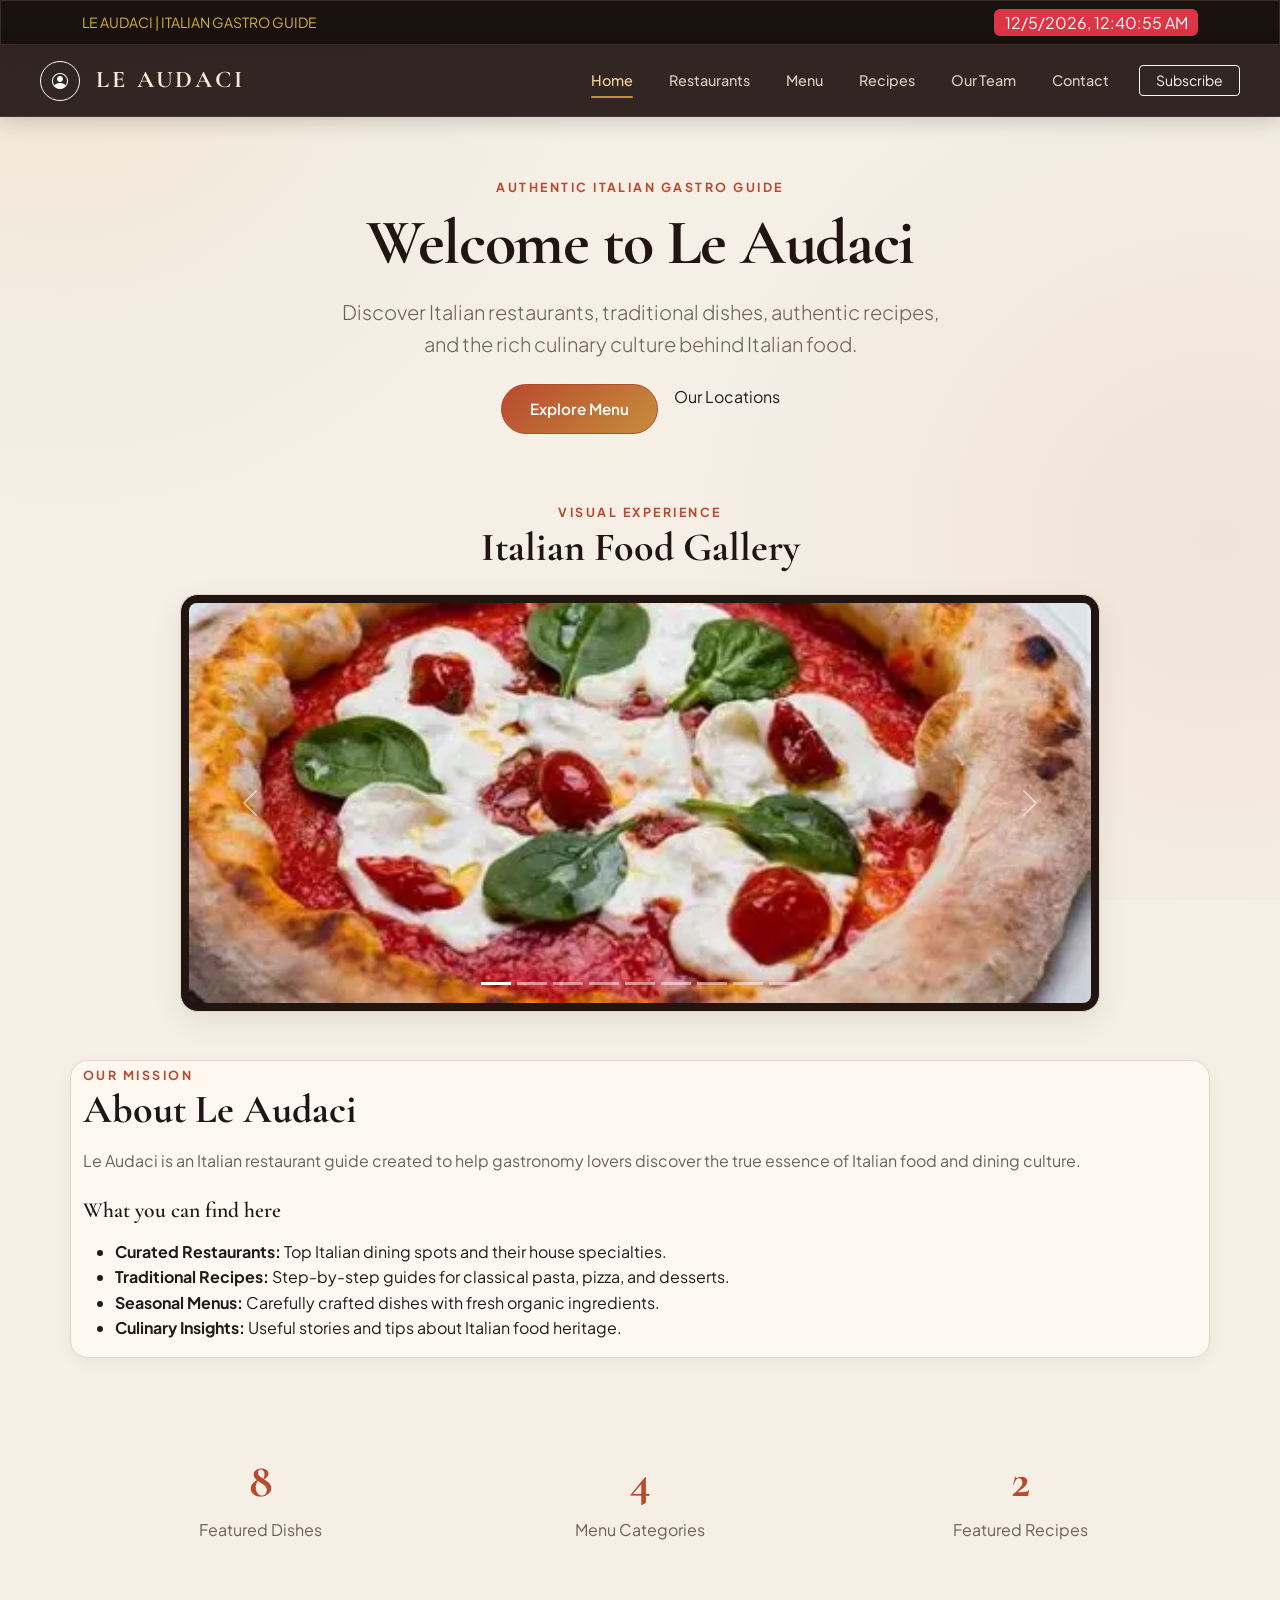
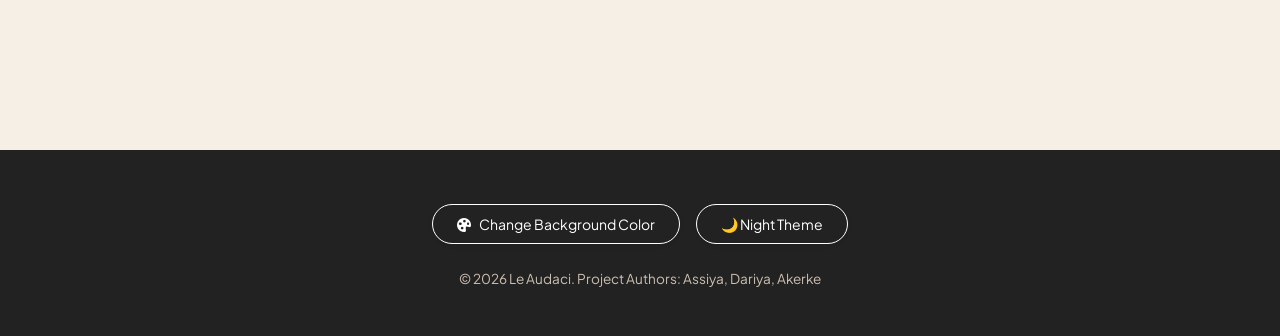
<file: index.html>
<!DOCTYPE html>
<html lang="en">
<head>
    <meta charset="UTF-8">
    <meta name="viewport" content="width=device-width, initial-scale=1.0">
    <title>LE AUDACI — Italian Restaurant & Culinary Guide</title>

    <link rel="stylesheet" href="https://cdn.jsdelivr.net/npm/bootstrap-icons@1.11.3/font/bootstrap-icons.min.css">
    
    <!-- Google Fonts -->
    <link rel="preconnect" href="https://fonts.googleapis.com">
    <link rel="preconnect" href="https://fonts.gstatic.com" crossorigin>
    <link href="https://fonts.googleapis.com/css2?family=Cormorant+Garamond:wght@600;700&family=Plus+Jakarta+Sans:wght@400;500;600;700&display=swap" rel="stylesheet">

    <!-- Bootstrap 5 & Custom CSS -->
    <link href="https://cdn.jsdelivr.net/npm/bootstrap@5.3.3/dist/css/bootstrap.min.css" rel="stylesheet">
    <link rel="stylesheet" href="css/style.css">
</head>
<body>
    
    <div id="scrollProgress"></div>
     <div class="text-white py-2 text-center border-bottom border-secondary"
     style="background-color: #181210;">
        <div class="container d-flex justify-content-between align-items-center">
            <span class="small text-uppercase tracking-wider">LE AUDACI | Italian Gastro Guide</span>
            <span class="badge bg-danger fs-6 fw-normal" id="currentDateTime">Loading date...</span>
        </div>
    </div>



  
<header class="site-header">
    <div class="d-flex align-items-center gap-3">
        <!-- Account Dropdown -->
        <div class="dropdown" id="auth-menu">
            <button
                class="btn btn-outline-light rounded-circle"
                type="button"
                data-bs-toggle="dropdown"
                aria-expanded="false"
                aria-label="Account menu"
                style="width: 40px; height: 40px; min-width: 40px; padding: 0; display: flex; align-items: center; justify-content: center; flex-shrink: 0;">
                <i class="bi bi-person-circle"></i>
            </button>
            <ul class="dropdown-menu" id="auth-menu-items"></ul>
        </div>

        <!-- Website Logo -->
        <a class="navbar-brand logo" href="index.html">
            LE AUDACI
        </a>
    </div>

    <!-- Navigation -->
    <nav class="main-nav">
        <a href="index.html" class="active">Home</a>
        <a href="restaurants.html">Restaurants</a>
        <a href="menu.html">Menu</a>
        <a href="recipes.html">Recipes</a>
        <a href="team.html">Our Team</a>
        <a href="contact.html">Contact</a>

        <button type="button" id="openModalBtn"
                class="btn btn-outline-light btn-sm ms-2 px-3">
            Subscribe
        </button>
    </nav>
</header>




        <main id="main-content">


            <section class="text-center mb-5 py-3">
                <p class="eyebrow">AUTHENTIC ITALIAN GASTRO GUIDE</p>
                <h1 class="mb-3">Welcome to Le Audaci</h1>
                <p id="greeting" class="eyebrow"></p>
                <p class="lead max-w-600 mx-auto mb-4">
                    Discover Italian restaurants, traditional dishes, authentic recipes, and the rich culinary culture behind Italian food.
                </p>
                <div class="d-flex justify-content-center gap-3 flex-wrap">
                    <a href="menu.html" class="btn-vibey">Explore Menu</a>
                    <a href="restaurants.html" class="btn-outline-burgundy">Our Locations</a>
                </div>
            </section>


            <section class="container mb-5">
                <div class="text-center mb-4">
                    <span class="eyebrow">VISUAL EXPERIENCE</span>
                    <h2>Italian Food Gallery</h2>
                </div>

                <div id="foodCarousel" class="carousel slide glass-card p-2" data-bs-ride="carousel">
                    <div class="carousel-indicators">
                        <button type="button" data-bs-target="#foodCarousel" data-bs-slide-to="0" class="active" aria-current="true" aria-label="Slide 1"></button>
                        <button type="button" data-bs-target="#foodCarousel" data-bs-slide-to="1" aria-label="Slide 2"></button>
                        <button type="button" data-bs-target="#foodCarousel" data-bs-slide-to="2" aria-label="Slide 3"></button>
                        <button type="button" data-bs-target="#foodCarousel" data-bs-slide-to="3" aria-label="Slide 4"></button>
                        <button type="button" data-bs-target="#foodCarousel" data-bs-slide-to="4" aria-label="Slide 5"></button>
                        <button type="button" data-bs-target="#foodCarousel" data-bs-slide-to="5" aria-label="Slide 6"></button>
                        <button type="button" data-bs-target="#foodCarousel" data-bs-slide-to="6" aria-label="Slide 7"></button>
                        <button type="button" data-bs-target="#foodCarousel" data-bs-slide-to="7" aria-label="Slide 8"></button>
                        <button type="button" data-bs-target="#foodCarousel" data-bs-slide-to="8" aria-label="Slide 9"></button>
                    </div>

                    <div class="carousel-inner rounded-3">
                        <div class="carousel-item active">
                            <img src="images/dish1.jpg" class="d-block w-100" alt="Italian dish">
                        </div>
                        <div class="carousel-item">
                            <img src="images/dish2.jpg" class="d-block w-100" alt="Italian pasta dish">
                        </div>
                        <div class="carousel-item">
                            <img src="images/dish3.jpg" class="d-block w-100" alt="Italian pizza">
                        </div>
                        <div class="carousel-item">
                            <img src="images/dish4.jpg" class="d-block w-100" alt="Traditional Italian food">
                        </div>
                        <div class="carousel-item">
                            <img src="images/dish5.jpg" class="d-block w-100" alt="Italian restaurant dish">
                        </div>
                        <div class="carousel-item">
                            <img src="images/dish6.jpg" class="d-block w-100" alt="Italian cuisine">
                        </div>
                        <div class="carousel-item">
                            <img src="images/dish7.jpg" class="d-block w-100" alt="Italian meal">
                        </div>
                        <div class="carousel-item">
                            <img src="images/dish8.jpg" class="d-block w-100" alt="Italian food">
                        </div>
                        <div class="carousel-item">
                            <img src="images/dish9.jpg" class="d-block w-100" alt="Italian dessert">
                        </div>
                    </div>

                    <button class="carousel-control-prev" type="button" data-bs-target="#foodCarousel" data-bs-slide="prev">
                        <span class="carousel-control-prev-icon" aria-hidden="true"></span>
                        <span class="visually-hidden">Previous</span>
                    </button>
                    <button class="carousel-control-next" type="button" data-bs-target="#foodCarousel" data-bs-slide="next">
                        <span class="carousel-control-next-icon" aria-hidden="true"></span>
                        <span class="visually-hidden">Next</span>
                    </button>
                </div>
            </section>


            <section class="about-site glass-card container my-5">
                <span class="eyebrow">OUR MISSION</span>
                <h2 class="mb-3">About Le Audaci</h2>
                <p class="mb-4">
                    Le Audaci is an Italian restaurant guide created to help gastronomy lovers discover the true essence of Italian food and dining culture.
                </p>

                <h3>What you can find here</h3>
                <ul class="mt-3">
                    <li><strong>Curated Restaurants:</strong> Top Italian dining spots and their house specialties.</li>
                    <li><strong>Traditional Recipes:</strong> Step-by-step guides for classical pasta, pizza, and desserts.</li>
                    <li><strong>Seasonal Menus:</strong> Carefully crafted dishes with fresh organic ingredients.</li>
                    <li><strong>Culinary Insights:</strong> Useful stories and tips about Italian food heritage.</li>
                </ul>
            </section>

            <section class="statistics container my-5 py-5">
                <div class="row text-center g-4">
                    <div class="col-12 col-md-4">
                        <h2 class="counter" data-count="9">0</h2>
                        <p>Featured Dishes</p>
                    </div>
                    <div class="col-12 col-md-4">
                        <h2 class="counter" data-count="4">0</h2>
                        <p>Menu Categories</p>
                    </div>
                    <div class="col-12 col-md-4">
                        <h2 class="counter" data-count="2">0</h2>
                        <p>Featured Recipes</p>
                    </div>
                </div>
            </section>

        </main>
        <div id="newsletterModal" class="custom-modal-overlay" aria-hidden="true">
            <div class="custom-modal-card p-4 rounded-4 bg-white shadow-lg">
                <div class="d-flex justify-content-between align-items-center mb-3">
                    <h3 class="h4 mb-0 fw-bold text-dark">Subscribe to LE AUDACI</h3>
                    <button type="button" id="closeModalBtn" class="btn-close" aria-label="Close"></button>
                </div>
                <p class="text-muted small">Receive exclusive Italian restaurant recommendations, new chef recipes, and special dining offers directly to your inbox.</p>
                
                <form id="modalSubscribeForm" novalidate>
                    <div class="mb-3">
                        <label for="modalEmail" class="form-label fw-semibold">Email Address</label>
                        <input type="text" inputmode="email" autocomplete="email" class="form-control" id="modalEmail" placeholder="name@example.com" aria-describedby="modalEmailError">
                        <small id="modalEmailError" class="text-danger" role="alert"></small>
                    </div>
                    <div class="mb-3 form-check">
                        <input type="checkbox" class="form-check-input" id="modalCheck" aria-describedby="modalCheckError">
                        <label class="form-check-label text-muted small" for="modalCheck">I agree to receive newsletters and updates.</label>
                        <small id="modalCheckError" class="text-danger d-block" role="alert"></small>
                    </div>
                    <button type="submit" class="btn btn-danger w-100 py-2 fw-semibold">Subscribe Now</button>
                    <div id="modalSuccess" class="text-success small fw-semibold mt-3" role="status"></div>
                </form>
            </div>
        </div>

        <footer>
            <div class="text-center my-4 d-flex justify-content-center align-items-center gap-3 flex-wrap">
                <button id="color-btn" style="border: 1px solid #ffffff; background: transparent; color: #ffffff;" class="px-4 py-2 rounded-pill shadow-sm">
                    <i class="bi bi-palette-fill me-2"></i>Change Background Color
                </button>

                <button id="themeToggleBtn" style="border: 1px solid #ffffff; background: transparent; color: #ffffff;" class="px-4 py-2 rounded-pill shadow-sm">
                    🌙 Night Theme
                </button>
            </div>
            
            <p class="text-center">&copy; 2026 Le Audaci. Project Authors: Assiya, Dariya, Akerke</p>
        </footer>

        <script src="https://cdn.jsdelivr.net/npm/bootstrap@5.3.3/dist/js/bootstrap.bundle.min.js"></script>
        <script src="https://code.jquery.com/jquery-3.7.1.min.js"></script>
        <script src="js/main.js"></script>
        <script src="js/color-changer.js"></script>
        <script src="js/theme.js"></script>
        <script src="js/popup-datetime.js"></script>
        <script src="js/ux-animations.js"></script>
        <script src="js/auth-nav.js"></script>

    </body>
</html>
</file>
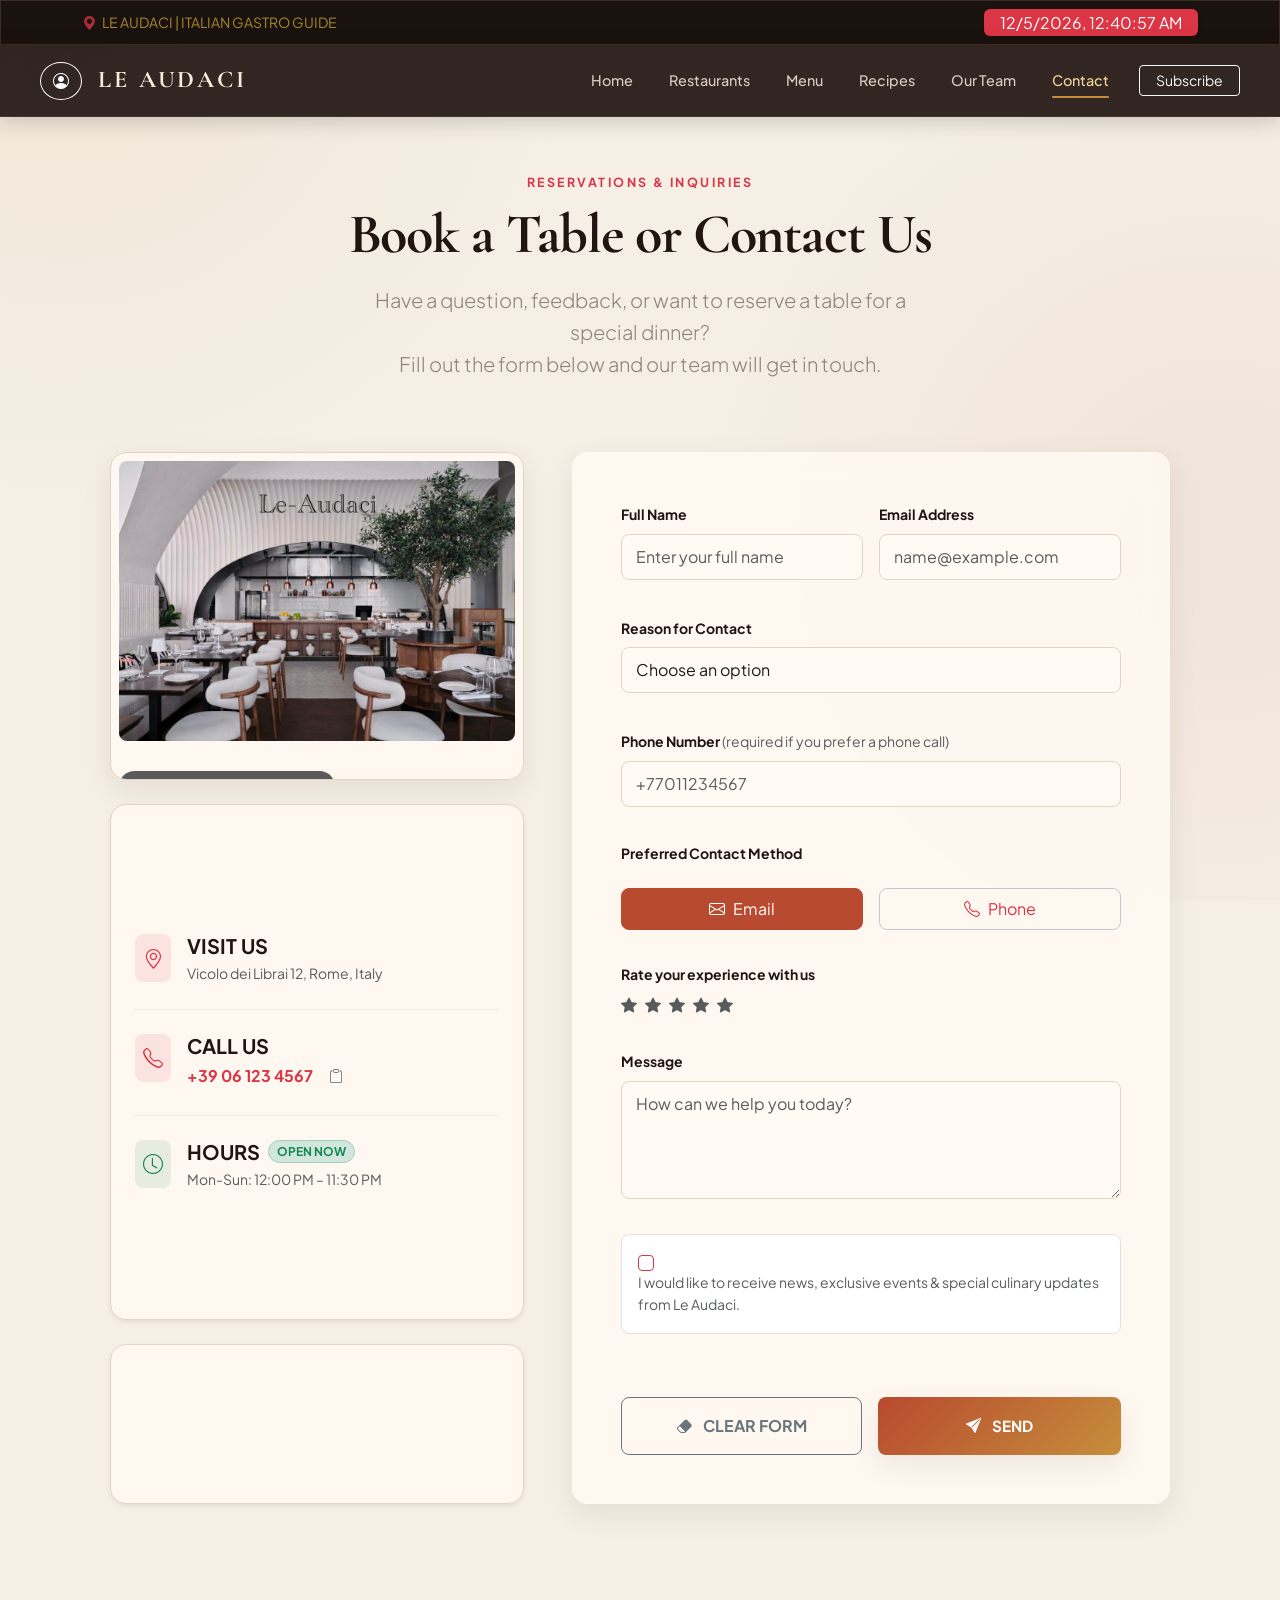
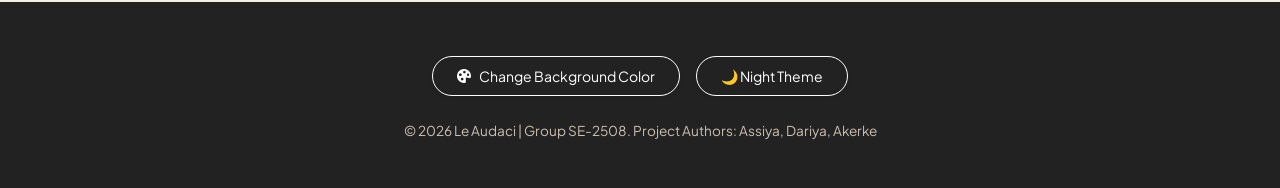
<file: contact.html>
<!DOCTYPE html>
<html lang="en">
<head>
    <meta charset="UTF-8">
    <meta name="viewport" content="width=device-width, initial-scale=1.0">
    <title>LE AUDACI — Book a Table & Contact Us</title>
    <!-- Google Fonts & Bootstrap Icons -->
    <link rel="preconnect" href="https://fonts.googleapis.com">
    <link rel="preconnect" href="https://fonts.gstatic.com" crossorigin>
    <link href="https://fonts.googleapis.com/css2?family=Cormorant+Garamond:ital,wght@0,500;0,600;0,700;1,400&family=Plus+Jakarta+Sans:wght@400;500;600;700&display=swap" rel="stylesheet">
    <link rel="stylesheet" href="https://cdn.jsdelivr.net/npm/bootstrap-icons@1.11.3/font/bootstrap-icons.min.css">
    <!-- Bootstrap 5 & Custom CSS -->
    <link href="https://cdn.jsdelivr.net/npm/bootstrap@5.3.3/dist/css/bootstrap.min.css" rel="stylesheet">
    <link rel="stylesheet" href="css/style.css">
    <!-- TASK 0: Setup jQuery & Main Script -->
    <script src="https://code.jquery.com/jquery-3.7.1.min.js"></script>
    <script src="js/script.js" defer></script>
    <script src="js/contact-validation.js" defer></script>
</head>
<body class="vintage-bg">
    <!-- TASK 4: Scroll Progress Bar Indicator -->
    <div id="scroll-progress"></div>
    <!-- TASK 5: Real-time Date and Time Display Header Bar -->
    <div class="text-white py-2 text-center border-bottom border-secondary"
     style="background-color: #181210;">
        <div class="container d-flex justify-content-between align-items-center">
            <span class="small text-uppercase tracking-wider opacity-75 fs-7"><i class="bi bi-geo-alt-fill me-1 text-danger"></i> LE AUDACI | Italian Gastro Guide</span>
            <span class="badge bg-danger fs-6 fw-normal px-3 py-1.5 shadow-sm" id="currentDateTime">Loading date...</span>
        </div>
    </div>
    <!-- Единая шапка сайта -->
    
<header class="site-header">

    <!-- Logo Group: Account Icon + Website Logo -->
    <div class="d-flex align-items-center gap-3">

        <!-- Account Dropdown -->
        <div class="dropdown" id="auth-menu">
            <button
                class="btn btn-outline-light rounded-circle"
                type="button"
                data-bs-toggle="dropdown"
                aria-expanded="false"
                aria-label="Account menu">

                <i class="bi bi-person-circle"></i>

            </button>

            <ul class="dropdown-menu" id="auth-menu-items"></ul>
        </div>

        <!-- Website Logo -->
        <a class="navbar-brand logo" href="index.html">
            LE AUDACI
        </a>

    </div>

    <!-- Navigation -->
    <nav class="main-nav">
        <a href="index.html">Home</a>
        <a href="restaurants.html">Restaurants</a>
        <a href="menu.html">Menu</a>
        <a href="recipes.html">Recipes</a>
        <a href="team.html">Our Team</a>
        <a href="contact.html" class="active">Contact</a>
        <button type="button" id="openModalBtn" class="btn btn-outline-light btn-sm ms-2 px-3">
            Subscribe
        </button>
    </nav>

</header>

    <!-- Главная секция контактов -->
    <main class="contact-section container py-5">
        <!-- Заголовок страницы (Hero Section) -->
        <section class="text-center mb-5 py-2">
            <p class="eyebrow tracking-widest text-uppercase text-danger mb-2">Reservations & Inquiries</p>
            <h1 class="display-4 fw-bold font-serif mb-3" style="color: var(--espresso, #211512);">Book a Table or Contact Us</h1>
            <p class="lead max-w-600 mx-auto opacity-75">
                Have a question, feedback, or want to reserve a table for a special dinner? <br>Fill out the form below and our team will get in touch.
            </p>
        </section>
        <!-- Асимметричный Двухколоночный Экран -->
        <div class="row g-5 align-items-stretch">
           
            <!-- ЛЕВАЯ КОЛОНКА: Атмосфера, Фото и Живые Данные -->
            <div class="col-12 col-lg-5 d-flex flex-column justify-content-between gap-4">
               
                <!-- TASK 9: Lazy Loaded Image Frame -->
                <div class="glass-card p-2 overflow-hidden rounded-4 shadow-md position-relative group-hover-zoom">
                    <img src="images/placeholder.jpg" data-src="images/restaurant4.jpg" class="img-fluid contact-image rounded-3 w-100 object-fit-cover lazy-img" style="height: 280px;" alt="Italian restaurant interior">
                    <div class="position-absolute top-3 start-3 bg-dark text-white bg-opacity-75 px-3 py-1 rounded-pill small tracking-wider">
                        <i class="bi bi-camera-fill me-1"></i> Trattoria Roma Ambiance
                    </div>
                </div>
                <!-- Блок контактной информации "At a Glance" с кнопками копирования (TASK 8) -->
                <div class="glass-card p-4 rounded-4 shadow-sm flex-grow-1 d-flex flex-column justify-content-center gap-3">
                   
                    <!-- VISIT US + Copy Button -->
                    <div class="d-flex align-items-start gap-3">
                        <div class="icon-circle bg-danger bg-opacity-10 text-danger p-2 rounded-3">
                            <i class="bi bi-geo-alt fs-5"></i>
                        </div>
                        <div>
                            <h5 class="fw-bold mb-1 text-espresso">VISIT US</h5>
                            <p class="mb-0 text-muted small">Vicolo dei Librai 12, Rome, Italy</p>
                        </div>
                    </div>
                    <hr class="my-2 border-secondary-subtle">
                    <!-- CALL US + Copy Button -->
                    <div class="d-flex align-items-start gap-3">
                        <div class="icon-circle bg-danger bg-opacity-10 text-danger p-2 rounded-3">
                            <i class="bi bi-telephone fs-5"></i>
                        </div>
                        <div>
                            <h5 class="fw-bold mb-1 text-espresso">CALL US</h5>
                            <div class="d-flex align-items-center gap-2">
                                <p class="mb-0 text-danger fw-bold" id="phone-number">+39 06 123 4567</p>
                                <button type="button" class="btn btn-sm btn-outline-secondary border-0 copy-btn" data-target="#phone-number" title="Copy Phone Number">
                                    <i class="bi bi-clipboard"></i>
                                </button>
                                <span class="copy-tooltip text-success fw-bold ms-1" style="display: none;">Copied!</span>
                            </div>
                        </div>
                    </div>
                    <hr class="my-2 border-secondary-subtle">
                    <!-- HOURS -->
                    <div class="d-flex align-items-start gap-3">
                        <div class="icon-circle bg-success bg-opacity-10 text-success p-2 rounded-3">
                            <i class="bi bi-clock fs-5"></i>
                        </div>
                        <div>
                            <div class="d-flex align-items-center gap-2 mb-1">
                                <h5 class="fw-bold mb-0 text-espresso">HOURS</h5>
                                <span class="badge bg-success-subtle text-success border border-success-subtle rounded-pill small px-2">OPEN NOW</span>
                            </div>
                            <p class="mb-0 text-muted small">Mon-Sun: 12:00 PM – 11:30 PM</p>
                        </div>
                    </div>
                </div>
                <!-- Мини-карта / Иллюстрация проезда -->
                <div class="glass-card p-2 rounded-4 shadow-sm overflow-hidden" style="height: 160px;">
                    <iframe class="w-100 h-100 rounded-3 border-0 grayscale-map"
                        src="https://www.google.com/maps/embed?pb=!1m18!1m12!1m3!1d2970.1234567!2d12.492!3d41.890!2m3!1f0!2f0!3f0!3m2!1i1024!2i768!4f13.1!3m3!1m2!1s0x0%3A0x0!2zNDHCsDUzJzI0LjAiTiAxMsKwMjknMzEuMiJF!5e0!3m2!1sen!2sit!4v1620000000000!5m2!1sen!2sit"
                        allowfullscreen="" loading="lazy"></iframe>
                </div>
            </div>
            <!-- ПРАВАЯ КОЛОНКА: Интерактивная Форма -->
            <div class="col-12 col-lg-7">
                <form id="contact-form" novalidate class="glass-card p-4 p-md-5 rounded-4 shadow-md h-100 position-relative border border-white border-opacity-50">
                   
                    <div class="row g-3 mb-3">
                        <div class="col-md-6">
                            <label for="name" class="form-label fw-bold text-espresso small">Full Name</label>
                            <input type="text" class="form-control" id="name" name="name" placeholder="Enter your full name" autocomplete="name" aria-describedby="nameError">
                            <small id="nameError" class="text-danger" role="alert"></small>
                        </div>
                        <div class="col-md-6">
                            <label for="email" class="form-label fw-bold text-espresso small">Email Address</label>
                            <input type="text" inputmode="email" autocomplete="email" class="form-control" id="email" name="email" placeholder="name@example.com" aria-describedby="emailError">
                            <small id="emailError" class="text-danger" role="alert"></small>
                        </div>
                    </div>
                    <div class="mb-3">
                        <label for="reason" class="form-label fw-bold text-espresso small">Reason for Contact</label>
                        <select class="form-select" id="reason" name="reason" aria-describedby="reasonError">
                            <option value="" selected disabled>Choose an option</option>
                            <option value="reservation">Table Reservation</option>
                            <option value="question">General Question</option>
                            <option value="feedback">Feedback</option>
                        </select>
                        <small id="reasonError" class="text-danger" role="alert"></small>
                    </div>
                    <div class="mb-3">
                        <label for="phone" class="form-label fw-bold text-espresso small">Phone Number <span class="fw-normal text-muted">(required if you prefer a phone call)</span></label>
                        <input type="text" inputmode="tel" autocomplete="tel" class="form-control" id="phone" name="phone" placeholder="+77011234567" aria-describedby="phoneError">
                        <small id="phoneError" class="text-danger" role="alert"></small>
                    </div>
                    <!-- Продвинутые радио-карточки -->
                    <fieldset class="mb-3">
                        <legend class="form-label fw-bold text-espresso small mb-2">Preferred Contact Method</legend>
                        <div class="row g-3">
                            <div class="col-6">
                                <input class="btn-check" type="radio" name="contact-method" id="contact-email" value="email" checked>
                                <label class="btn btn-outline-danger w-100 py-2 d-flex align-items-center justify-content-center gap-2 rounded-3 border-secondary-subtle" for="contact-email">
                                    <i class="bi bi-envelope"></i> Email
                                </label>
                            </div>
                            <div class="col-6">
                                <input class="btn-check" type="radio" name="contact-method" id="contact-phone" value="phone">
                                <label class="btn btn-outline-danger w-100 py-2 d-flex align-items-center justify-content-center gap-2 rounded-3 border-secondary-subtle" for="contact-phone">
                                    <i class="bi bi-telephone"></i> Phone
                                </label>
                            </div>
                        </div>
                    </fieldset>
                    <!-- Rating Stars -->
                    <div class="mb-3">
                        <label class="form-label fw-bold text-espresso small">
                            Rate your experience with us
                        </label>

                        <div class="d-flex gap-2 fs-4" id="ratingContainer"
                            role="group" aria-label="Rating">

                            <button type="button" class="star-icon btn p-0 border-0 bg-transparent text-muted"
                                    data-value="1" aria-label="Rate 1 out of 5">
                                <i class="bi bi-star-fill" aria-hidden="true"></i>
                            </button>

                            <button type="button" class="star-icon btn p-0 border-0 bg-transparent text-muted"
                                    data-value="2" aria-label="Rate 2 out of 5">
                                <i class="bi bi-star-fill" aria-hidden="true"></i>
                            </button>

                            <button type="button" class="star-icon btn p-0 border-0 bg-transparent text-muted"
                                    data-value="3" aria-label="Rate 3 out of 5">
                                <i class="bi bi-star-fill" aria-hidden="true"></i>
                            </button>

                            <button type="button" class="star-icon btn p-0 border-0 bg-transparent text-muted"
                                    data-value="4" aria-label="Rate 4 out of 5">
                                <i class="bi bi-star-fill" aria-hidden="true"></i>
                            </button>

                            <button type="button" class="star-icon btn p-0 border-0 bg-transparent text-muted"
                                    data-value="5" aria-label="Rate 5 out of 5">
                                <i class="bi bi-star-fill" aria-hidden="true"></i>
                            </button>

                        </div>

                        <input type="hidden" id="ratingValue" name="rating" value="0">
                    </div>
                    <div class="mb-3">
                        <label for="message" class="form-label fw-bold text-espresso small">Message</label>
                        <textarea class="form-control" id="message" name="message" rows="4" placeholder="How can we help you today?" aria-describedby="messageError"></textarea>
                        <small id="messageError" class="text-danger" role="alert"></small>
                    </div>
                    <div class="form-check mb-4 bg-white bg-opacity-30 p-3 rounded-3 border border-dashed">
                        <input class="form-check-input ms-0 me-2 border-danger" type="checkbox" id="updates" name="updates">
                        <label class="form-check-label text-muted small" for="updates">
                            I would like to receive news, exclusive events & special culinary updates from Le Audaci.
                        </label>
                    </div>
                    <!-- Hidden Success Message Container -->
                    <div id="successMessage" class="alert alert-success d-none mb-4 shadow-sm border-0" role="alert" style="background-color: #e2f0e6; color: #2e5c3e;">
                        <i class="bi bi-check-circle-fill me-2"></i> <strong>Grazie!</strong> Your message has been sent successfully.
                    </div>
                    <!-- TASK 3: Reset Button & TASK 6: Submit Button with Spinner -->
                    <div class="d-flex gap-3 mt-4">
                        <button type="button" id="resetFormBtn" class="btn btn-outline-secondary w-50 py-3 rounded-3 fw-bold tracking-wider text-uppercase">
                            <i class="bi bi-eraser-fill me-2"></i> Clear Form
                        </button>
                        <button type="submit" id="submitBtn" class="btn-vibey w-50 py-3 shadow-md border-0 text-white fw-bold tracking-wider text-uppercase rounded-3 d-flex align-items-center justify-content-center">
                            <span class="spinner-border spinner-border-sm d-none me-2" role="status" aria-hidden="true"></span>
                            <span class="btn-text"><i class="bi bi-send-fill me-2"></i> Send</span>
                        </button>
                    </div>
                </form>
            </div>
           
        </div>
    </main>
    <!-- TASK 3: Pop-up / Modal Window -->
       <div id="newsletterModal" class="custom-modal-overlay" aria-hidden="true">
            <div class="custom-modal-card p-4 rounded-4 bg-white shadow-lg">
                <div class="d-flex justify-content-between align-items-center mb-3">
                    <h3 class="h4 mb-0 fw-bold text-dark">Subscribe to LE AUDACI</h3>
                    <button type="button" id="closeModalBtn" class="btn-close" aria-label="Close"></button>
                </div>
                <p class="text-muted small">Receive exclusive Italian restaurant recommendations, new chef recipes, and special dining offers directly to your inbox.</p>
                
                <form id="modalSubscribeForm" novalidate>
                    <div class="mb-3">
                        <label for="modalEmail" class="form-label fw-semibold">Email Address</label>
                        <input type="text" inputmode="email" autocomplete="email" class="form-control" id="modalEmail" placeholder="name@example.com" aria-describedby="modalEmailError">
                        <small id="modalEmailError" class="text-danger" role="alert"></small>
                    </div>
                    <div class="mb-3 form-check">
                        <input type="checkbox" class="form-check-input" id="modalCheck" aria-describedby="modalCheckError">
                        <label class="form-check-label text-muted small" for="modalCheck">I agree to receive newsletters and updates.</label>
                        <small id="modalCheckError" class="text-danger d-block" role="alert"></small>
                    </div>
                    <button type="submit" class="btn btn-danger w-100 py-2 fw-semibold">Subscribe Now</button>
                    <div id="modalSuccess" class="text-success small fw-semibold mt-3" role="status"></div>
                </form>
            </div>
        </div>
    <!-- Единый подвал -->
    <footer>
       <div class="text-center my-4 d-flex justify-content-center align-items-center gap-3 flex-wrap">
                <button id="color-btn" style="border: 1px solid #ffffff; background: transparent; color: #ffffff;" class="px-4 py-2 rounded-pill shadow-sm">
                    <i class="bi bi-palette-fill me-2"></i>Change Background Color
                </button>
              <button id="themeToggleBtn" style="border: 1px solid #ffffff; background: transparent; color: #ffffff;" class="px-4 py-2 rounded-pill shadow-sm">
                    🌙 Night Theme
                </button>
            </div>
        </div>
        <p>&copy; 2026 Le Audaci | Group SE-2508. Project Authors: Assiya, Dariya, Akerke</p>
    </footer>
    <!-- Bootstrap JS -->
    <script src="https://cdn.jsdelivr.net/npm/bootstrap@5.3.3/dist/js/bootstrap.bundle.min.js"></script>
    <!-- Dynamic scripts -->
    <script src="js/popup-datetime.js"></script>
    <script src="js/main.js"></script>
    <script src="js/color-changer.js"></script>
    <script src="js/theme.js"></script>
    <script src="js/auth-nav.js"></script>
   
    <script>
        document.addEventListener('DOMContentLoaded', function() {
            const colorBtn = document.getElementById('color-btn');
            if (colorBtn) {
                const bgColors = ['#f9f6f0', '#e3f2fd', '#e8f5e9', '#fff3e0', '#f3e5f5', '#faedcd'];
                colorBtn.addEventListener('click', function() {
                    const randomIndex = Math.floor(Math.random() * bgColors.length);
                    document.body.style.backgroundColor = bgColors[randomIndex];
                });
            }
        });
    </script>
   <!-- Контейнер для всплывающих уведомлений (обычно в правом или левом нижнем углу) -->
    <div id="toast-container" style="position: fixed; bottom: 20px; right: 20px; z-index: 9999; display: flex; flex-direction: column; gap: 10px;"></div>
    
</body>
</html>
</file>
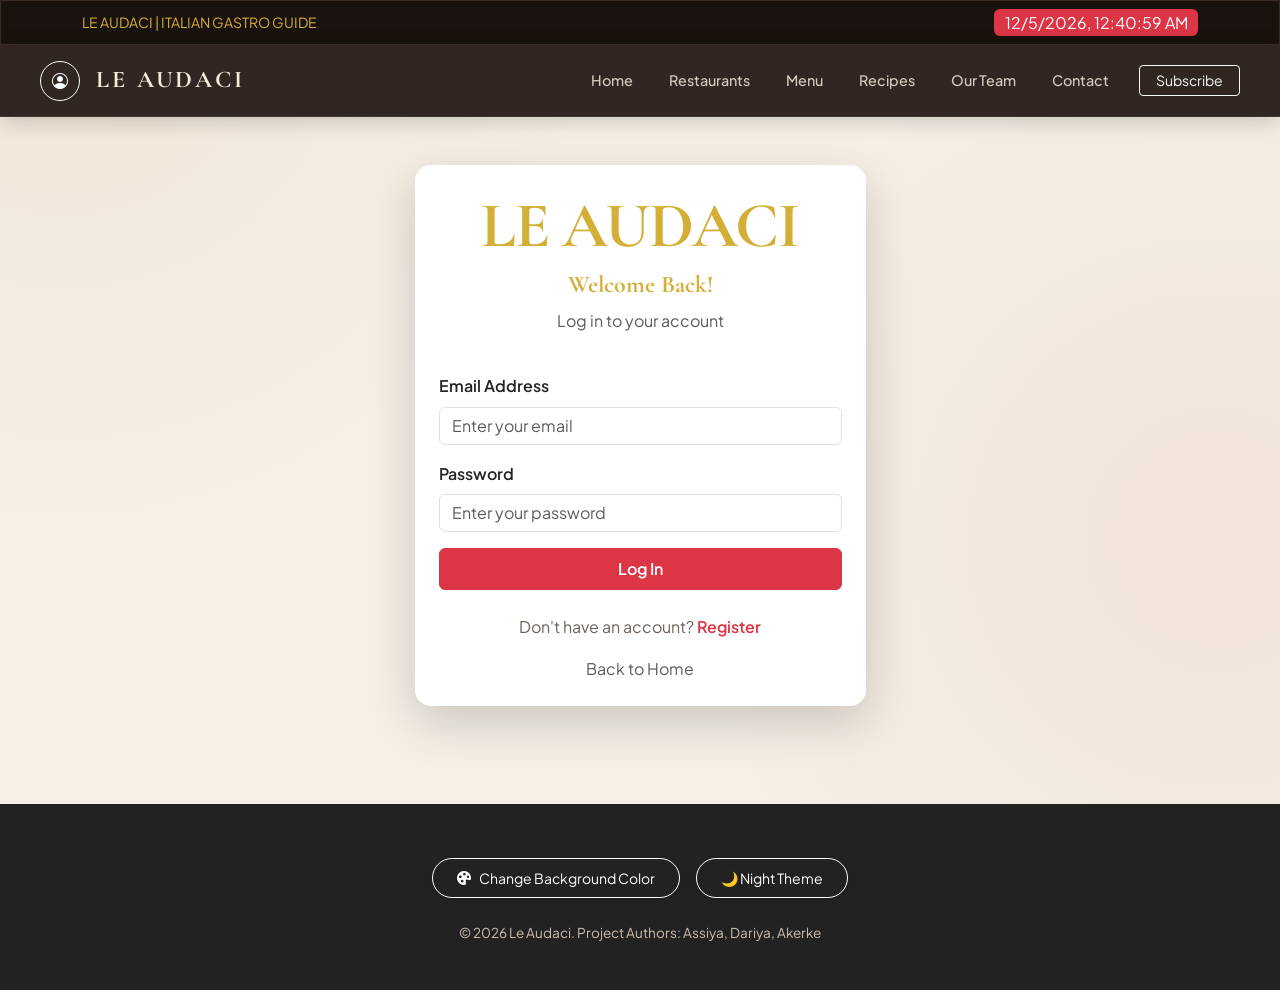
<file: login.html>
<!DOCTYPE html>
<html lang="en">
<head>
    <meta charset="UTF-8">
    <meta name="viewport" content="width=device-width, initial-scale=1.0">

    <title>Login | LE AUDACI</title>
   <link rel="stylesheet" href="https://cdn.jsdelivr.net/npm/bootstrap-icons@1.11.3/font/bootstrap-icons.min.css">
    <link href="https://cdn.jsdelivr.net/npm/bootstrap@5.3.3/dist/css/bootstrap.min.css" rel="stylesheet">
    <link rel="stylesheet" href="css/style.css">
</head>

<body>
     <div id="scrollProgress"></div>
      <div class="text-white py-2 text-center border-bottom border-secondary"
     style="background-color: #181210;">
        <div class="container d-flex justify-content-between align-items-center">
            <span class="small text-uppercase tracking-wider">LE AUDACI | Italian Gastro Guide</span>
            <span class="badge bg-danger fs-6 fw-normal" id="currentDateTime">Loading date...</span>
        </div>
    </div>

        
<header class="site-header">
    <div class="d-flex align-items-center gap-3">

        <!-- Account Dropdown -->
        <div class="dropdown" id="auth-menu">
            <button
                class="btn btn-outline-light rounded-circle"
                type="button"
                data-bs-toggle="dropdown"
                aria-expanded="false"
                aria-label="Account menu"
                style="width: 40px; height: 40px; min-width: 40px; padding: 0; display: flex; align-items: center; justify-content: center; flex-shrink: 0;">
                <i class="bi bi-person-circle"></i>
            </button>
            <ul class="dropdown-menu" id="auth-menu-items"></ul>
        </div>

        <!-- Website Logo -->
        <a class="navbar-brand logo" href="index.html">
            LE AUDACI
        </a>
    </div>

    <!-- Navigation -->
    <nav class="main-nav">
        <a href="index.html">Home</a>
        <a href="restaurants.html">Restaurants</a>
        <a href="menu.html">Menu</a>
        <a href="recipes.html">Recipes</a>
        <a href="team.html">Our Team</a>
        <a href="contact.html">Contact</a>

        <button type="button" id="openModalBtn"
                class="btn btn-outline-light btn-sm ms-2 px-3">
            Subscribe
        </button>
    </nav>
</header>


    <main class="container py-5">
        <div class="row justify-content-center">
            <div class="col-md-6 col-lg-5">

                <div class="card shadow-lg border-0 rounded-4 p-4">

                    <div class="text-center mb-4">
                        <h1 class="fw-bold text-espresso">LE AUDACI</h1>
                        <h2 class="h4 fw-bold">Welcome Back!</h2>
                        <p class="text-muted">
                            Log in to your account
                        </p>
                    </div>

                    <form id="login-form" novalidate>

                        <div class="mb-3">
                            <label for="login-email" class="form-label fw-semibold">
                                Email Address
                            </label>

                            <input
                                type="text"
                                inputmode="email"
                                autocomplete="email"
                                id="login-email"
                                class="form-control"
                                placeholder="Enter your email"
                            >

                            <small id="login-email-error" class="text-danger"></small>
                        </div>

                        <div class="mb-3">
                            <label for="login-password" class="form-label fw-semibold">
                                Password
                            </label>

                            <input
                                type="password"
                                id="login-password"
                                class="form-control"
                                placeholder="Enter your password"
                            >

                            <small id="login-password-error" class="text-danger"></small>
                        </div>

                        <p id="login-error" class="text-danger text-center"></p>

                        <button type="submit" class="btn btn-danger w-100 py-2 fw-semibold">
                            Log In
                        </button>

                    </form>

                    <p class="text-center mt-4 mb-0">
                        Don't have an account?
                        <a href="register.html" class="text-danger fw-semibold">
                            Register
                        </a>
                    </p>

                    <a href="index.html" class="text-center text-muted mt-3">
                        Back to Home
                    </a>

                </div>
            </div>
        </div>
    </main>
       <footer>
    <div class="text-center my-4 d-flex justify-content-center align-items-center gap-3 flex-wrap">

        <button id="color-btn" style="border: 1px solid #ffffff; background: transparent; color: #ffffff;" class="px-4 py-2 rounded-pill shadow-sm">
            <i class="bi bi-palette-fill me-2"></i>Change Background Color
        </button>


        <button id="themeToggleBtn" style="border: 1px solid #ffffff; background: transparent; color: #ffffff;" class="px-4 py-2 rounded-pill shadow-sm">
            🌙 Night Theme
        </button>
    </div>
    
    <p class="text-center">&copy; 2026 Le Audaci. Project Authors: Assiya, Dariya, Akerke</p>
</footer>
    <!-- Bootstrap JS -->
    <script src="https://cdn.jsdelivr.net/npm/bootstrap@5.3.3/dist/js/bootstrap.bundle.min.js"></script>
    <script src="js/color-changer.js"></script>


    <script src="js/theme.js"></script>
    <script>

        document.addEventListener('DOMContentLoaded', () => {
            if (localStorage.getItem('site-theme') === 'dark') {
                document.body.classList.add('dark-theme');
            }
        });
    </script>

     <script src="js/popup-datetime.js"></script>
     <script src="js/main.js"></script>
     <script src="js/auth-nav.js"></script>
     <script src="js/login.js"></script>


        <div id="newsletterModal" class="custom-modal-overlay" aria-hidden="true">
        <div class="custom-modal-card p-4 rounded-4 bg-white shadow-lg">
            <div class="d-flex justify-content-between align-items-center mb-3">
                <h3 class="h4 mb-0 fw-bold text-dark">Subscribe to LE AUDACI</h3>
                <button type="button" id="closeModalBtn" class="btn-close" aria-label="Close"></button>
            </div>
            <p class="text-muted small">Receive exclusive Italian restaurant recommendations, new chef recipes, and special dining offers directly to your inbox.</p>
            
            <form id="modalSubscribeForm" novalidate>
                    <div class="mb-3">
                        <label for="modalEmail" class="form-label fw-semibold">Email Address</label>
                        <input type="text" inputmode="email" autocomplete="email" class="form-control" id="modalEmail" placeholder="name@example.com" aria-describedby="modalEmailError">
                        <small id="modalEmailError" class="text-danger" role="alert"></small>
                    </div>
                    <div class="mb-3 form-check">
                        <input type="checkbox" class="form-check-input" id="modalCheck" aria-describedby="modalCheckError">
                        <label class="form-check-label text-muted small" for="modalCheck">I agree to receive newsletters and updates.</label>
                        <small id="modalCheckError" class="text-danger d-block" role="alert"></small>
                    </div>
                    <button type="submit" class="btn btn-danger w-100 py-2 fw-semibold">Subscribe Now</button>
                    <div id="modalSuccess" class="text-success small fw-semibold mt-3" role="status"></div>
                </form>
        </div>
    </div> 
</body>
</html>
</file>
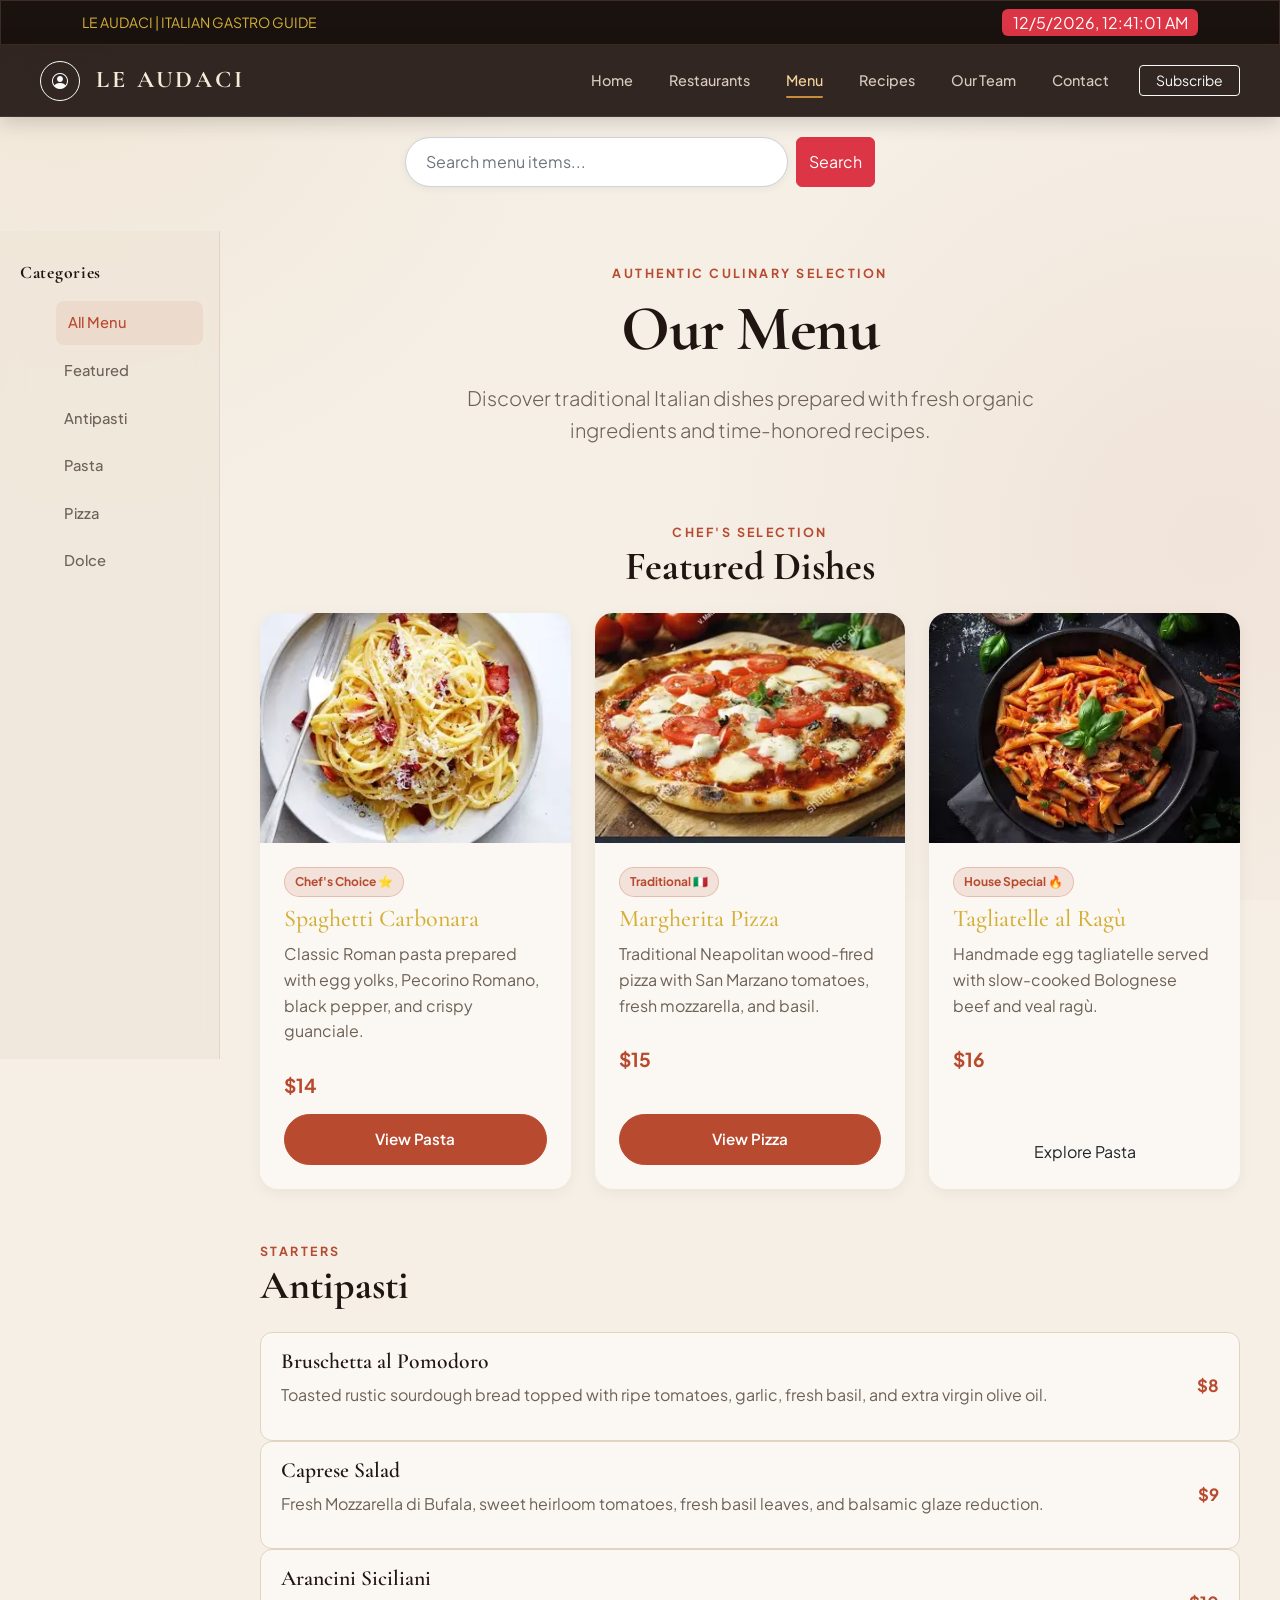
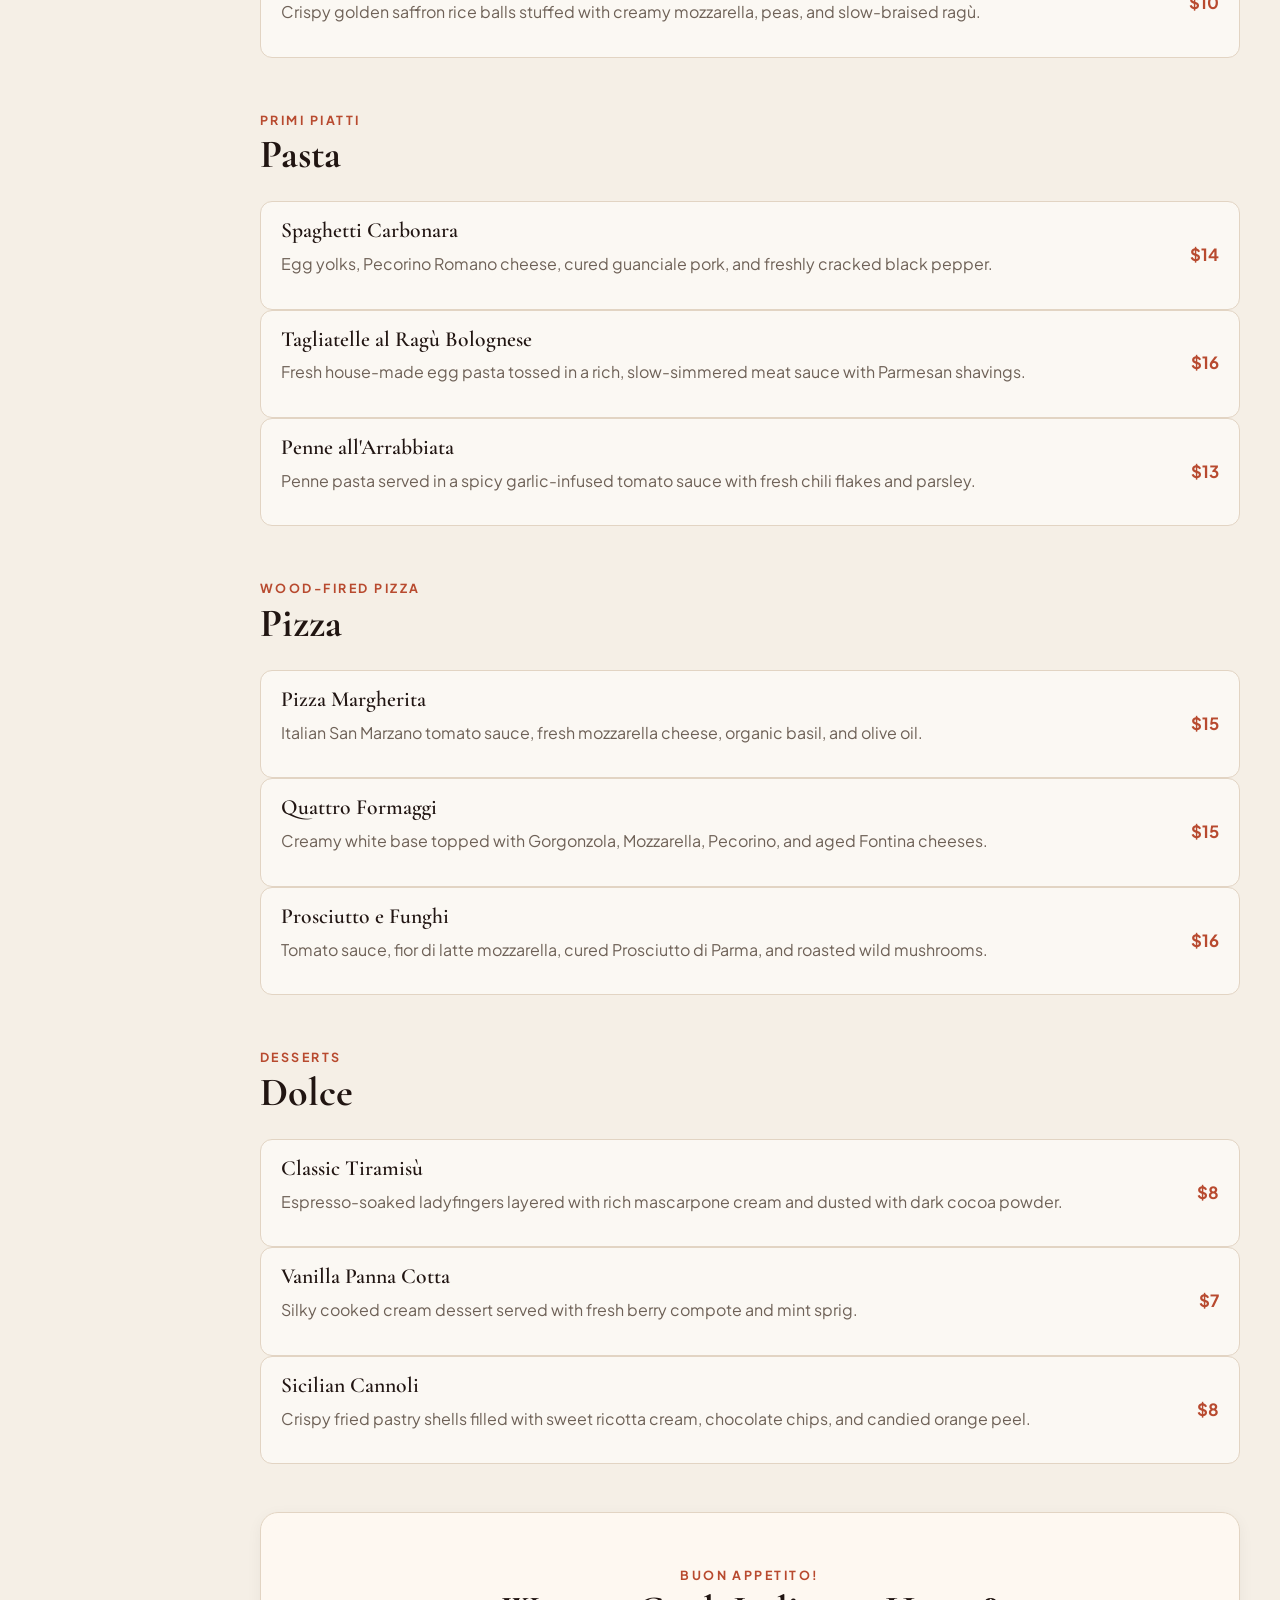
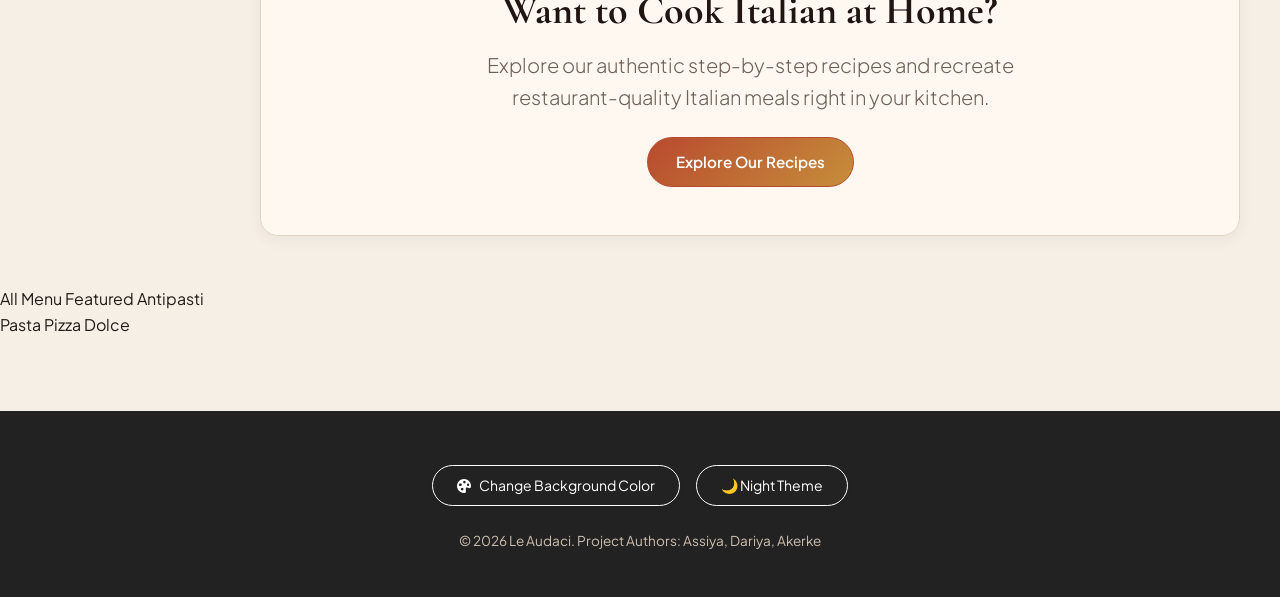
<file: menu.html>
<!DOCTYPE html>
<html lang="en">
    <head>
        <meta charset="UTF-8">
        <meta name="viewport" content="width=device-width, initial-scale=1.0">
        <title>LE AUDACI — Italian Menu</title>

        <link rel="stylesheet" href="https://cdn.jsdelivr.net/npm/bootstrap-icons@1.11.3/font/bootstrap-icons.min.css">

        <link rel="preconnect" href="https://fonts.googleapis.com">
        <link rel="preconnect" href="https://fonts.gstatic.com" crossorigin>
        <link href="https://fonts.googleapis.com/css2?family=Cormorant+Garamond:wght@600;700&family=Plus+Jakarta+Sans:wght@400;500;600;700&display=swap" rel="stylesheet">

        <link href="https://cdn.jsdelivr.net/npm/bootstrap@5.3.3/dist/css/bootstrap.min.css" rel="stylesheet">
        <link rel="stylesheet" href="css/style.css">

        <script src="https://code.jquery.com/jquery-3.7.1.min.js"></script>
        <script src="js/main.js"></script>
    </head>

    <body>
    
        <div id="scrollProgress"></div>
        <div class="text-white py-2 text-center border-bottom border-secondary"
     style="background-color: #181210;">
        <div class="container d-flex justify-content-between align-items-center">
            <span class="small text-uppercase tracking-wider">LE AUDACI | Italian Gastro Guide</span>
            <span class="badge bg-danger fs-6 fw-normal" id="currentDateTime">Loading date...</span>
        </div>
    </div>

        
<header class="site-header">

    <!-- Account Icon + Logo -->
    <div class="d-flex align-items-center gap-3">

        <div class="dropdown" id="auth-menu">
            <button
                class="btn btn-outline-light rounded-circle"
                type="button"
                data-bs-toggle="dropdown"
                aria-expanded="false"
                aria-label="Account menu"
                style="width: 40px; height: 40px; min-width: 40px; padding: 0; display: flex; align-items: center; justify-content: center; flex-shrink: 0;">

                <i class="bi bi-person-circle"></i>
            </button>

            <ul class="dropdown-menu" id="auth-menu-items"></ul>
        </div>

        <a class="navbar-brand logo" href="index.html">
            LE AUDACI
        </a>

    </div>

    <!-- Navigation -->
    <nav class="main-nav">
        <a href="index.html">Home</a>
        <a href="restaurants.html">Restaurants</a>
        <a href="menu.html" class="active">Menu</a>
        <a href="recipes.html">Recipes</a>
        <a href="team.html">Our Team</a>
        <a href="contact.html">Contact</a>

        <button type="button" id="openModalBtn"
                class="btn btn-outline-light btn-sm ms-2 px-3">
            Subscribe
        </button>
    </nav>

</header>
        
        <div class="search-section">

            <div class="d-flex gap-2">
                <input
                    type="text"
                    id="searchInput"
                    placeholder="Search menu items..."
                    class="form-control"
                    autocomplete="off"
                >

                <button
                    type="button"
                    id="menuSearchBtn"
                    class="btn btn-danger"
                >
                    Search
                </button>
            </div>

            <div id="autocomplete-list"></div>

            <p id="menuNoResults" class="text-danger mt-3" hidden>
                No matching dishes found.
            </p>

        </div>



        <main class="dariya-layout container-fluid py-4 px-0">


            <aside class="sidebar">
                <h2>Categories</h2>
                <ul>
                    <li><a href="#" class="category-link active" data-category="all">All Menu</a></li>
                    <li><a href="#featured">Featured</a></li>
                    <li><a href="#antipasti">Antipasti</a></li>
                    <li><a href="#pasta">Pasta</a></li>
                    <li><a href="#pizza">Pizza</a></li>
                    <li><a href="#dolce">Dolce</a></li>
                </ul>
            </aside>
            <div class="categories-menu">
            <a href="#" class="category-link active" data-category="all">All Menu</a>
            <a href="#" class="category-link active" data-category="featured">Featured</a>
            <a href="#" class="category-link" data-category="antipasti">Antipasti</a>
            <a href="#" class="category-link" data-category="pasta">Pasta</a>
            <a href="#" class="category-link" data-category="pizza">Pizza</a>
            <a href="#" class="category-link" data-category="dolce">Dolce</a>
        </div>

            <div class="menu-page mx-auto">

                <section class="menu-header text-center mb-5 py-2">
                    <p class="eyebrow">AUTHENTIC CULINARY SELECTION</p>
                    <h1 class="mb-3">Our Menu</h1>
                    <p class="lead max-w-600 mx-auto">
                        Discover traditional Italian dishes prepared with fresh organic ingredients and time-honored recipes.
                    </p>
                </section>

                <section id="featured" class="featured-section mb-5">
                    <div class="text-center mb-4">
                        <span class="eyebrow">CHEF'S SELECTION</span>
                        <h2>Featured Dishes</h2>
                    </div>

                

                    <div class="row g-4">

                        <div class="col-12 col-md-6 col-lg-4">
                            <article class="card menu-card h-100 border-0 glass-card">
                                <img src="images/carbonara.jpg"
                                    class="card-img-top menu-card-image"
                                    alt="Spaghetti Carbonara">

                                <div class="card-body d-flex flex-column p-4">
                                    <span class="badge-vibey w-auto align-self-start">
                                        Chef's Choice ⭐️
                                    </span>

                                    <h3 class="card-title h4 mb-2">
                                        Spaghetti Carbonara
                                    </h3>

                                    <p class="card-text mb-3">
                                        Classic Roman pasta prepared with egg yolks, Pecorino Romano,
                                        black pepper, and crispy guanciale.
                                    </p>

                                    <p class="menu-price">$14</p>

                                    <a href="#pasta"
                                    class="btn-burgundy mt-auto text-center">
                                        View Pasta
                                    </a>
                                </div>
                            </article>
                        </div>

                        <div class="col-12 col-md-6 col-lg-4">
                            <article class="card menu-card h-100 border-0 glass-card">
                                <img src="images/pizza.jpg"
                                    class="card-img-top menu-card-image"
                                    alt="Margherita Pizza">

                                <div class="card-body d-flex flex-column p-4">
                                    <span class="badge-vibey w-auto align-self-start">
                                        Traditional 🇮🇹
                                    </span>

                                    <h3 class="card-title h4 mb-2">
                                        Margherita Pizza
                                    </h3>

                                    <p class="card-text mb-3">
                                        Traditional Neapolitan wood-fired pizza with San Marzano
                                        tomatoes, fresh mozzarella, and basil.
                                    </p>

                                    <p class="menu-price">$15</p>

                                    <a href="#pizza"
                                    class="btn-burgundy mt-auto text-center">
                                        View Pizza
                                    </a>
                                </div>
                            </article>
                        </div>

                        <div class="col-12 col-md-6 col-lg-4">
                            <article class="card menu-card h-100 border-0 glass-card">
                                <img src="images/pasta.jpg"
                                    class="card-img-top menu-card-image"
                                    alt="Tagliatelle al Ragù">

                                <div class="card-body d-flex flex-column p-4">
                                    <span class="badge-vibey w-auto align-self-start">
                                        House Special 🔥
                                    </span>

                                    <h3 class="card-title h4 mb-2">
                                        Tagliatelle al Ragù
                                    </h3>

                                    <p class="card-text mb-3">
                                        Handmade egg tagliatelle served with slow-cooked Bolognese
                                        beef and veal ragù.
                                    </p>

                                    <p class="menu-price">$16</p>

                                    <a href="#pasta"
                                    class="btn-outline-burgundy mt-auto text-center">
                                        Explore Pasta
                                    </a>
                                </div>
                            </article>
                        </div>

                    </div>
                </section>

                <section id="antipasti" class="menu-section mb-5">
                    <span class="eyebrow">STARTERS</span>
                    <h2 class="mb-4">Antipasti</h2>

                    <div class="menu-list">

                        <div class="menu-item">
                            <div>
                                <h3>Bruschetta al Pomodoro</h3>
                                <p>
                                    Toasted rustic sourdough bread topped with ripe tomatoes,
                                    garlic, fresh basil, and extra virgin olive oil.
                                </p>
                            </div>
                            <strong>$8</strong>
                        </div>

                        <div class="menu-item">
                            <div>
                                <h3>Caprese Salad</h3>
                                <p>
                                    Fresh Mozzarella di Bufala, sweet heirloom tomatoes,
                                    fresh basil leaves, and balsamic glaze reduction.
                                </p>
                            </div>
                            <strong>$9</strong>
                        </div>

                        <div class="menu-item">
                            <div>
                                <h3>Arancini Siciliani</h3>
                                <p>
                                    Crispy golden saffron rice balls stuffed with creamy
                                    mozzarella, peas, and slow-braised ragù.
                                </p>
                            </div>
                            <strong>$10</strong>
                        </div>

                    </div>
                </section>

                <section id="pasta" class="menu-section mb-5">
                    <span class="eyebrow">PRIMI PIATTI</span>
                    <h2 class="mb-4">Pasta</h2>

                    <div class="menu-list">

                        <div class="menu-item">
                            <div>
                                <h3>Spaghetti Carbonara</h3>
                                <p>
                                    Egg yolks, Pecorino Romano cheese, cured guanciale pork,
                                    and freshly cracked black pepper.
                                </p>
                            </div>
                            <strong>$14</strong>
                        </div>

                        <div class="menu-item">
                            <div>
                                <h3>Tagliatelle al Ragù Bolognese</h3>
                                <p>
                                    Fresh house-made egg pasta tossed in a rich,
                                    slow-simmered meat sauce with Parmesan shavings.
                                </p>
                            </div>
                            <strong>$16</strong>
                        </div>

                        <div class="menu-item">
                            <div>
                                <h3>Penne all'Arrabbiata</h3>
                                <p>
                                    Penne pasta served in a spicy garlic-infused tomato sauce
                                    with fresh chili flakes and parsley.
                                </p>
                            </div>
                            <strong>$13</strong>
                        </div>

                    </div>
                </section>

                <section id="pizza" class="menu-section mb-5">
                    <span class="eyebrow">WOOD-FIRED PIZZA</span>
                    <h2 class="mb-4">Pizza</h2>

                    <div class="menu-list">

                        <div class="menu-item">
                            <div>
                                <h3>Pizza Margherita</h3>
                                <p>
                                    Italian San Marzano tomato sauce, fresh mozzarella cheese,
                                    organic basil, and olive oil.
                                </p>
                            </div>
                            <strong>$15</strong>
                        </div>

                        <div class="menu-item">
                            <div>
                                <h3>Quattro Formaggi</h3>
                                <p>
                                    Creamy white base topped with Gorgonzola, Mozzarella,
                                    Pecorino, and aged Fontina cheeses.
                                </p>
                            </div>
                            <strong>$15</strong>
                        </div>

                        <div class="menu-item">
                            <div>
                                <h3>Prosciutto e Funghi</h3>
                                <p>
                                    Tomato sauce, fior di latte mozzarella, cured Prosciutto
                                    di Parma, and roasted wild mushrooms.
                                </p>
                            </div>
                            <strong>$16</strong>
                        </div>

                    </div>
                </section>

                <section id="dolce" class="menu-section mb-5">
                    <span class="eyebrow">DESSERTS</span>
                    <h2 class="mb-4">Dolce</h2>

                    <div class="menu-list">

                        <div class="menu-item">
                            <div>
                                <h3>Classic Tiramisù</h3>
                                <p>
                                    Espresso-soaked ladyfingers layered with rich mascarpone
                                    cream and dusted with dark cocoa powder.
                                </p>
                            </div>
                            <strong>$8</strong>
                        </div>

                        <div class="menu-item">
                            <div>
                                <h3>Vanilla Panna Cotta</h3>
                                <p>
                                    Silky cooked cream dessert served with fresh berry
                                    compote and mint sprig.
                                </p>
                            </div>
                            <strong>$7</strong>
                        </div>

                        <div class="menu-item">
                            <div>
                                <h3>Sicilian Cannoli</h3>
                                <p>
                                    Crispy fried pastry shells filled with sweet ricotta cream,
                                    chocolate chips, and candied orange peel.
                                </p>
                            </div>
                            <strong>$8</strong>
                        </div>

                    </div>
                </section>

                <section class="choice-section glass-card text-center p-5">
                    <span class="eyebrow">BUON APPETITO!</span>

                    <h2 class="mb-3">
                        Want to Cook Italian at Home?
                    </h2>

                    <p class="lead max-w-600 mx-auto mb-4">
                        Explore our authentic step-by-step recipes and recreate
                        restaurant-quality Italian meals right in your kitchen.
                    </p>

                    <a href="recipes.html" class="btn-vibey">
                        Explore Our Recipes
                    </a>
                </section>

            </div>

        </main>
        <div id="newsletterModal" class="custom-modal-overlay" aria-hidden="true">
            <div class="custom-modal-card p-4 rounded-4 bg-white shadow-lg">
                <div class="d-flex justify-content-between align-items-center mb-3">
                    <h3 class="h4 mb-0 fw-bold text-dark">Subscribe to LE AUDACI</h3>
                    <button type="button" id="closeModalBtn" class="btn-close" aria-label="Close"></button>
                </div>
                <p class="text-muted small">Receive exclusive Italian restaurant recommendations, new chef recipes, and special dining offers directly to your inbox.</p>
                
                <form id="modalSubscribeForm" novalidate>
                    <div class="mb-3">
                        <label for="modalEmail" class="form-label fw-semibold">Email Address</label>
                        <input type="text" inputmode="email" autocomplete="email" class="form-control" id="modalEmail" placeholder="name@example.com" aria-describedby="modalEmailError">
                        <small id="modalEmailError" class="text-danger" role="alert"></small>
                    </div>
                    <div class="mb-3 form-check">
                        <input type="checkbox" class="form-check-input" id="modalCheck" aria-describedby="modalCheckError">
                        <label class="form-check-label text-muted small" for="modalCheck">I agree to receive newsletters and updates.</label>
                        <small id="modalCheckError" class="text-danger d-block" role="alert"></small>
                    </div>
                    <button type="submit" class="btn btn-danger w-100 py-2 fw-semibold">Subscribe Now</button>
                    <div id="modalSuccess" class="text-success small fw-semibold mt-3" role="status"></div>
                </form>
            </div>
        </div>

    <footer>
        <div class="text-center my-4 d-flex justify-content-center align-items-center gap-3 flex-wrap">

            <button id="color-btn" style="border: 1px solid #ffffff; background: transparent; color: #ffffff;" class="px-4 py-2 rounded-pill shadow-sm">
                <i class="bi bi-palette-fill me-2"></i>Change Background Color
            </button>


            <button id="themeToggleBtn" style="border: 1px solid #ffffff; background: transparent; color: #ffffff;" class="px-4 py-2 rounded-pill shadow-sm">
                🌙 Night Theme
            </button>
        </div>
        
        <p class="text-center">&copy; 2026 Le Audaci. Project Authors: Assiya, Dariya, Akerke</p>
    </footer>

        <script src="https://cdn.jsdelivr.net/npm/bootstrap@5.3.3/dist/js/bootstrap.bundle.min.js"></script>
        <script src="js/color-changer.js"></script>

        <script src="js/theme.js"></script>

        <script src="js/popup-datetime.js"></script>

        <script src="js/menu.js"></script>

        <script src="js/auth-nav.js"></script>

    
        <script src="js/ux-animations.js"></script>

    </body>
</html>
</file>
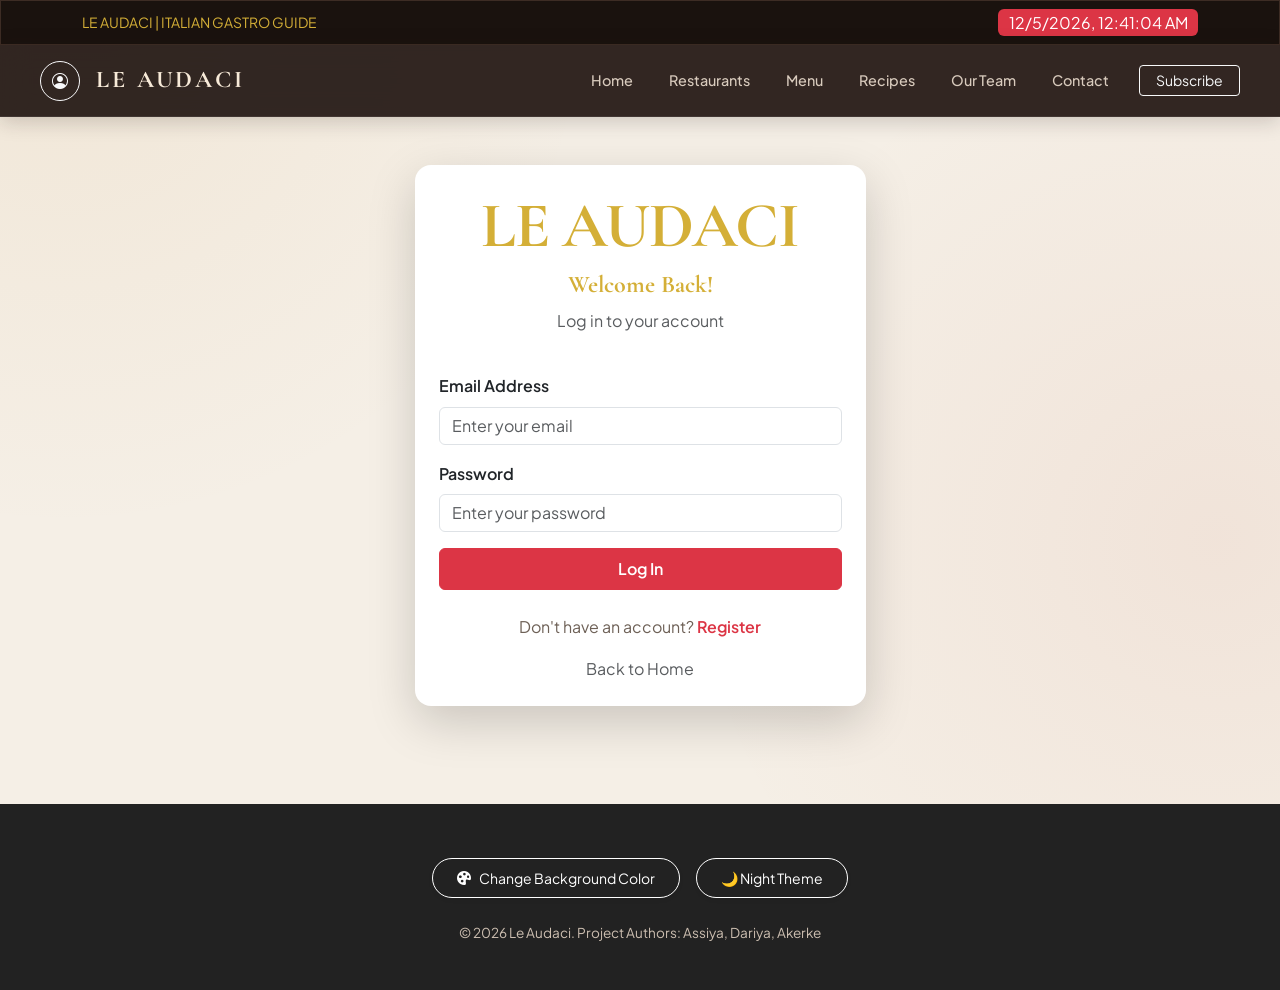
<file: profile.html>
<!DOCTYPE html>
<html lang="en">
<head>
    <meta charset="UTF-8">
    <meta name="viewport" content="width=device-width, initial-scale=1.0">

    <title>My Profile | LE AUDACI</title>

    <link href="https://cdn.jsdelivr.net/npm/bootstrap@5.3.3/dist/css/bootstrap.min.css" rel="stylesheet">
    <link rel="stylesheet" href="https://cdn.jsdelivr.net/npm/bootstrap-icons@1.11.3/font/bootstrap-icons.min.css">
    <link rel="stylesheet" href="css/style.css">
</head>



<body>
     <div id="scrollProgress"></div>
      <div class="text-white py-2 text-center border-bottom border-secondary"
     style="background-color: #181210;">
        <div class="container d-flex justify-content-between align-items-center">
            <span class="small text-uppercase tracking-wider">LE AUDACI | Italian Gastro Guide</span>
            <span class="badge bg-danger fs-6 fw-normal" id="currentDateTime">Loading date...</span>
        </div>
    </div>

       
<header class="site-header">
    <div class="d-flex align-items-center gap-3">

        <!-- Account Dropdown -->
        <div class="dropdown" id="auth-menu">
            <button
                class="btn btn-outline-light rounded-circle"
                type="button"
                data-bs-toggle="dropdown"
                aria-expanded="false"
                aria-label="Account menu"
                style="width: 40px; height: 40px; min-width: 40px; padding: 0; display: flex; align-items: center; justify-content: center; flex-shrink: 0;">
                <i class="bi bi-person-circle"></i>
            </button>
            <ul class="dropdown-menu" id="auth-menu-items"></ul>
        </div>

        <!-- Website Logo -->
        <a class="navbar-brand logo" href="index.html">
            LE AUDACI
        </a>
    </div>

    <!-- Navigation -->
    <nav class="main-nav">
        <a href="index.html">Home</a>
        <a href="restaurants.html">Restaurants</a>
        <a href="menu.html">Menu</a>
        <a href="recipes.html">Recipes</a>
        <a href="team.html">Our Team</a>
        <a href="contact.html">Contact</a>

        <button type="button" id="openModalBtn"
                class="btn btn-outline-light btn-sm ms-2 px-3">
            Subscribe
        </button>
    </nav>
</header>


    <main class="container py-5">

        <div class="row justify-content-center">
            <div class="col-md-7 col-lg-6">

                <div class="card shadow-lg border-0 rounded-4 p-4">

                    <div class="text-center mb-4">
                        <h1 class="fw-bold text-espresso">LE AUDACI</h1>
                        <h2 class="h4 fw-bold">My Profile</h2>
                        <p class="text-muted">Welcome to your account!</p>
                    </div>

                    <div class="text-center mb-4">
                        <div class="rounded-circle bg-danger text-white d-inline-flex
                                    justify-content-center align-items-center"
                             style="width: 80px; height: 80px; font-size: 2rem;">
                            <i class="bi bi-person-fill"></i>
                        </div>
                        <h3 id="profile-name" class="h5 fw-bold mt-3"></h3>
                    </div>

                    <div class="border rounded-3 p-3 mb-3">
                        <p class="mb-2">
                            <strong>Full Name:</strong>
                            <span id="profile-fullname"></span>
                        </p>

                        <p class="mb-2">
                            <strong>Email:</strong>
                            <span id="profile-email"></span>
                        </p>

                        <p class="mb-0">
                            <strong>Phone:</strong>
                            <span id="profile-phone"></span>
                        </p>
                    </div>

                    <button type="button" id="logout-btn"
                            class="btn btn-danger w-100 py-2 fw-semibold">
                        Log Out
                    </button>

                    <a href="index.html" class="text-center text-muted mt-3">
                        Back to Home
                    </a>

                </div>

            </div>
        </div>

    </main>

    <div id="newsletterModal" class="custom-modal-overlay" role="dialog"
     aria-modal="true" aria-labelledby="modalTitle" aria-hidden="true">
        <div class="custom-modal-card p-4 rounded-4 bg-white shadow-lg">
            <div class="d-flex justify-content-between align-items-center mb-3">
                <h3 id="modalTitle" class="h4 mb-0 fw-bold text-dark">Subscribe to LE AUDACI</h3>
                <button type="button" id="closeModalBtn" class="btn-close" aria-label="Close"></button>
            </div>
            <p class="text-muted small">Receive exclusive Italian restaurant recommendations, new chef recipes, and special dining offers directly to your inbox.</p>
            <form id="modalSubscribeForm" novalidate>
                    <div class="mb-3">
                        <label for="modalEmail" class="form-label fw-semibold">Email Address</label>
                        <input type="text" inputmode="email" autocomplete="email" class="form-control" id="modalEmail" placeholder="name@example.com" aria-describedby="modalEmailError">
                        <small id="modalEmailError" class="text-danger" role="alert"></small>
                    </div>
                    <div class="mb-3 form-check">
                        <input type="checkbox" class="form-check-input" id="modalCheck" aria-describedby="modalCheckError">
                        <label class="form-check-label text-muted small" for="modalCheck">I agree to receive newsletters and updates.</label>
                        <small id="modalCheckError" class="text-danger d-block" role="alert"></small>
                    </div>
                    <button type="submit" class="btn btn-danger w-100 py-2 fw-semibold">Subscribe Now</button>
                    <div id="modalSuccess" class="text-success small fw-semibold mt-3" role="status"></div>
                </form>
        </div>
    </div>

    <footer>
            <div class="text-center my-4 d-flex justify-content-center align-items-center gap-3 flex-wrap">
                <button id="color-btn" class="px-4 py-2 rounded-pill shadow-sm">
                    Change Background Color
                </button>

                <button id="themeToggleBtn" class="px-4 py-2 rounded-pill shadow-sm">
                    Night Theme
                </button>
            </div>

            <p class="text-center">
                &copy; 2026 Le Audaci. Project Authors: Assiya, Dariya, Akerke
            </p>
        </footer>

  <script src="https://cdn.jsdelivr.net/npm/bootstrap@5.3.3/dist/js/bootstrap.bundle.min.js"></script>

<script src="js/auth-nav.js"></script>
<script src="js/profile.js"></script>
<script src="js/color-changer.js"></script>
<script src="js/theme.js"></script>
<script src="js/popup-datetime.js"></script>
</body>
</html>
</file>
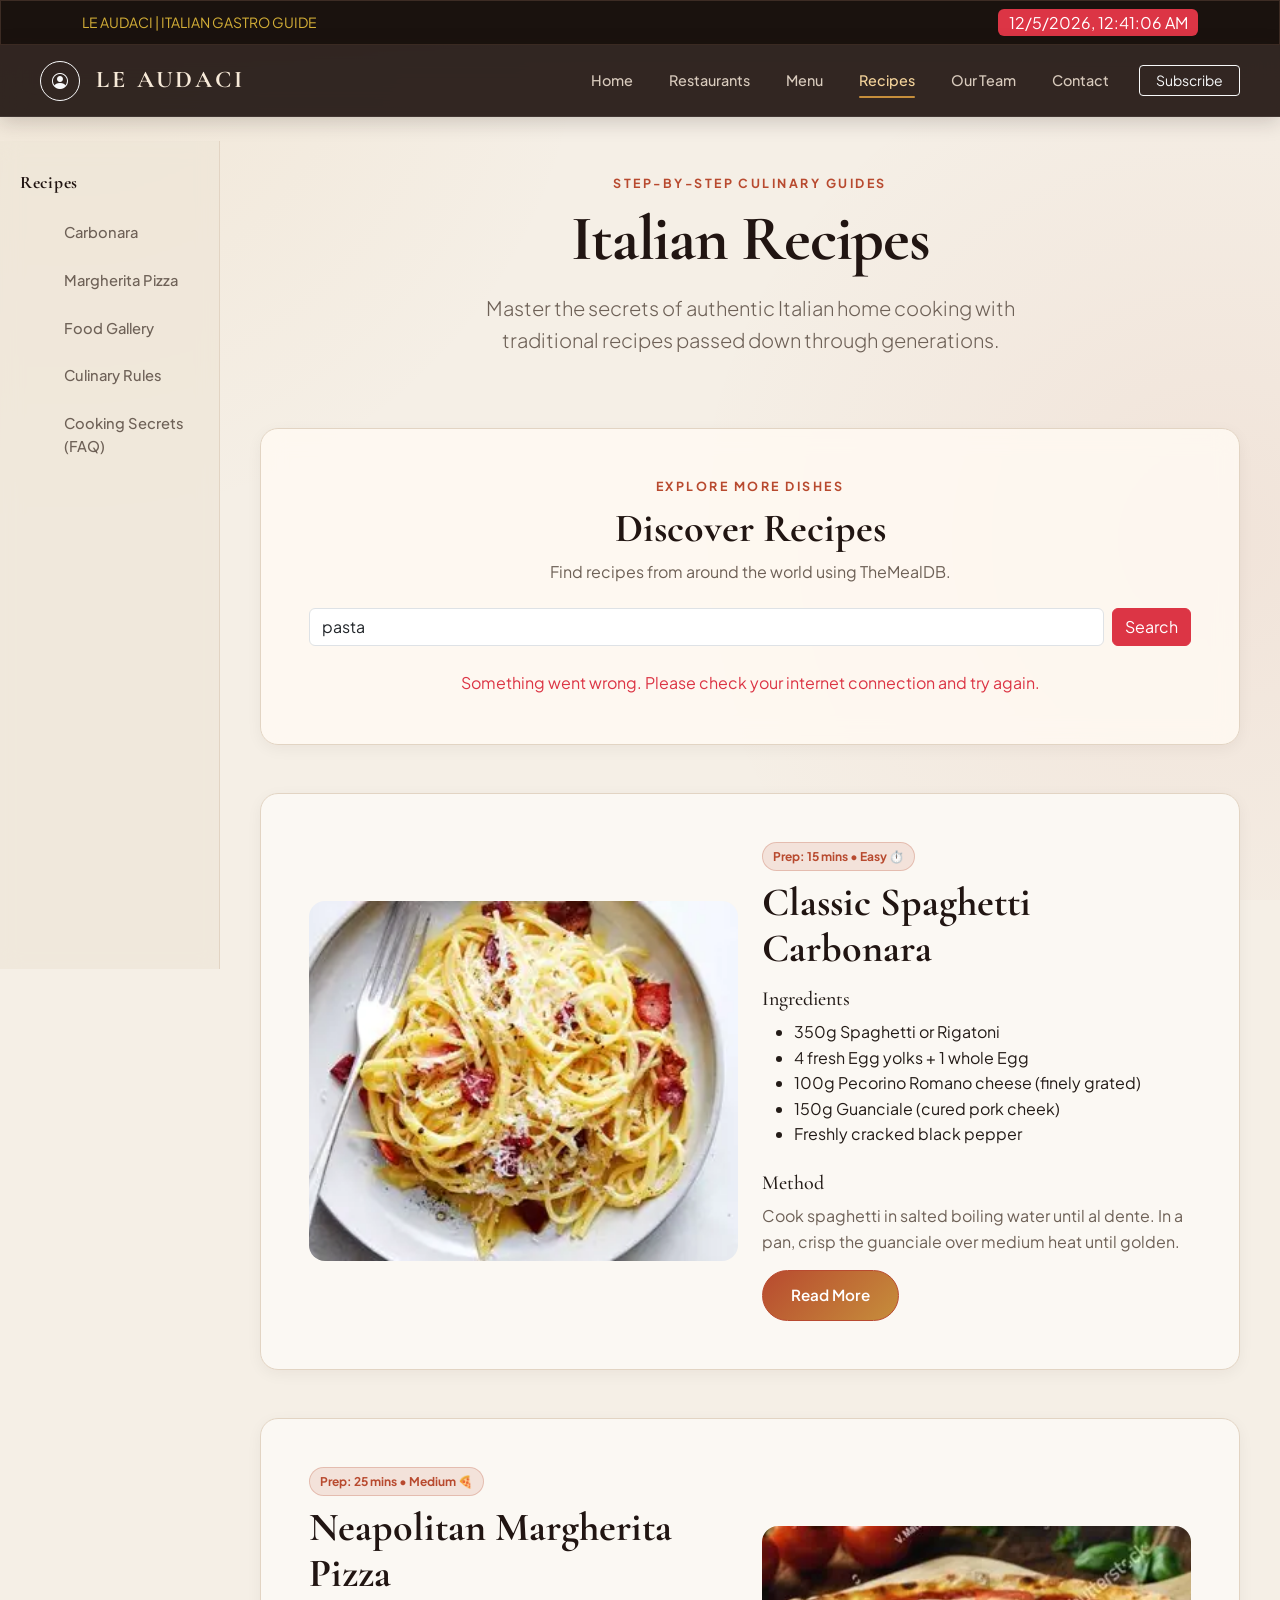
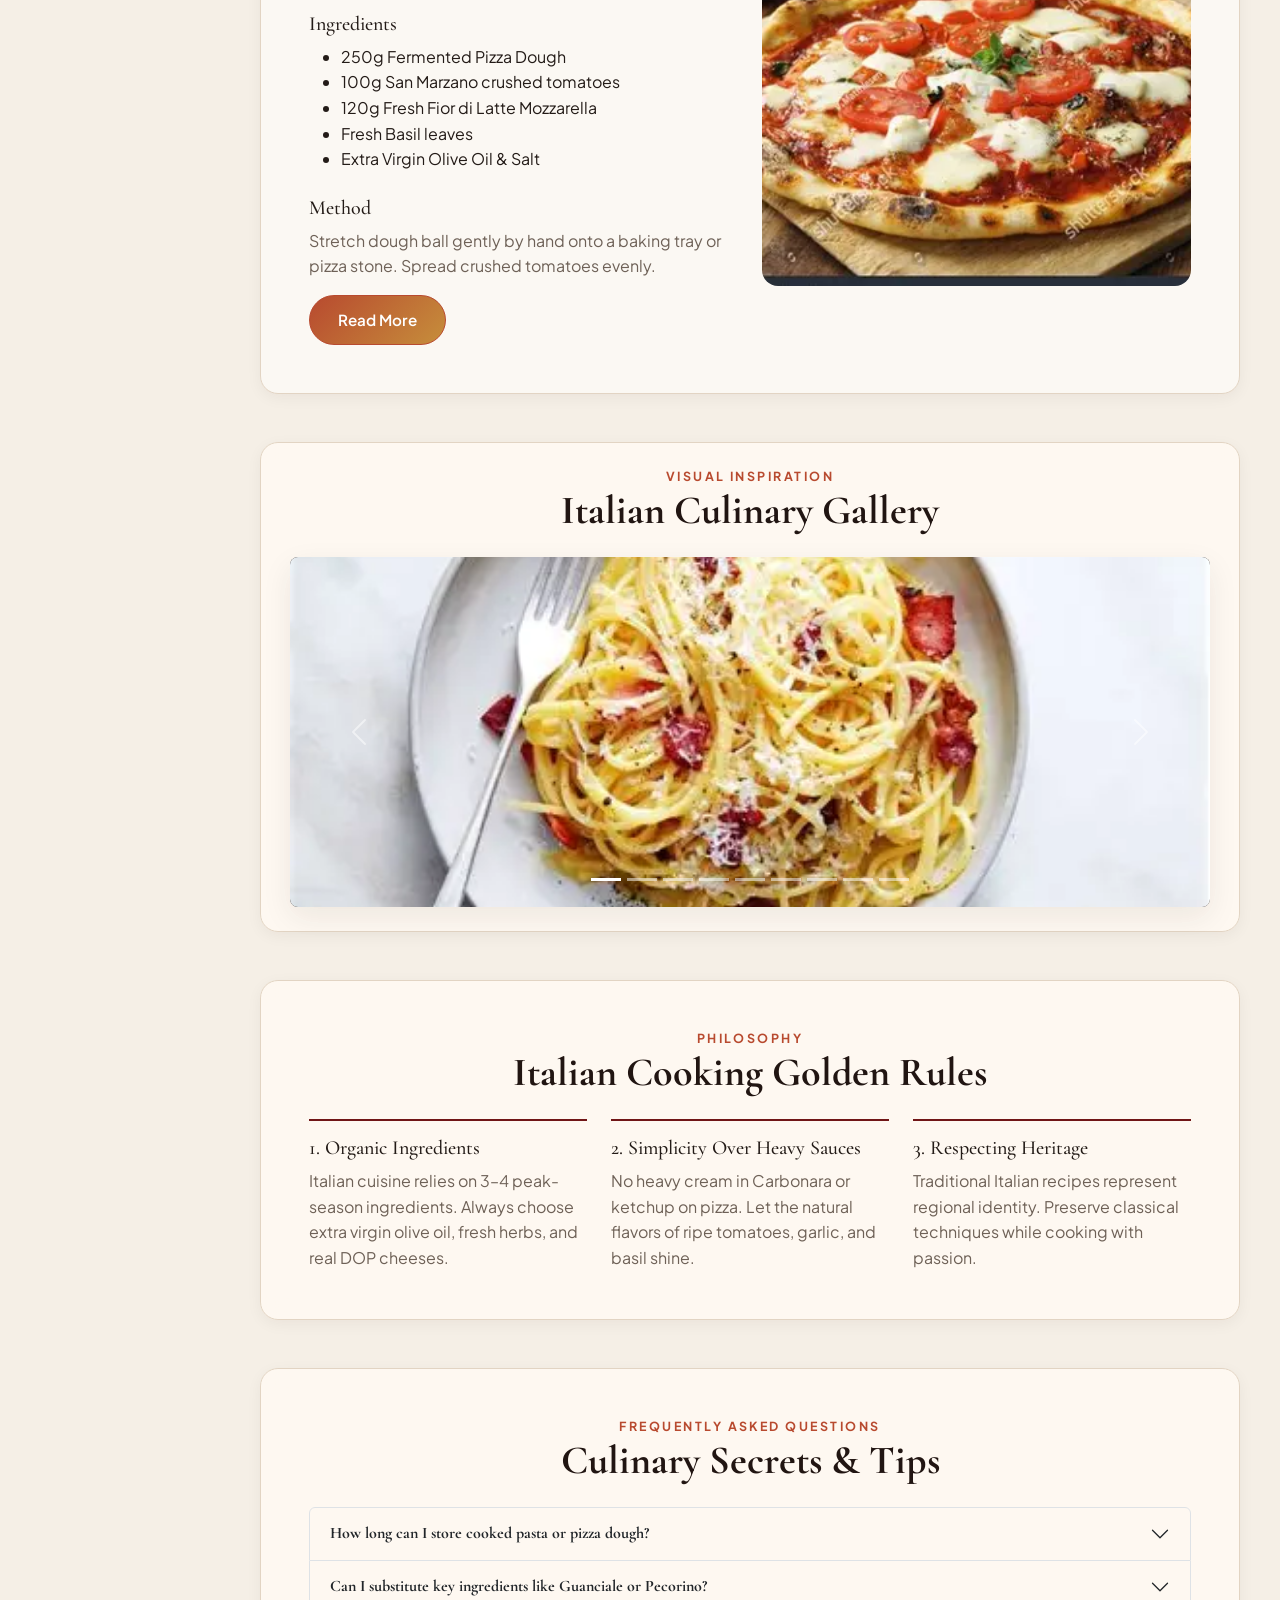
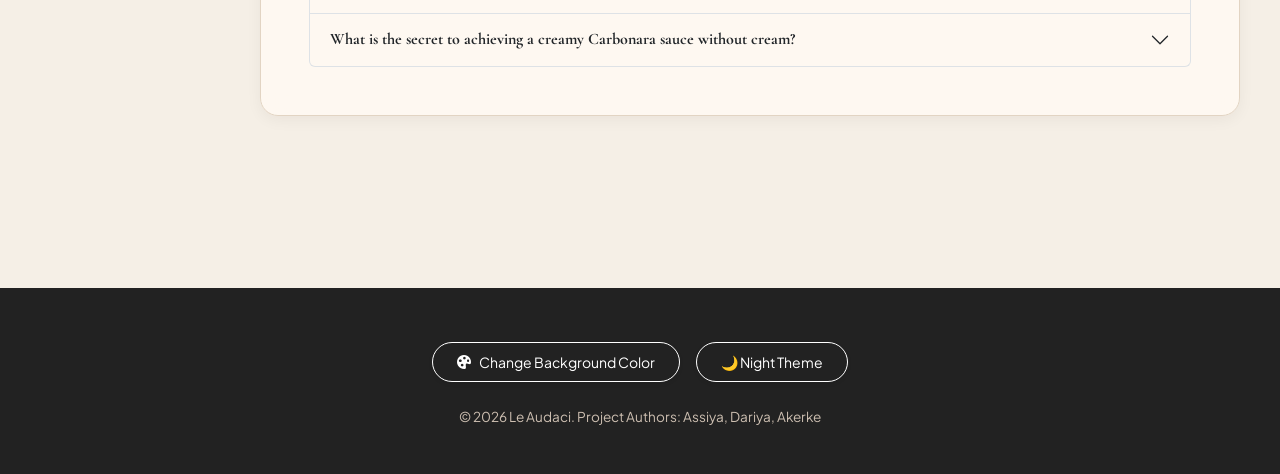
<file: recipes.html>
<html lang="en">
<head>
    <link rel="stylesheet"
      href="https://cdn.jsdelivr.net/npm/bootstrap-icons@1.11.3/font/bootstrap-icons.min.css">
    <!-- TASK 0: Setup jQuery & Main Script -->
<script src="https://code.jquery.com/jquery-3.7.1.min.js"></script>
<script src="js/script.js" defer></script>

    <meta charset="UTF-8">
    <meta name="viewport" content="width=device-width, initial-scale=1.0">
    <title>LE AUDACI — Traditional Italian Recipes</title>

    <link rel="preconnect" href="https://fonts.googleapis.com">
    <link rel="preconnect" href="https://fonts.gstatic.com" crossorigin>
    <link href="https://fonts.googleapis.com/css2?family=Cormorant+Garamond:wght@600;700&family=Plus+Jakarta+Sans:wght@400;500;600;700&display=swap" rel="stylesheet">

    <link href="https://cdn.jsdelivr.net/npm/bootstrap@5.3.3/dist/css/bootstrap.min.css" rel="stylesheet">
    <link rel="stylesheet" href="css/style.css">
</head>

<body>

    <div id="scrollProgress"></div>
    <div class="text-white py-2 text-center border-bottom border-secondary"
     style="background-color: #181210;">
        <div class="container d-flex justify-content-between align-items-center">
            <span class="small text-uppercase tracking-wider">LE AUDACI | Italian Gastro Guide</span>
            <span class="badge bg-danger fs-6 fw-normal" id="currentDateTime">Loading date...</span>
        </div>
    </div>

   
<header class="site-header">

    <!-- Account Icon + Logo -->
    <div class="d-flex align-items-center gap-3">

        <div class="dropdown" id="auth-menu">
            <button
                class="btn btn-outline-light rounded-circle"
                type="button"
                data-bs-toggle="dropdown"
                aria-expanded="false"
                aria-label="Account menu"
                style="width: 40px; height: 40px; min-width: 40px; padding: 0; display: flex; align-items: center; justify-content: center; flex-shrink: 0;">

                <i class="bi bi-person-circle"></i>
            </button>

            <ul class="dropdown-menu" id="auth-menu-items"></ul>
        </div>

        <a class="navbar-brand logo" href="index.html">
            LE AUDACI
        </a>

    </div>

    <!-- Navigation -->
    <nav class="main-nav">
        <a href="index.html">Home</a>
        <a href="restaurants.html">Restaurants</a>
        <a href="menu.html">Menu</a>
        <a href="recipes.html" class="active">Recipes</a>
        <a href="team.html">Our Team</a>
        <a href="contact.html">Contact</a>

        <button type="button" id="openModalBtn"
                class="btn btn-outline-light btn-sm ms-2 px-3">
            Subscribe
        </button>
    </nav>

</header>


    <main class="dariya-layout container-fluid py-4 px-0">

        <aside class="sidebar">
            <h2>Recipes</h2>

            <ul>
                <li><a href="#carbonara">Carbonara</a></li>
                <li><a href="#margherita">Margherita Pizza</a></li>
                <li><a href="#gallery">Food Gallery</a></li>
                <li><a href="#rules">Culinary Rules</a></li>
                <li><a href="#faq">Cooking Secrets (FAQ)</a></li>
            </ul>
        </aside>

        <div class="recipes-page mx-auto">

            <section class="recipes-header text-center mb-5 py-2">
                <p class="eyebrow">STEP-BY-STEP CULINARY GUIDES</p>

                <h1 class="mb-3">
                    Italian Recipes
                </h1>

                <p class="lead max-w-600 mx-auto">
                    Master the secrets of authentic Italian home cooking with
                    traditional recipes passed down through generations.
                </p>
            </section>

            <section id="api-recipes" class="glass-card mb-5 p-4 p-md-5">

                <div class="text-center mb-4">
                    <p class="eyebrow">EXPLORE MORE DISHES</p>
                    <h2>Discover Recipes</h2>
                    <p>Find recipes from around the world using TheMealDB.</p>
                </div>

                <div class="d-flex gap-2 mb-4">
                    <input
                        type="text"
                        id="recipeSearch"
                        class="form-control"
                        placeholder="Search for a recipe..."
                    >

                    <button
                        type="button"
                        id="recipeSearchBtn"
                        class="btn btn-danger"
                    >
                        Search
                    </button>
                </div>

                <div id="recipeLoading" class="text-center my-4" hidden>
                    Loading recipes...
                </div>

                <div id="recipeError" class="text-center text-danger my-4" hidden>
                </div>

                <div id="recipeResults" class="row g-4">
                </div>

                <!-- Recipes saved by the user (kept in localStorage) -->
                <div id="savedRecipesSection" class="mt-5" hidden>
                    <h3 class="h5 mb-3"><i class="bi bi-bookmark-heart-fill me-2"></i>Saved recipes</h3>
                    <div id="savedRecipes" class="row g-3"></div>
                </div>

            </section>

            <section id="carbonara" class="recipe glass-card mb-5 p-4 p-md-5">

                <div class="row g-4 align-items-center">

                    <div class="col-12 col-lg-6">
                        <img src="images/carbonara.jpg"
                            class="img-fluid recipe-image rounded-4"
                            alt="Spaghetti Carbonara">
                    </div>

                    <div class="col-12 col-lg-6 recipe-content">

                        <span class="badge-vibey">
                            Prep: 15 mins • Easy ⏱️
                        </span>

                        <h2 class="mb-3">
                            Classic Spaghetti Carbonara
                        </h2>

                        <h3 class="h5 text-terracotta mt-3">
                            Ingredients
                        </h3>

                        <ul class="mb-4">
                            <li>350g Spaghetti or Rigatoni</li>
                            <li>4 fresh Egg yolks + 1 whole Egg</li>
                            <li>100g Pecorino Romano cheese (finely grated)</li>
                            <li>150g Guanciale (cured pork cheek)</li>
                            <li>Freshly cracked black pepper</li>
                        </ul>

                        <h3 class="h5 text-terracotta">
                            Method
                        </h3>

                        <p class="mb-0">
                            Cook spaghetti in salted boiling water until al dente.
                            In a pan, crisp the guanciale over medium heat until golden.
                        </p>

                        <div class="more-text" style="display: none;">
                            <p>
                                Whisk egg yolks with grated Pecorino and black pepper.
                                Toss hot pasta with guanciale fat, remove from heat,
                                and quickly stir in the egg mixture with a splash of
                                pasta water until creamy.
                            </p>
                        </div>

                        <button type="button" class="btn-vibey read-more-btn mt-3">
                            Read More
                        </button>
                    </div>

                </div>

            </section>

            <section id="margherita" class="recipe glass-card mb-5 p-4 p-md-5">

                <div class="row g-4 align-items-center">

                    <div class="col-12 col-lg-6 order-lg-2">
                        <img src="images/pizza.jpg"
                            class="img-fluid recipe-image rounded-4"
                            alt="Margherita Pizza">
                    </div>

                    <div class="col-12 col-lg-6 order-lg-1 recipe-content">

                        <span class="badge-vibey">
                            Prep: 25 mins • Medium 🍕
                        </span>

                        <h2 class="mb-3">
                            Neapolitan Margherita Pizza
                        </h2>

                        <h3 class="h5 text-terracotta mt-3">
                            Ingredients
                        </h3>

                        <ul class="mb-4">
                            <li>250g Fermented Pizza Dough</li>
                            <li>100g San Marzano crushed tomatoes</li>
                            <li>120g Fresh Fior di Latte Mozzarella</li>
                            <li>Fresh Basil leaves</li>
                            <li>Extra Virgin Olive Oil & Salt</li>
                        </ul>

                        <h3 class="h5 text-terracotta">
                            Method
                        </h3>

                        <p class="mb-0">
                            Stretch dough ball gently by hand onto a baking tray or pizza stone.
                            Spread crushed tomatoes evenly.
                        </p>

                        <div class="more-text" style="display: none;">
                            <p>
                                Add torn mozzarella pieces, and season with salt and olive oil.
                                Bake at maximum oven temperature (250°C+) until crust rises
                                with charred leopard spots. Top with fresh basil before serving.
                            </p>
                        </div>

                        <button type="button" class="btn-vibey read-more-btn mt-3">
                            Read More
                        </button>

                    </div>

                </div>

            </section>

            <section id="gallery" class="mb-5 glass-card p-4">

                <div class="text-center mb-4">
                    <span class="eyebrow">
                        VISUAL INSPIRATION
                    </span>

                    <h2>
                        Italian Culinary Gallery
                    </h2>
                </div>

                <div id="recipeCarousel"
                    class="carousel slide rounded-3 overflow-hidden"
                    data-bs-ride="carousel">

                    <div class="carousel-indicators">
                        <button type="button" data-bs-target="#recipeCarousel" data-bs-slide-to="0" class="active" aria-current="true" aria-label="Slide 1"></button>
                        <button type="button" data-bs-target="#recipeCarousel" data-bs-slide-to="1" aria-label="Slide 2"></button>
                        <button type="button" data-bs-target="#recipeCarousel" data-bs-slide-to="2" aria-label="Slide 3"></button>
                        <button type="button" data-bs-target="#recipeCarousel" data-bs-slide-to="3" aria-label="Slide 4"></button>
                        <button type="button" data-bs-target="#recipeCarousel" data-bs-slide-to="4" aria-label="Slide 5"></button>
                        <button type="button" data-bs-target="#recipeCarousel" data-bs-slide-to="5" aria-label="Slide 6"></button>
                        <button type="button" data-bs-target="#recipeCarousel" data-bs-slide-to="6" aria-label="Slide 7"></button>
                        <button type="button" data-bs-target="#recipeCarousel" data-bs-slide-to="7" aria-label="Slide 8"></button>
                        <button type="button" data-bs-target="#recipeCarousel" data-bs-slide-to="8" aria-label="Slide 9"></button>
                    </div>

                    <div class="carousel-inner">
                        <div class="carousel-item active">
                            <img src="images/carbonara.jpg" class="d-block w-100 recipe-carousel-image" alt="Spaghetti Carbonara">
                        </div>
                        <div class="carousel-item">
                            <img src="images/pizza.jpg" class="d-block w-100 recipe-carousel-image" alt="Margherita Pizza">
                        </div>
                        <div class="carousel-item">
                            <img src="images/bruschetta.jpg" class="d-block w-100 recipe-carousel-image" alt="Bruschetta">
                        </div>
                        <div class="carousel-item">
                            <img src="images/caprese.jpg" class="d-block w-100 recipe-carousel-image" alt="Caprese Salad">
                        </div>
                        <div class="carousel-item">
                            <img src="images/tiramisu.jpg" class="d-block w-100 recipe-carousel-image" alt="Tiramisu">
                        </div>
                        <div class="carousel-item">
                            <img src="images/panna-cotta.jpg" class="d-block w-100 recipe-carousel-image" alt="Panna Cotta">
                        </div>
                        <div class="carousel-item">
                            <img src="images/lasagna.jpg" class="d-block w-100 recipe-carousel-image" alt="Lasagna">
                        </div>
                        <div class="carousel-item">
                            <img src="images/pasta.jpg" class="d-block w-100 recipe-carousel-image" alt="Italian Pasta">
                        </div>
                        <div class="carousel-item">
                            <img src="images/italian-dessert.jpg" class="d-block w-100 recipe-carousel-image" alt="Italian Dessert">
                        </div>
                    </div>

                    <button class="carousel-control-prev" type="button" data-bs-target="#recipeCarousel" data-bs-slide="prev">
                        <span class="carousel-control-prev-icon" aria-hidden="true"></span>
                        <span class="visually-hidden">Previous</span>
                    </button>

                    <button class="carousel-control-next" type="button" data-bs-target="#recipeCarousel" data-bs-slide="next">
                        <span class="carousel-control-next-icon" aria-hidden="true"></span>
                        <span class="visually-hidden">Next</span>
                    </button>

                </div>

            </section>

            <section id="rules" class="rules-section glass-card mb-5 p-4 p-md-5">

                <div class="text-center mb-4">
                    <span class="eyebrow">
                        PHILOSOPHY
                    </span>

                    <h2>
                        Italian Cooking Golden Rules
                    </h2>
                </div>

                <div class="row g-4">
                    <div class="col-12 col-md-4">
                        <div class="rule h-100">
                            <h3 class="h5 mb-2">
                                1. Organic Ingredients
                            </h3>
                            <p class="mb-0">
                                Italian cuisine relies on 3–4 peak-season ingredients.
                                Always choose extra virgin olive oil, fresh herbs,
                                and real DOP cheeses.
                            </p>
                        </div>
                    </div>

                    <div class="col-12 col-md-4">
                        <div class="rule h-100">
                            <h3 class="h5 mb-2">
                                2. Simplicity Over Heavy Sauces
                            </h3>
                            <p class="mb-0">
                                No heavy cream in Carbonara or ketchup on pizza.
                                Let the natural flavors of ripe tomatoes, garlic,
                                and basil shine.
                            </p>
                        </div>
                    </div>

                    <div class="col-12 col-md-4">
                        <div class="rule h-100">
                            <h3 class="h5 mb-2">
                                3. Respecting Heritage
                            </h3>
                            <p class="mb-0">
                                Traditional Italian recipes represent regional identity.
                                Preserve classical techniques while cooking with passion.
                            </p>
                        </div>
                    </div>
                </div>

            </section>

            <!-- Task 2: Accordion -->
            <section id="faq" class="glass-card mb-5 p-4 p-md-5">
                <div class="text-center mb-4">
                    <span class="eyebrow">FREQUENTLY ASKED QUESTIONS</span>
                    <h2>Culinary Secrets & Tips</h2>
                </div>  

                <div class="accordion" id="recipeAccordion">
                    
                    <div class="accordion-item bg-transparent border-bottom">
                        <h2 class="accordion-header" id="headingOne">
                            <button class="accordion-button collapsed bg-transparent text-dark fw-bold" type="button" data-bs-toggle="collapse" data-bs-target="#collapseOne" aria-expanded="false" aria-controls="collapseOne">
                                How long can I store cooked pasta or pizza dough?
                            </button>
                        </h2>
                        <div id="collapseOne" class="accordion-collapse collapse" aria-labelledby="headingOne" data-bs-parent="#recipeAccordion">
                            <div class="accordion-body text-secondary">
                                We recommend serving cooked pasta immediately to enjoy the perfect al dente texture. Pizza dough can be cold-fermented in an airtight container in the refrigerator for up to 48 hours to enhance flavor development.
                            </div>
                        </div>
                    </div>

                    <div class="accordion-item bg-transparent border-bottom">
                        <h2 class="accordion-header" id="headingTwo">
                            <button class="accordion-button collapsed bg-transparent text-dark fw-bold" type="button" data-bs-toggle="collapse" data-bs-target="#collapseTwo" aria-expanded="false" aria-controls="collapseTwo">
                                Can I substitute key ingredients like Guanciale or Pecorino?
                            </button>
                        </h2>
                        <div id="collapseTwo" class="accordion-collapse collapse" aria-labelledby="headingTwo" data-bs-parent="#recipeAccordion">
                            <div class="accordion-body text-secondary">
                                While authentic Roman Carbonara requires Guanciale and Pecorino Romano, you can substitute Guanciale with high-quality Pancetta or unsmoked bacon, and Pecorino with aged Parmigiano-Reggiano for a milder taste.
                            </div>
                        </div>
                    </div>

                    <div class="accordion-item bg-transparent border-top-0">
                        <h2 class="accordion-header" id="headingThree">
                            <button class="accordion-button collapsed bg-transparent text-dark fw-bold" type="button" data-bs-toggle="collapse" data-bs-target="#collapseThree" aria-expanded="false" aria-controls="collapseThree">
                                What is the secret to achieving a creamy Carbonara sauce without cream?
                            </button>
                        </h2>
                        <div id="collapseThree" class="accordion-collapse collapse" aria-labelledby="headingThree" data-bs-parent="#recipeAccordion">
                            <div class="accordion-body text-secondary">
                                The secret lies in emulsifying the starchy hot pasta water with the egg yolks, grated cheese, and rendered fat from the Guanciale off the heat. Mixing off the direct heat prevents the eggs from scrambling.
                            </div>
                        </div>
                    </div>

                </div>
            </section>

        </div>

    </main>
    <div id="newsletterModal" class="custom-modal-overlay" aria-hidden="true">
            <div class="custom-modal-card p-4 rounded-4 bg-white shadow-lg">
                <div class="d-flex justify-content-between align-items-center mb-3">
                    <h3 class="h4 mb-0 fw-bold text-dark">Subscribe to LE AUDACI</h3>
                    <button type="button" id="closeModalBtn" class="btn-close" aria-label="Close"></button>
                </div>
                <p class="text-muted small">Receive exclusive Italian restaurant recommendations, new chef recipes, and special dining offers directly to your inbox.</p>
                
                <form id="modalSubscribeForm" novalidate>
                    <div class="mb-3">
                        <label for="modalEmail" class="form-label fw-semibold">Email Address</label>
                        <input type="text" inputmode="email" autocomplete="email" class="form-control" id="modalEmail" placeholder="name@example.com" aria-describedby="modalEmailError">
                        <small id="modalEmailError" class="text-danger" role="alert"></small>
                    </div>
                    <div class="mb-3 form-check">
                        <input type="checkbox" class="form-check-input" id="modalCheck" aria-describedby="modalCheckError">
                        <label class="form-check-label text-muted small" for="modalCheck">I agree to receive newsletters and updates.</label>
                        <small id="modalCheckError" class="text-danger d-block" role="alert"></small>
                    </div>
                    <button type="submit" class="btn btn-danger w-100 py-2 fw-semibold">Subscribe Now</button>
                    <div id="modalSuccess" class="text-success small fw-semibold mt-3" role="status"></div>
                </form>
            </div>
        </div>


         <footer>
            <div class="text-center my-4 d-flex justify-content-center align-items-center gap-3 flex-wrap">
                <button id="color-btn" style="border: 1px solid #ffffff; background: transparent; color: #ffffff;" class="px-4 py-2 rounded-pill shadow-sm">
                    <i class="bi bi-palette-fill me-2"></i>Change Background Color
                </button>

                <button id="themeToggleBtn" style="border: 1px solid #ffffff; background: transparent; color: #ffffff;" class="px-4 py-2 rounded-pill shadow-sm">
                    🌙 Night Theme
                </button>
            </div>

            <p class="text-center">
                &copy; 2026 Le Audaci. Project Authors: Assiya, Dariya, Akerke
            </p>
        </footer>

        <script src="https://cdn.jsdelivr.net/npm/bootstrap@5.3.3/dist/js/bootstrap.bundle.min.js"></script>
        <script src="js/popup-datetime.js"></script>
        <script src="js/main.js"></script>
        <script src="js/recipes.js"></script>
        <script src="js/color-changer.js"></script>
        <script src="js/theme.js"></script>

        <script src="js/ux-animations.js"></script>
        <script src="js/auth-nav.js"></script>



        
    </div>
    </body>
</html>
</file>
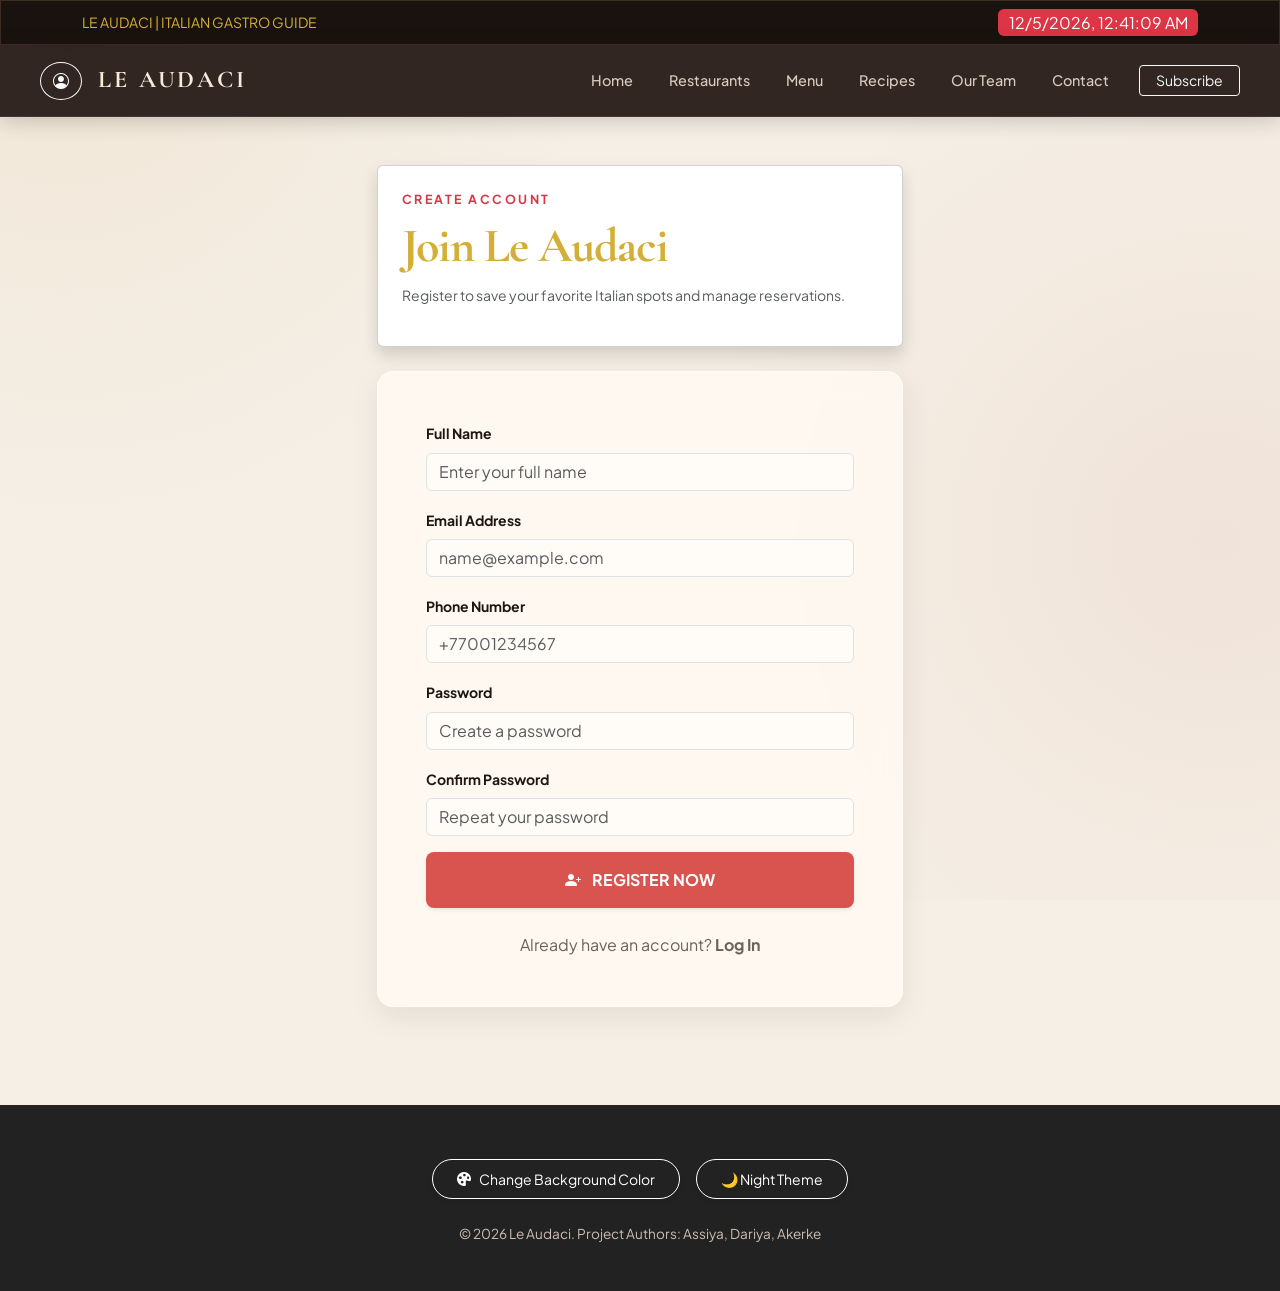
<file: register.html>
<!DOCTYPE html>
<html lang="en">
<head>
    <!-- TASK 0: Setup jQuery & Main Script -->
<script src="https://code.jquery.com/jquery-3.7.1.min.js"></script>
<script src="js/script.js" defer></script>
    <meta charset="UTF-8">
    <meta name="viewport" content="width=device-width, initial-scale=1.0">
    <title>LE AUDACI — Register</title>

    <!-- Google Fonts & Bootstrap Icons -->
    <link rel="preconnect" href="https://fonts.googleapis.com">
    <link rel="preconnect" href="https://fonts.gstatic.com" crossorigin>
    <link href="https://fonts.googleapis.com/css2?family=Cormorant+Garamond:ital,wght@0,500;0,600;0,700;1,400&family=Plus+Jakarta+Sans:wght@400;500;600;700&display=swap" rel="stylesheet">
    <link rel="stylesheet" href="https://cdn.jsdelivr.net/npm/bootstrap-icons@1.11.3/font/bootstrap-icons.min.css">

    <!-- Bootstrap 5 & Custom CSS -->
    <link href="https://cdn.jsdelivr.net/npm/bootstrap@5.3.3/dist/css/bootstrap.min.css" rel="stylesheet">
    <link rel="stylesheet" href="css/style.css">
</head>
<body class="vintage-bg">
   <div class="text-white py-2 text-center border-bottom border-secondary"
     style="background-color: #181210;">
        <div class="container d-flex justify-content-between align-items-center">
            <span class="small text-uppercase tracking-wider">LE AUDACI | Italian Gastro Guide</span>
            <span class="badge bg-danger fs-6 fw-normal" id="currentDateTime">Loading date...</span>
        </div>
    </div>


   
<header class="site-header">
    <!-- Account Icon + Logo -->
    <div class="d-flex align-items-center gap-3">

        <div class="dropdown" id="auth-menu">
            <button
                class="btn btn-outline-light rounded-circle"
                type="button"
                data-bs-toggle="dropdown"
                aria-expanded="false"
                aria-label="Account menu">

                <i class="bi bi-person-circle"></i>

            </button>

            <ul class="dropdown-menu" id="auth-menu-items"></ul>
        </div>

        <a class="navbar-brand logo" href="index.html">
            LE AUDACI
        </a>
    </div>

    <!-- Navigation -->
    <nav class="main-nav">
        <a href="index.html">Home</a>
        <a href="restaurants.html">Restaurants</a>
        <a href="menu.html">Menu</a>
        <a href="recipes.html">Recipes</a>
        <a href="team.html">Our Team</a>
        <a href="contact.html">Contact</a>

        <button type="button" id="openModalBtn"
                class="btn btn-outline-light btn-sm ms-2 px-3">
            Subscribe
        </button>
    </nav>
</header>


    <main class="container py-5" style="max-width: 550px;">
        <div class="card p-4 mb-4 shadow">
            <p class="eyebrow tracking-widest text-uppercase text-danger mb-2">Create Account</p>
            <h1 class="display-5 fw-bold font-serif mb-2" style="color: var(--espresso, #211512);">Join Le Audaci</h1>
            <p class="text-muted small">Register to save your favorite Italian spots and manage reservations.</p>
        </div>

       
<form id="register-form" class="glass-card p-4 p-md-5 rounded-4 shadow-md border border-white border-opacity-50" novalidate>

    <!-- Full Name -->
    <div class="mb-3">
        <label for="reg-name" class="form-label fw-bold text-espresso small">
            Full Name
        </label>
        <input type="text" class="form-control bg-white bg-opacity-50"
               id="reg-name" placeholder="Enter your full name">
        <small id="reg-name-error" class="text-danger d-block mt-1"></small>
    </div>

    <!-- Email -->
    <div class="mb-3">
        <label for="reg-email" class="form-label fw-bold text-espresso small">
            Email Address
        </label>
        <input type="text" class="form-control bg-white bg-opacity-50"
               id="reg-email" placeholder="name@example.com">
        <small id="reg-email-error" class="text-danger d-block mt-1"></small>
    </div>

    <!-- Phone -->
    <div class="mb-3">
        <label for="reg-phone" class="form-label fw-bold text-espresso small">
            Phone Number
        </label>
        <input type="text" class="form-control bg-white bg-opacity-50"
               id="reg-phone" placeholder="+77001234567">
        <small id="reg-phone-error" class="text-danger d-block mt-1"></small>
    </div>

    <!-- Password -->
    <div class="mb-3">
        <label for="reg-password" class="form-label fw-bold text-espresso small">
            Password
        </label>
        <input type="password" class="form-control bg-white bg-opacity-50"
               id="reg-password" placeholder="Create a password">
        <small id="reg-password-error" class="text-danger d-block mt-1"></small>
    </div>

    <!-- Confirm Password -->
    <div class="mb-3">
        <label for="reg-confirm" class="form-label fw-bold text-espresso small">
            Confirm Password
        </label>
        <input type="password" class="form-control bg-white bg-opacity-50"
               id="reg-confirm" placeholder="Repeat your password">
        <small id="reg-confirm-error" class="text-danger d-block mt-1"></small>
    </div>

    <!-- Success Message -->
    <p id="register-success" class="text-success text-center"></p>

    <!-- Submit -->
    <button type="submit"
            class="btn w-100 py-3 text-white fw-bold tracking-wider text-uppercase rounded-3 shadow-sm"
            style="background-color: #d9534f; border: none;">
        <i class="bi bi-person-plus-fill me-2"></i>
        Register Now
    </button>

    <p class="text-center mt-4 mb-0">
        Already have an account?
        <a href="login.html" class="fw-bold">Log In</a>
    </p>

</form>

    </main>


    <footer>
    <div class="text-center my-4 d-flex justify-content-center align-items-center gap-3 flex-wrap">

        <button id="color-btn" style="border: 1px solid #ffffff; background: transparent; color: #ffffff;" class="px-4 py-2 rounded-pill shadow-sm">
            <i class="bi bi-palette-fill me-2"></i>Change Background Color
        </button>


        <button id="themeToggleBtn" style="border: 1px solid #ffffff; background: transparent; color: #ffffff;" class="px-4 py-2 rounded-pill shadow-sm">
            🌙 Night Theme
        </button>
    </div>
    
    <p class="text-center">&copy; 2026 Le Audaci. Project Authors: Assiya, Dariya, Akerke</p>
</footer>
    <!-- Bootstrap JS -->
    <script src="https://cdn.jsdelivr.net/npm/bootstrap@5.3.3/dist/js/bootstrap.bundle.min.js"></script>
    <script src="js/color-changer.js"></script>


    <script src="js/theme.js"></script>
    <script>

        document.addEventListener('DOMContentLoaded', () => {
            if (localStorage.getItem('site-theme') === 'dark') {
                document.body.classList.add('dark-theme');
            }
        });
    </script>

    <script src="js/register.js"></script>
     <script src="js/popup-datetime.js"></script>
     <script src="js/main.js"></script>
     <script src="js/auth-nav.js"></script>


        <div id="newsletterModal" class="custom-modal-overlay" aria-hidden="true">
        <div class="custom-modal-card p-4 rounded-4 bg-white shadow-lg">
            <div class="d-flex justify-content-between align-items-center mb-3">
                <h3 class="h4 mb-0 fw-bold text-dark">Subscribe to LE AUDACI</h3>
                <button type="button" id="closeModalBtn" class="btn-close" aria-label="Close"></button>
            </div>
            <p class="text-muted small">Receive exclusive Italian restaurant recommendations, new chef recipes, and special dining offers directly to your inbox.</p>
            
            <form id="modalSubscribeForm" novalidate>
                    <div class="mb-3">
                        <label for="modalEmail" class="form-label fw-semibold">Email Address</label>
                        <input type="text" inputmode="email" autocomplete="email" class="form-control" id="modalEmail" placeholder="name@example.com" aria-describedby="modalEmailError">
                        <small id="modalEmailError" class="text-danger" role="alert"></small>
                    </div>
                    <div class="mb-3 form-check">
                        <input type="checkbox" class="form-check-input" id="modalCheck" aria-describedby="modalCheckError">
                        <label class="form-check-label text-muted small" for="modalCheck">I agree to receive newsletters and updates.</label>
                        <small id="modalCheckError" class="text-danger d-block" role="alert"></small>
                    </div>
                    <button type="submit" class="btn btn-danger w-100 py-2 fw-semibold">Subscribe Now</button>
                    <div id="modalSuccess" class="text-success small fw-semibold mt-3" role="status"></div>
                </form>
        </div>
    </div> 
</body>
</html>
</file>
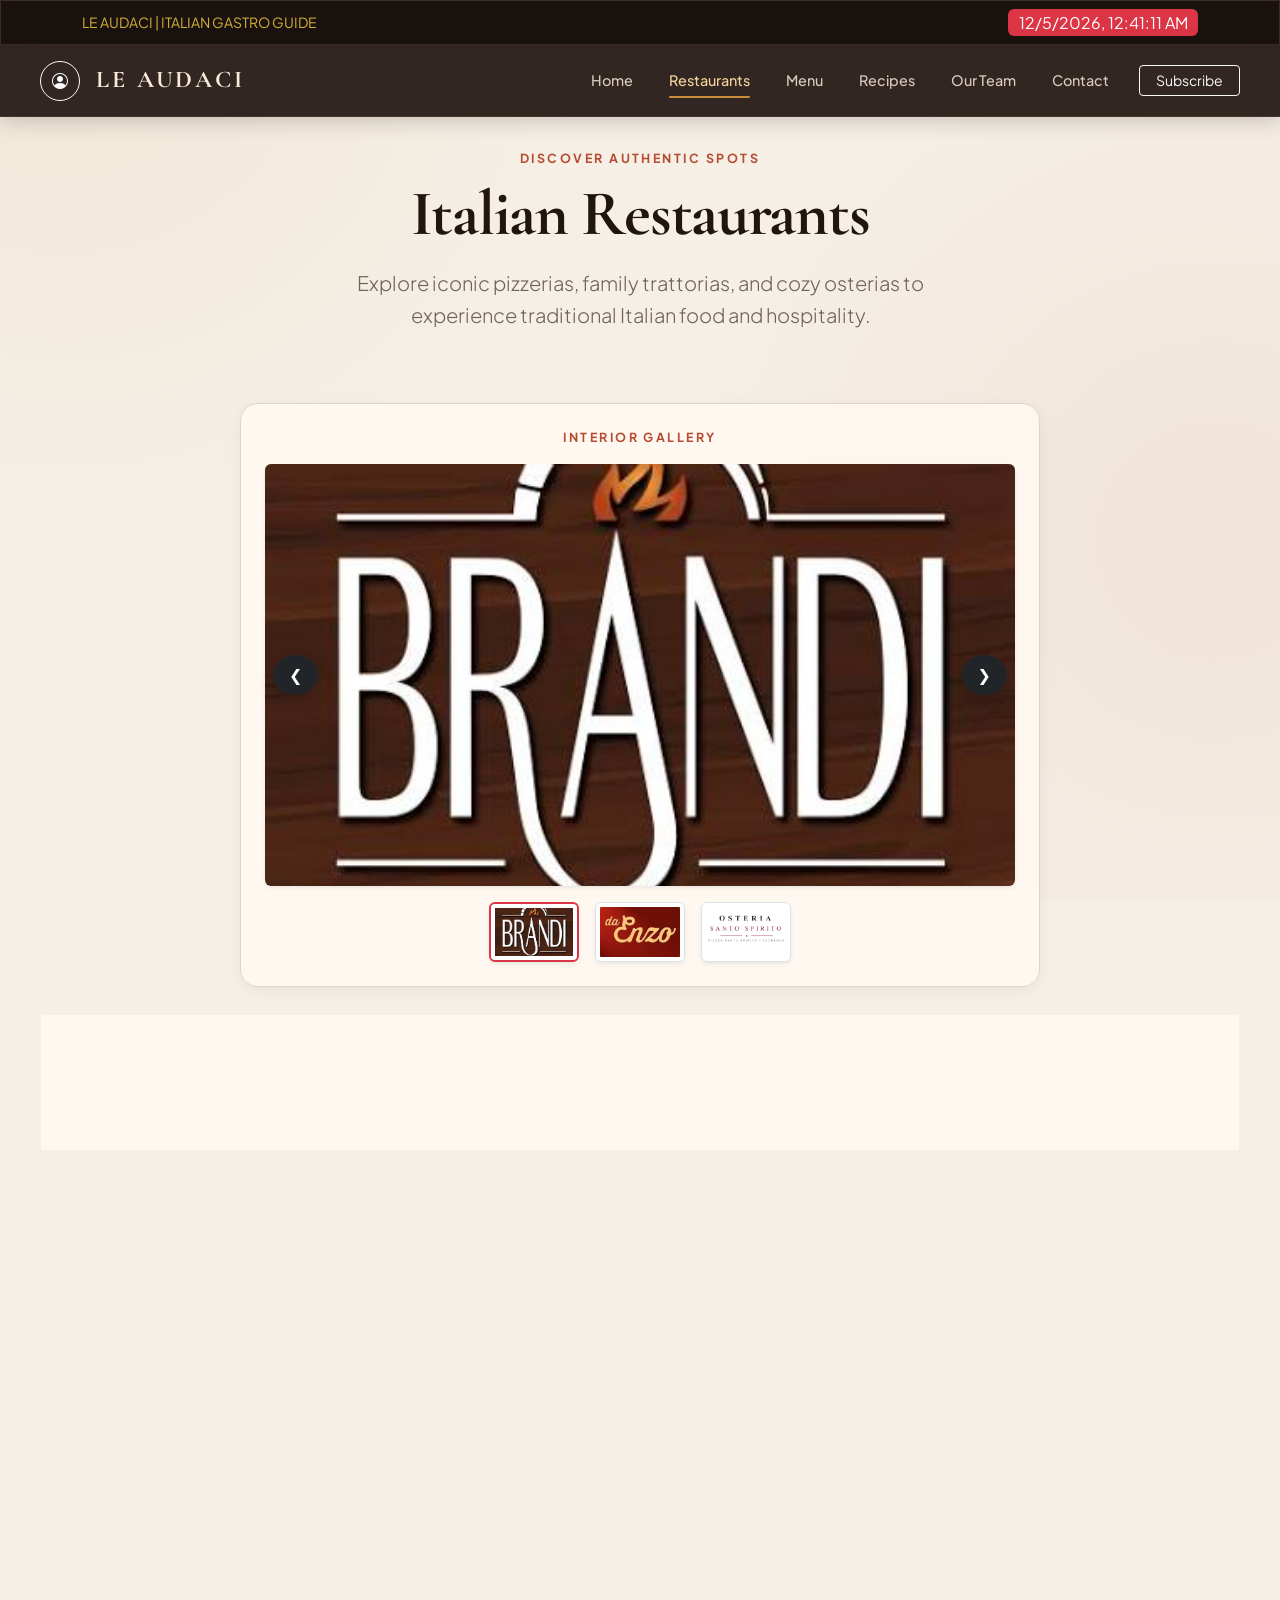
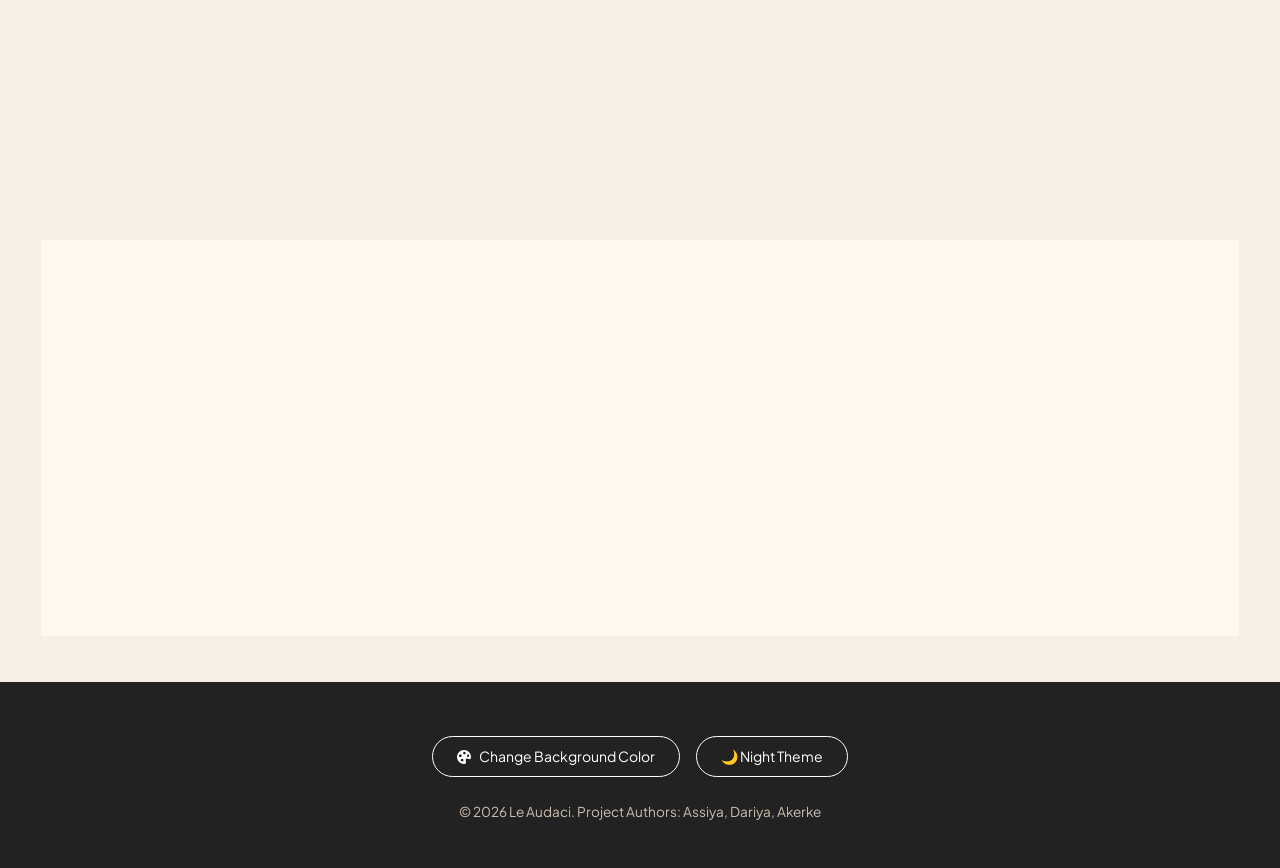
<file: restaurants.html>
<!DOCTYPE html>
<html lang="en">
<head>
    <!-- TASK 0: Setup jQuery & Main Script -->
<script src="https://code.jquery.com/jquery-3.7.1.min.js"></script>
<script src="js/script.js" defer></script>
    <meta charset="UTF-8">
    <meta name="viewport" content="width=device-width, initial-scale=1.0">
    <title>LE AUDACI — Italian Restaurants</title>

    <link rel="stylesheet" href="https://cdn.jsdelivr.net/npm/bootstrap-icons@1.11.3/font/bootstrap-icons.min.css">

    <!-- Google Fonts -->
    <link rel="preconnect" href="https://fonts.googleapis.com">
    <link rel="preconnect" href="https://fonts.gstatic.com" crossorigin>
    <link href="https://fonts.googleapis.com/css2?family=Cormorant+Garamond:wght@600;700&family=Plus+Jakarta+Sans:wght@400;500;600;700&display=swap" rel="stylesheet">

    <!-- Bootstrap 5 & Custom CSS -->
    <link href="https://cdn.jsdelivr.net/npm/bootstrap@5.3.3/dist/css/bootstrap.min.css" rel="stylesheet">
    <link rel="stylesheet" href="css/style.css">
</head>
<body>
    <div class="text-white py-2 text-center border-bottom border-secondary"
     style="background-color: #181210;">
        <div class="container d-flex justify-content-between align-items-center">
            <span class="small text-uppercase tracking-wider">LE AUDACI | Italian Gastro Guide</span>
            <span class="badge bg-danger fs-6 fw-normal" id="currentDateTime">Loading date...</span>
        </div>
    </div>


    
<header class="site-header">
    <div class="d-flex align-items-center gap-3">
        <!-- Account Dropdown -->
        <div class="dropdown" id="auth-menu">
            <button
                class="btn btn-outline-light rounded-circle"
                type="button"
                data-bs-toggle="dropdown"
                aria-expanded="false"
                aria-label="Account menu"
                style="width: 40px; height: 40px; min-width: 40px; padding: 0; display: flex; align-items: center; justify-content: center; flex-shrink: 0;">
                <i class="bi bi-person-circle"></i>
            </button>
            <ul class="dropdown-menu" id="auth-menu-items"></ul>
        </div>

        <!-- Website Logo -->
        <a class="navbar-brand logo" href="index.html">
            LE AUDACI
        </a>
    </div>

    <!-- Navigation -->
    <nav class="main-nav">
        <a href="index.html">Home</a>
        <a href="restaurants.html" class="active">Restaurants</a>
        <a href="menu.html">Menu</a>
        <a href="recipes.html">Recipes</a>
        <a href="team.html">Our Team</a>
        <a href="contact.html">Contact</a>

        <button type="button" id="openModalBtn"
                class="btn btn-outline-light btn-sm ms-2 px-3">
            Subscribe
        </button>
    </nav>
</header>



    <main id="restaurants-page" class="container py-4">


        <section class="text-center mb-5 py-2">
            <p class="eyebrow">DISCOVER AUTHENTIC SPOTS</p>
            <h1 class="mb-3">Italian Restaurants</h1>
            <p class="lead max-w-600 mx-auto">
                Explore iconic pizzerias, family trattorias, and cozy osterias to experience traditional Italian food and hospitality.
            </p>
        </section>

<section class="glass-card p-4 mb-5 text-center mx-auto" style="max-width: 800px;">
            <span class="eyebrow mb-3 d-block">INTERIOR GALLERY</span>
            

            <div class="position-relative mb-3">
                <div class="ratio ratio-16x9 rounded overflow-hidden shadow-sm">
                    <img id="main-restaurant-img" src="images/pizzeria.jpg" class="object-fit-cover w-100 h-100" alt="Main Restaurant View">
                </div>
                

                <button id="prev-btn" aria-label="Previous image"
                        class="position-absolute top-50 start-0 translate-middle-y btn btn-dark bg-opacity-75 text-white border-0 ms-2 px-3 py-2 rounded-circle shadow">
                    &#10094;
                </button>

                <button id="next-btn" aria-label="Next image"
                        class="position-absolute top-50 end-0 translate-middle-y btn btn-dark bg-opacity-75 text-white border-0 me-2 px-3 py-2 rounded-circle shadow">
                    &#10095;
                </button>
                </div>

                <div class="d-flex justify-content-center gap-3">
                    <img src="images/pizzeria.jpg" class="restaurant-thumb img-thumbnail shadow-sm"
                        style="width: 90px; height: 60px; object-fit: cover; cursor: pointer;"
                        alt="Pizzeria Brandi interior">

                    <img src="images/trattoria.jpg" class="restaurant-thumb img-thumbnail shadow-sm"
                        style="width: 90px; height: 60px; object-fit: cover; cursor: pointer;"
                        alt="Trattoria da Enzo interior">

                    <img src="images/osteria.jpg" class="restaurant-thumb img-thumbnail shadow-sm"
                        style="width: 90px; height: 60px; object-fit: cover; cursor: pointer;"
                        alt="Osteria Santo Spirito interior">
                </div>
        </section>


        <section class="categories glass-card p-3 mb-5 text-center">
            <span class="eyebrow d-block mb-2">QUICK NAVIGATION</span>
            <div class="d-flex flex-wrap justify-content-center gap-2">
                <a href="#pizzeria" class="btn-outline-burgundy">Pizzerias</a>
                <a href="#trattoria" class="btn-outline-burgundy">Trattorias</a>
                <a href="#osteria" class="btn-outline-burgundy">Osterias</a>
            </div>
        </section>


        <section class="container-fluid px-0 mb-5">
            <div class="row g-4">

                <!-- Pizzeria Brandi -->
                <div class="col-12 col-md-6 col-lg-4" id="pizzeria">
                    <article class="card h-100 glass-card border-0">
                        <img src="images/pizzeria.jpg" class="card-img-top restaurant-image" alt="Pizzeria Brandi">
                        <div class="card-body d-flex flex-column p-4">
                            <span class="badge-vibey w-auto align-self-start">Pizzeria • Naples</span>
                            <h2 class="card-title h4 mb-2">Pizzeria Brandi</h2>
                            <p class="card-text mb-4">
                                A world-famous pizzeria in Naples, famous for inventing the legendary Pizza Margherita in 1889.
                            </p>
                            <a href="https://www.pizzeriabrandi.com/" class="btn-burgundy mt-auto text-center" target="_blank" rel="noopener">
                                Visit Website
                            </a>
                        </div>
                    </article>
                </div>

                <!-- Trattoria da Enzo -->
                <div class="col-12 col-md-6 col-lg-4" id="trattoria">
                    <article class="card h-100 glass-card border-0">
                        <img src="images/trattoria.jpg" class="card-img-top restaurant-image" alt="Trattoria da Enzo">
                        <div class="card-body d-flex flex-column p-4">
                            <span class="badge-vibey w-auto align-self-start">Trattoria • Rome</span>
                            <h2 class="card-title h4 mb-2">Trattoria da Enzo</h2>
                            <p class="card-text mb-4">
                                A classic Roman trattoria in Trastevere, serving hearty Cacio e Pepe and Carbonara in an authentic setting.
                            </p>
                            <a href="https://www.trattoriadaenzoal29.com/" class="btn-burgundy mt-auto text-center" target="_blank" rel="noopener">
                                Visit Website
                            </a>
                        </div>
                    </article>
                </div>

                <!-- Osteria Santo Spirito -->
                <div class="col-12 col-md-6 col-lg-4" id="osteria">
                    <article class="card h-100 glass-card border-0">
                        <img src="images/osteria.jpg" class="card-img-top restaurant-image" alt="Osteria Santo Spirito">
                        <div class="card-body d-flex flex-column p-4">
                            <span class="badge-vibey w-auto align-self-start">Osteria • Florence</span>
                            <h2 class="card-title h4 mb-2">Osteria Santo Spirito</h2>
                            <p class="card-text mb-4">
                                A warm, vibrant restaurant in Florence offering baked gnocchi, Tuscan steaks, and local Chianti wines.
                            </p>
                            <a href="https://www.osteriasantospirito.com/" class="btn-burgundy mt-auto text-center" target="_blank" rel="noopener">
                                Visit Website
                            </a>
                        </div>
                    </article>
                </div>

            </div>
        </section>


        <section class="mt-5 glass-card p-4">
            <div class="text-center mb-4">
                <span class="eyebrow">OVERVIEW</span>
                <h2>Restaurant Comparison</h2>
            </div>

            <div class="table-responsive">
                <table class="table table-hover text-center align-middle mb-0">
                    <thead>
                        <tr>
                            <th>Restaurant</th>
                            <th>City</th>
                            <th>Type</th>
                            <th>Specialty Dish</th>
                        </tr>
                    </thead>
                    <tbody>
                        <tr>
                            <td><strong>Pizzeria Brandi</strong></td>
                            <td>Naples</td>
                            <td>Pizzeria</td>
                            <td>Pizza Margherita</td>
                        </tr>
                        <tr>
                            <td><strong>Trattoria da Enzo</strong></td>
                            <td>Rome</td>
                            <td>Trattoria</td>
                            <td>Roman Carbonara & Cacio e Pepe</td>
                        </tr>
                        <tr>
                            <td><strong>Osteria Santo Spirito</strong></td>
                            <td>Florence</td>
                            <td>Osteria</td>
                            <td>Tuscan Gnocchi & Steaks</td>
                        </tr>
                    </tbody>
                </table>
            </div>
        </section>

    </main>
    <div id="newsletterModal" class="custom-modal-overlay" aria-hidden="true">
            <div class="custom-modal-card p-4 rounded-4 bg-white shadow-lg">
                <div class="d-flex justify-content-between align-items-center mb-3">
                    <h3 class="h4 mb-0 fw-bold text-dark">Subscribe to LE AUDACI</h3>
                    <button type="button" id="closeModalBtn" class="btn-close" aria-label="Close"></button>
                </div>
                <p class="text-muted small">Receive exclusive Italian restaurant recommendations, new chef recipes, and special dining offers directly to your inbox.</p>
                
                <form id="modalSubscribeForm" novalidate>
                    <div class="mb-3">
                        <label for="modalEmail" class="form-label fw-semibold">Email Address</label>
                        <input type="text" inputmode="email" autocomplete="email" class="form-control" id="modalEmail" placeholder="name@example.com" aria-describedby="modalEmailError">
                        <small id="modalEmailError" class="text-danger" role="alert"></small>
                    </div>
                    <div class="mb-3 form-check">
                        <input type="checkbox" class="form-check-input" id="modalCheck" aria-describedby="modalCheckError">
                        <label class="form-check-label text-muted small" for="modalCheck">I agree to receive newsletters and updates.</label>
                        <small id="modalCheckError" class="text-danger d-block" role="alert"></small>
                    </div>
                    <button type="submit" class="btn btn-danger w-100 py-2 fw-semibold">Subscribe Now</button>
                    <div id="modalSuccess" class="text-success small fw-semibold mt-3" role="status"></div>
                </form>
            </div>
        </div>
    


    <footer>
    <div class="text-center my-4 d-flex justify-content-center align-items-center gap-3 flex-wrap">

        <button id="color-btn" style="border: 1px solid #ffffff; background: transparent; color: #ffffff;" class="px-4 py-2 rounded-pill shadow-sm">
            <i class="bi bi-palette-fill me-2"></i>Change Background Color
        </button>


        <button id="themeToggleBtn" style="border: 1px solid #ffffff; background: transparent; color: #ffffff;" class="px-4 py-2 rounded-pill shadow-sm">
            🌙 Night Theme
        </button>
    </div>
    
    <p class="text-center">&copy; 2026 Le Audaci. Project Authors: Assiya, Dariya, Akerke</p>
    </footer>

    <!-- Bootstrap JS -->
    <script src="https://cdn.jsdelivr.net/npm/bootstrap@5.3.3/dist/js/bootstrap.bundle.min.js"></script>
    <script src="js/color-changer.js"></script>
    <script src="js/restaurant.js"></script>
    <script src="js/theme.js"></script>
    <script src="js/main.js"></script>
    <script src="js/auth-nav.js"></script>
    <script src="js/popup-datetime.js"></script>


</body>
</html>
</file>
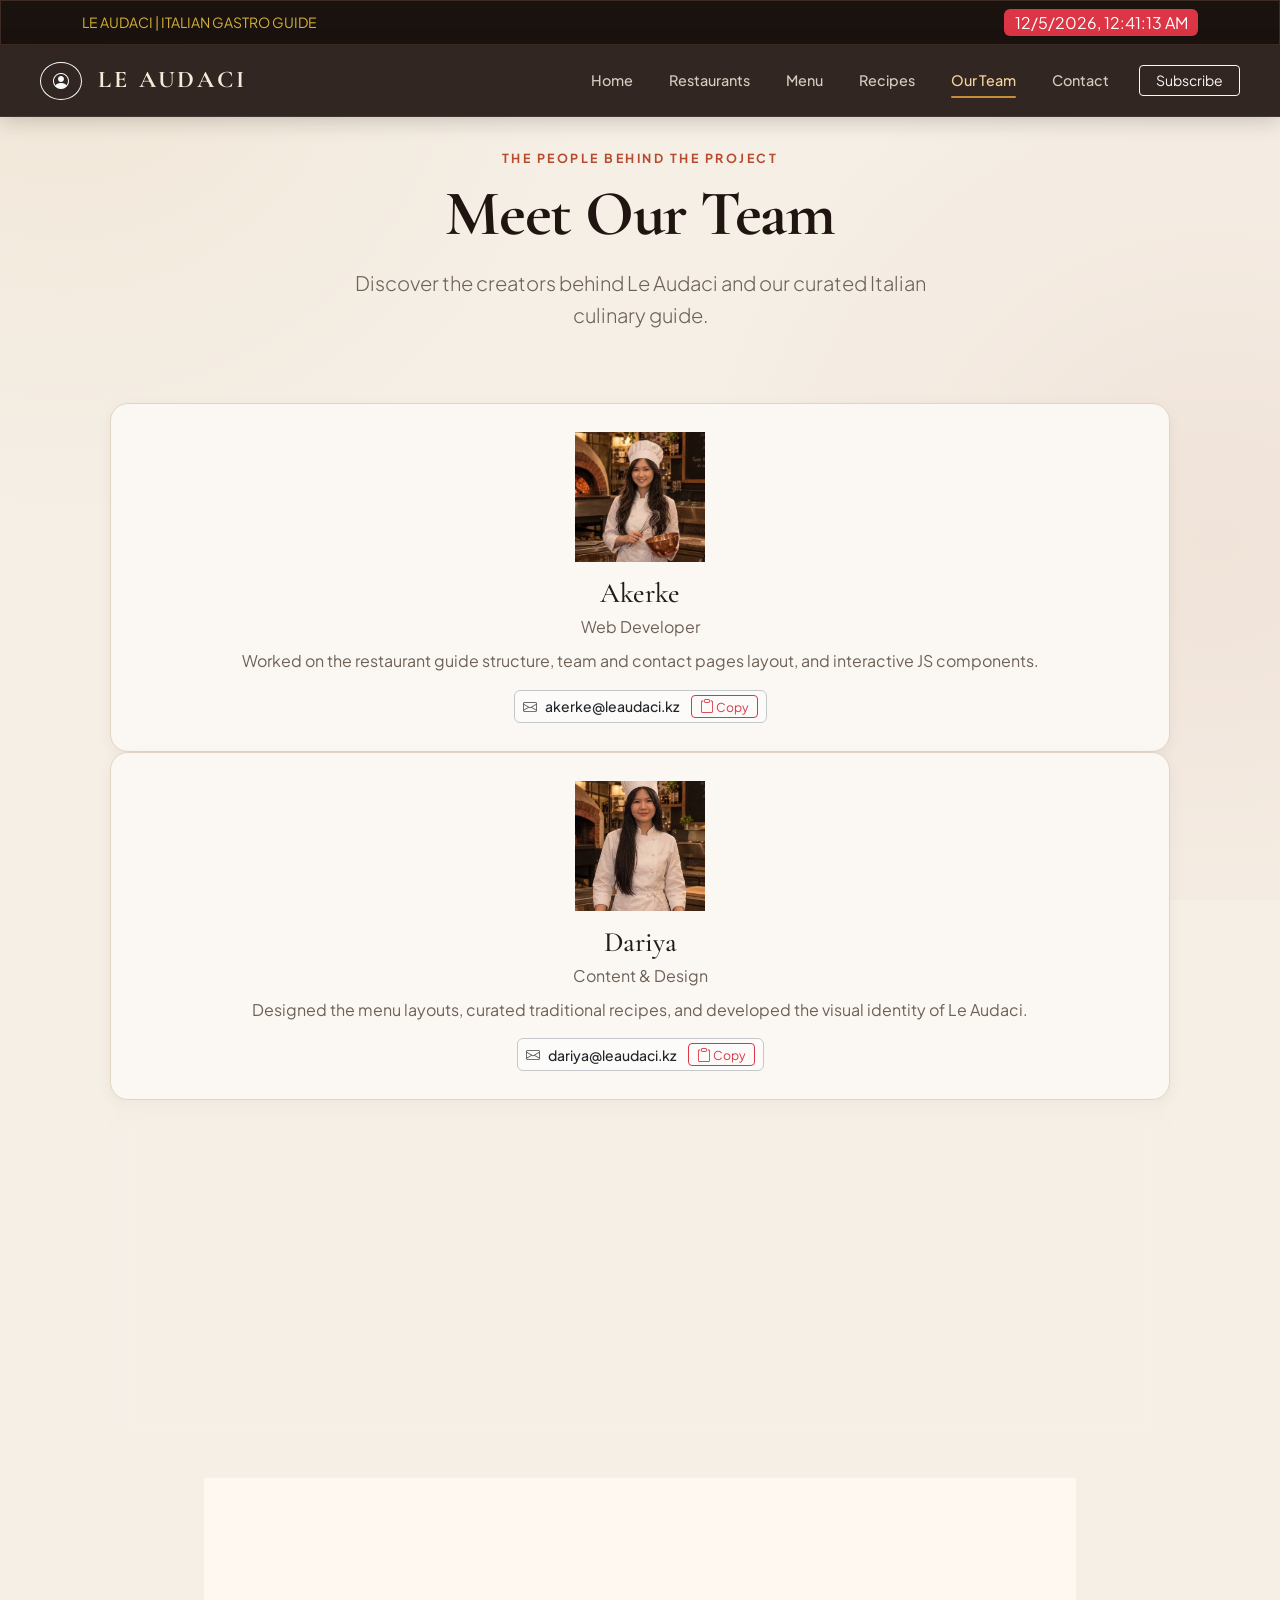
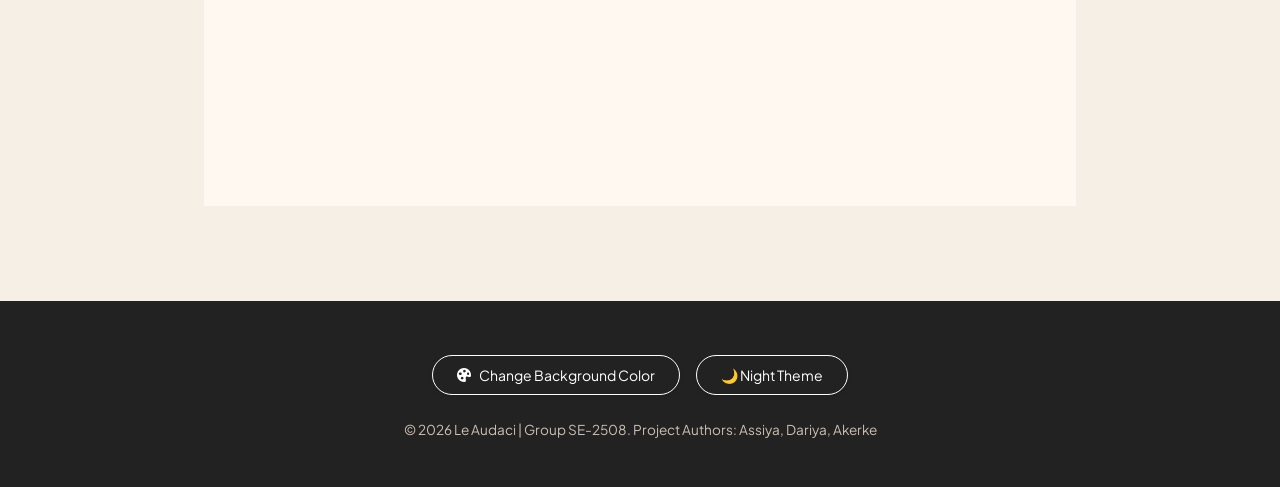
<file: team.html>
<!DOCTYPE html>
<html lang="en">
<head>
    <meta charset="UTF-8">
    <meta name="viewport" content="width=device-width, initial-scale=1.0">
    <title>LE AUDACI — Meet Our Team</title>

    <!-- Google Fonts & Bootstrap Icons -->
    <link rel="preconnect" href="https://fonts.googleapis.com">
    <link rel="preconnect" href="https://fonts.gstatic.com" crossorigin>
    <link href="https://fonts.googleapis.com/css2?family=Cormorant+Garamond:wght@600;700&family=Plus+Jakarta+Sans:wght@400;500;600;700&display=swap" rel="stylesheet">
    <link rel="stylesheet" href="https://cdn.jsdelivr.net/npm/bootstrap-icons@1.11.3/font/bootstrap-icons.min.css">

    <!-- Bootstrap 5 & Custom CSS -->
    <link href="https://cdn.jsdelivr.net/npm/bootstrap@5.3.3/dist/css/bootstrap.min.css" rel="stylesheet">
    <link rel="stylesheet" href="css/style.css">

    <!-- TASK 0: Setup jQuery & Main Script -->
    <script src="https://code.jquery.com/jquery-3.7.1.min.js"></script>
    <script src="js/script.js" defer></script>
</head>
<body class="vintage-bg">

    <!-- TASK 4: Scroll Progress Bar -->
    <div id="scroll-progress"></div>

    <!-- Real-time Date and Time Display Header Bar -->
    <div class="text-white py-2 text-center border-bottom border-secondary"
     style="background-color: #181210;">
        <div class="container d-flex justify-content-between align-items-center">
            <span class="small text-uppercase tracking-wider">LE AUDACI | Italian Gastro Guide</span>
            <span class="badge bg-danger fs-6 fw-normal" id="currentDateTime">Loading date...</span>
        </div>
    </div>


    
<header class="site-header">

    <!-- Logo Group: Account Icon + Website Logo -->
    <div class="d-flex align-items-center gap-3">

        <!-- Account Dropdown -->
        <div class="dropdown" id="auth-menu">
            <button
                class="btn btn-outline-light rounded-circle"
                type="button"
                data-bs-toggle="dropdown"
                aria-expanded="false"
                aria-label="Account menu">

                <i class="bi bi-person-circle"></i>

            </button>

            <ul class="dropdown-menu" id="auth-menu-items"></ul>
        </div>

        <!-- Website Logo -->
        <a class="navbar-brand logo" href="index.html">
            LE AUDACI
        </a>

    </div>

    <!-- Navigation -->
    <nav class="main-nav">
        <a href="index.html">Home</a>
        <a href="restaurants.html">Restaurants</a>
        <a href="menu.html">Menu</a>
        <a href="recipes.html">Recipes</a>
        <a href="team.html" class="active">Our Team</a>
        <a href="contact.html">Contact</a>
        <button type="button" id="openModalBtn"
        class="btn btn-outline-light btn-sm ms-2 px-3">
    Subscribe
</button>
    </nav>

</header>



    <main class="team-section py-4">


        <section class="container text-center mb-5 py-2">
            <p class="eyebrow">THE PEOPLE BEHIND THE PROJECT</p>
            <h1 class="mb-3">Meet Our Team</h1>
            <p class="lead max-w-600 mx-auto">
                Discover the creators behind Le Audaci and our curated Italian culinary guide.
            </p>
        </section>


        <article class="team-card glass-card team-card-animate">
            <!-- TASK 9: Image Lazy Loading -->
            <img src="images/placeholder.jpg" data-src="images/akerke.jpg" class="profile-img lazy-img" alt="Akerke">
            <div class="team-card-content">
                <h2 class="h3 mb-1">Akerke</h2>
                <p class="team-role mb-2">Web Developer</p>
                <p class="mb-3">
                    Worked on the restaurant guide structure, team and contact pages layout, and interactive JS components.
                </p>
                <!-- TASK 8: Copy to Clipboard -->
                <div class="d-inline-flex align-items-center gap-2 bg-white bg-opacity-50 px-2 py-1 rounded border border-secondary-subtle">
                    <i class="bi bi-envelope text-muted small"></i>
                    <span class="code-snippet small text-dark fw-medium">akerke@leaudaci.kz</span>
                    <button type="button" class="btn btn-sm btn-outline-danger copy-btn py-0 px-2 ms-1" title="Copy Email">
                        <i class="bi bi-clipboard"></i> <span class="btn-text small">Copy</span>
                    </button>
                </div>
            </div>
        </article>


        <article class="team-card glass-card team-card-animate">
            <!-- TASK 9: Image Lazy Loading -->
            <img src="images/placeholder.jpg" data-src="images/dariya.jpg" class="profile-img lazy-img" alt="Dariya">
            <div class="team-card-content">
                <h2 class="h3 mb-1">Dariya</h2>
                <p class="team-role mb-2">Content & Design</p>
                <p class="mb-3">
                    Designed the menu layouts, curated traditional recipes, and developed the visual identity of Le Audaci.
                </p>
                <!-- TASK 8: Copy to Clipboard -->
                <div class="d-inline-flex align-items-center gap-2 bg-white bg-opacity-50 px-2 py-1 rounded border border-secondary-subtle">
                    <i class="bi bi-envelope text-muted small"></i>
                    <span class="code-snippet small text-dark fw-medium">dariya@leaudaci.kz</span>
                    <button type="button" class="btn btn-sm btn-outline-danger copy-btn py-0 px-2 ms-1" title="Copy Email">
                        <i class="bi bi-clipboard"></i> <span class="btn-text small">Copy</span>
                    </button>
                </div>
            </div>
        </article>


        <article class="team-card glass-card team-card-animate">
            <!-- TASK 9: Image Lazy Loading -->
            <img src="images/placeholder.jpg" data-src="images/assiya.jpg" class="profile-img lazy-img" alt="Assiya">
            <div class="team-card-content">
                <h2 class="h3 mb-1">Assiya</h2>
                <p class="team-role mb-2">Web Developer</p>
                <p class="mb-3">
                    Organized restaurant catalog data, comparison tables, and user interaction details across the site.
                </p>
                <!-- TASK 8: Copy to Clipboard -->
                <div class="d-inline-flex align-items-center gap-2 bg-white bg-opacity-50 px-2 py-1 rounded border border-secondary-subtle">
                    <i class="bi bi-envelope text-muted small"></i>
                    <span class="code-snippet small text-dark fw-medium">assiya@leaudaci.kz</span>
                    <button type="button" class="btn btn-sm btn-outline-danger copy-btn py-0 px-2 ms-1" title="Copy Email">
                        <i class="bi bi-clipboard"></i> <span class="btn-text small">Copy</span>
                    </button>
                </div>
            </div>
        </article>


        <section class="container max-w-850 mx-auto my-5">
            <div class="glass-card text-center p-4 p-md-5">
                <span class="eyebrow">OUR MISSION</span>
                <h2 class="mb-3">Our Goal</h2>
                <p class="lead max-w-600 mx-auto mb-0">
                    Our mission is to bring authentic Italian gastronomy, traditional home recipes, and restaurant culture to food lovers around the world in a clean, modern, and engaging visual guide.
                </p>
            </div>
        </section>

    </main>

    <!-- Pop-up / Modal Window -->
    <div id="newsletterModal" class="custom-modal-overlay" aria-hidden="true">
        <div class="custom-modal-card p-4 rounded-4 bg-white shadow-lg">
            <div class="d-flex justify-content-between align-items-center mb-3">
                <h3 class="h4 mb-0 fw-bold text-dark">Subscribe to LE AUDACI</h3>
                <button type="button" id="closeModalBtn" class="btn-close" aria-label="Close"></button>
            </div>
            <p class="text-muted small">Receive exclusive Italian restaurant recommendations, new chef recipes, and special dining offers directly to your inbox.</p>
            
            <form id="modalSubscribeForm" novalidate>
                    <div class="mb-3">
                        <label for="modalEmail" class="form-label fw-semibold">Email Address</label>
                        <input type="text" inputmode="email" autocomplete="email" class="form-control" id="modalEmail" placeholder="name@example.com" aria-describedby="modalEmailError">
                        <small id="modalEmailError" class="text-danger" role="alert"></small>
                    </div>
                    <div class="mb-3 form-check">
                        <input type="checkbox" class="form-check-input" id="modalCheck" aria-describedby="modalCheckError">
                        <label class="form-check-label text-muted small" for="modalCheck">I agree to receive newsletters and updates.</label>
                        <small id="modalCheckError" class="text-danger d-block" role="alert"></small>
                    </div>
                    <button type="submit" class="btn btn-danger w-100 py-2 fw-semibold">Subscribe Now</button>
                    <div id="modalSuccess" class="text-success small fw-semibold mt-3" role="status"></div>
                </form>
        </div>
    </div>


    <footer>
        <script>
    document.addEventListener('DOMContentLoaded', function() {
        const colorBtn = document.getElementById('color-btn');
        if (colorBtn) {
            const bgColors = ['#f9f6f0', '#261c17', '#1a120e', '#3a2e2b', '#2d231e', '#faedcd'];
            colorBtn.addEventListener('click', function() {
                const randomIndex = Math.floor(Math.random() * bgColors.length);
                document.body.style.backgroundColor = bgColors[randomIndex];
            });
        }
    });
</script>

    <div class="text-center my-4 d-flex justify-content-center align-items-center gap-3 flex-wrap">
        <button id="color-btn" style="border: 1px solid #ffffff; background: transparent; color: #ffffff;" class="px-4 py-2 rounded-pill shadow-sm">
            <i class="bi bi-palette-fill me-2"></i>Change Background Color
        </button>
        <button id="themeToggleBtn" style="border: 1px solid #ffffff; background: transparent; color: #ffffff;" class="px-4 py-2 rounded-pill shadow-sm">
                    🌙 Night Theme
        </button>
    </div>
    
    <p>&copy; 2026 Le Audaci | Group SE-2508. Project Authors: Assiya, Dariya, Akerke</p>
</footer>

<!-- Bootstrap JS & Custom Scripts -->
<script src="https://cdn.jsdelivr.net/npm/bootstrap@5.3.3/dist/js/bootstrap.bundle.min.js"></script>
<script src="js/popup-datetime.js"></script>
<script src="js/team-animations.js"></script>
<script src="js/main.js"></script>
<script src="js/color-changer.js"></script>
<script src="js/theme.js"></script>
<script src="js/auth-nav.js"></script>



<!-- TASK 7: Toast Notification Container -->
<div id="toast-container" style="position: fixed; bottom: 20px; right: 20px; z-index: 9999; display: flex; flex-direction: column; gap: 10px;"></div>

</body>
</html>
</file>
<file: css/style.css>
/* =========================================================
   LE AUDACI — WARM VIBEY ITALIAN GASTROBAR DESIGN
   ========================================================= */
@import url('https://fonts.googleapis.com/css2?family=Cormorant+Garamond:ital,wght@0,500;0,600;0,700;1,400&family=Plus+Jakarta+Sans:wght@400;500;600;700&display=swap');
:root {

    --bg-main: #f5efe6;
    --bg-light: #fbf8f3;
    --bg-card: rgba(255, 250, 242, 0.85);
    --bg-card-hover: rgba(255, 255, 255, 0.95);

    --espresso: #211512;
    --espresso-light: #3d2a23;

    --terracotta: #b84a2f;
    --terracotta-dark: #943720;
    --terracotta-glow: rgba(184, 74, 47, 0.2);
    --olive: #595e3f;
    --olive-light: #737854;

    --gold: #c68e3b;
    --gold-light: #e2b368;
    --gold-glow: rgba(198, 142, 59, 0.25);

    --text-primary: #231b17;
    --text-secondary: #6e6157;
    --text-light: #f8f1e7;

    --border: #e2d4c3;
    --border-gold: rgba(198, 142, 59, 0.25);
    --shadow-sm: 0 4px 15px rgba(33, 21, 18, 0.05);
    --shadow-md: 0 10px 30px rgba(33, 21, 18, 0.08);
    --shadow-hover: 0 18px 40px rgba(33, 21, 18, 0.14);

    --font-heading: 'Cormorant Garamond', 'Playfair Display', Georgia, serif;
    --font-body: 'Plus Jakarta Sans', system-ui, sans-serif;

    --radius-lg: 18px;
    --radius-md: 12px;
    --radius-sm: 8px;
    --transition: all 0.35s cubic-bezier(0.25, 1, 0.5, 1);
}

/* ========================================
   RESET & BASE STYLES
   ======================================== */
* {
    box-sizing: border-box;
    margin: 0;
    padding: 0;
}
/* TASK 3: Custom Modal Overlay Styles */
.custom-modal-overlay {
    position: fixed !important;
    top: 0 !important;
    left: 0 !important;
    width: 100vw !important;
    height: 100vh !important;
    background-color: rgba(0, 0, 0, 0.75) !important;
    backdrop-filter: blur(4px);
    display: flex !important;
    justify-content: center !important;
    align-items: center !important;
    z-index: 99999 !important;
    opacity: 0 !important;
    visibility: hidden !important;
    transition: opacity 0.3s ease, visibility 0.3s ease;
}
.custom-modal-overlay.active {
    opacity: 1 !important;
    visibility: visible !important;
}
.custom-modal-card {
    width: 90%;
    max-width: 480px;
    position: relative;
    z-index: 100000;
}
html {
    scroll-behavior: smooth;
}
body {
    min-height: 100vh;
    background-color: var(--bg-main);
    background-image:
        radial-gradient(circle at 5% 0%, rgba(198, 142, 59, 0.09) 0%, transparent 35%),
        radial-gradient(circle at 95% 60%, rgba(184, 74, 47, 0.07) 0%, transparent 40%);
    background-attachment: fixed;
    color: var(--text-primary);
    font-family: var(--font-body);
    line-height: 1.6;
    -webkit-font-smoothing: antialiased;
}
img {
    display: block;
    max-width: 100%;
}
a {
    color: inherit;
    text-decoration: none;
}
button, input, select, textarea {
    font: inherit;
}
button {
    cursor: pointer;
}
/* ========================================
   SCROLLBAR
   ======================================== */
::-webkit-scrollbar {
    width: 8px;
}
::-webkit-scrollbar-track {
    background: var(--bg-main);
}
::-webkit-scrollbar-thumb {
    background: var(--terracotta);
    border-radius: 10px;
}
::-webkit-scrollbar-thumb:hover {
    background: var(--espresso);
}

/* ========================================
   TYPOGRAPHY
   ======================================== */
h1, h2, h3 {
    color: var(--espresso);
    font-family: var(--font-heading);
    line-height: 1.15;
}
h1 {
    font-size: clamp(2.4rem, 5vw, 4.2rem);
    font-weight: 700;
    letter-spacing: -0.02em;
}
h2 {
    font-size: clamp(1.7rem, 3.5vw, 2.5rem);
    font-weight: 700;
}
h3 {
    font-size: 1.35rem;
    font-weight: 600;
}
p {
    color: var(--text-secondary);
}
.eyebrow {
    margin-bottom: 8px;
    color: var(--terracotta);
    font-size: 0.78rem;
    font-weight: 700;
    letter-spacing: 0.2em;
    text-transform: uppercase;
}

/* ========================================
   HEADER & NAVIGATION
   ======================================== */
.site-header {
    position: sticky;
    top: 0;
    z-index: 1000;
    display: flex;
    justify-content: space-between;
    align-items: center;
    min-height: 72px;
    padding: 0 40px;
    background: rgba(33, 21, 18, 0.92);
    backdrop-filter: blur(14px);
    -webkit-backdrop-filter: blur(14px);
    border-bottom: 1px solid rgba(255, 255, 255, 0.08);
    box-shadow: 0 4px 20px rgba(33, 21, 18, 0.2);
}
.logo {
    font-family: var(--font-heading);
    font-size: 1.5rem;
    font-weight: 700;
    letter-spacing: 0.12em;
    color: #f7ead8;
    transition: var(--transition);
}
.logo a {
    color: #f7ead8;
}
.logo:hover, .logo a:hover {
    color: var(--gold-light);
    text-shadow: 0 0 12px var(--gold-glow);
}
.main-nav {
    display: flex;
    align-items: center;
    gap: 8px;
}
.main-nav a {
    position: relative;
    padding: 8px 14px;
    color: #d9cbbd;
    font-size: 0.9rem;
    font-weight: 500;
    transition: var(--transition);
}
.main-nav a:hover,
.main-nav a.active {
    color: #f5d49b;
}
.main-nav a::after {
    content: "";
    position: absolute;
    bottom: 2px;
    left: 14px;
    width: calc(100% - 28px);
    height: 2px;
    background: var(--gold);
    border-radius: 2px;
    transform: scaleX(0);
    transform-origin: center;
    transition: transform 0.3s cubic-bezier(0.25, 1, 0.5, 1);
}
.main-nav a:hover::after,
.main-nav a.active::after {
    transform: scaleX(1);
}

/* ========================================
   MAIN LAYOUTS & SIDEBAR
   ======================================== */
#main-content, #restaurants-page {
    max-width: 1200px;
    margin: 0 auto;
    padding: 45px 24px;
}
.menu-page, .recipes-page {
    width: 100%;
    max-width: 1100px;
    padding: 25px 40px 50px;
}
.assiya-layout, .dariya-layout {
    min-height: calc(100vh - 72px);
    display: grid;
    grid-template-columns: 220px minmax(0, 1fr);
    grid-template-areas: "sidebar main";
}
.assiya-layout > .sidebar,
.dariya-layout > .sidebar {
    grid-area: sidebar;
}
.assiya-layout > main,
.dariya-layout > .menu-page,
.dariya-layout > .recipes-page {
    grid-area: main;
}
.sidebar {
    position: sticky;
    top: 72px;
    align-self: start;
    min-height: calc(100vh - 72px);
    padding: 32px 20px;
    background: rgba(238, 229, 216, 0.7);
    backdrop-filter: blur(10px);
    border-right: 1px solid var(--border);
}
.sidebar h2 {
    margin-bottom: 18px;
    color: var(--espresso);
    font-size: 1.1rem;
    letter-spacing: 0.04em;
}
.sidebar ul {
    list-style: none;
}
.sidebar li {
    margin-bottom: 4px;
}
.sidebar a {
    display: block;
    padding: 10px 12px;
    color: var(--text-secondary);
    border-radius: var(--radius-sm);
    font-size: 0.92rem;
    font-weight: 500;
    transition: var(--transition);
}
.sidebar a:hover, .sidebar a.active {
    color: var(--terracotta);
    background: rgba(184, 74, 47, 0.08);
    transform: translateX(4px);
}

/* ========================================
   GLASS CARDS & CAROUSEL
   ======================================== */
.glass-card {
    background: var(--bg-card);
    border: 1px solid var(--border);
    border-radius: var(--radius-lg);
    backdrop-filter: blur(12px);
    -webkit-backdrop-filter: blur(12px);
    box-shadow: var(--shadow-sm);
    transition: var(--transition);
}
.glass-card:hover, .hover-scale:hover {
    background: var(--bg-card-hover);
    border-color: var(--border-gold);
    transform: translateY(-4px);
    box-shadow: var(--shadow-hover);
}
.carousel {
    overflow: hidden;
    max-width: 920px;
    margin: 0 auto;
    background: var(--espresso);
    border-radius: var(--radius-lg);
    box-shadow: var(--shadow-md);
}
.carousel-item img {
    width: 100%;
    height: 400px;
    object-fit: cover;
}
.recipe-carousel-image {
    height: 350px !important;
    object-fit: cover;
}

/* ========================================
   MENU & CARDS VIBE
   ======================================== */
.badge-vibey {
    display: inline-block;
    padding: 4px 10px;
    font-size: 0.75rem;
    font-weight: 700;
    border-radius: 20px;
    background: rgba(184, 74, 47, 0.12);
    color: var(--terracotta);
    border: 1px solid rgba(184, 74, 47, 0.25);
    margin-bottom: 8px;
}
.menu-card, #restaurants-page .card, .recipe {
    background: var(--bg-light);
    border: 1px solid var(--border);
    border-radius: var(--radius-lg);
    overflow: hidden;
    box-shadow: var(--shadow-sm);
    transition: var(--transition);
}
.menu-card:hover, #restaurants-page .card:hover, .recipe:hover {
    border-color: var(--border-gold);
    transform: translateY(-5px);
    box-shadow: var(--shadow-hover);
}
.menu-card-image, .card-img, .recipe-image {
    width: 100%;
    height: 220px;
    object-fit: cover;
    transition: transform 0.5s cubic-bezier(0.25, 1, 0.5, 1);
}
.menu-card:hover .menu-card-image,
.gallery-item:hover img,
.recipe:hover .recipe-image {
    transform: scale(1.04);
}
.menu-price {
    margin: 10px 0 14px;
    color: var(--terracotta);
    font-size: 1.2rem;
    font-weight: 700;
}
.menu-item {
    display: flex;
    justify-content: space-between;
    align-items: center;
    gap: 20px;
    padding: 16px 20px;
    background: var(--bg-light);
    border: 1px solid var(--border);
    border-radius: var(--radius-md);
    transition: var(--transition);
}
.menu-item:hover {
    border-color: var(--terracotta-glow);
    background: #fffdf9;
    transform: translateX(4px);
}
.menu-item strong {
    color: var(--terracotta);
    font-size: 1.05rem;
}

/* ========================================
   GALLERY
   ======================================== */
.gallery, .recipe-gallery {
    display: grid;
    grid-template-columns: repeat(3, 1fr);
    gap: 16px;
}
.gallery-item {
    position: relative;
    height: 220px;
    overflow: hidden;
    border-radius: var(--radius-md);
    box-shadow: var(--shadow-sm);
}
.gallery-item img {
    width: 100%;
    height: 100%;
    object-fit: cover;
    transition: transform 0.5s ease;
}
.gallery-caption {
    position: absolute;
    inset: auto 0 0 0;
    padding: 12px;
    color: white;
    font-size: 0.88rem;
    text-align: center;
    background: linear-gradient(to top, rgba(33, 21, 18, 0.85), transparent);
    transform: translateY(100%);
    transition: transform 0.3s ease;
}
.gallery-item:hover .gallery-caption {
    transform: translateY(0);
}

/* =========================
   RULES
   ========================= */
.rules-section {
    padding: 60px 0 30px;
}
.rules-title {
    color: #701516;
    font-size: 28px;
    margin-bottom: 25px;
}
.rules-title h2 {
    margin-top: 5px;
}
.rules {
    display: grid;
    grid-template-columns: repeat(3, 1fr);
    gap: 20px;
}
.rule {
    border-top: 2px solid #701516;
    padding-top: 15px;
}
.rule span {
    color: #a37b36;
    font-weight: bold;
    margin-right: 8px;
}
/* =========================
   AKERKE — TEAM & CONTACT (FLEXBOX - TASK 2)
   ========================= */
.team-section,
.contact-section {
    max-width: 1100px;
    margin: 0 auto;
    padding: 40px 20px;
}
.team-intro,
.contact-intro {
    text-align: center;
    margin-bottom: 35px;
}
.team-container {
    display: flex;
    justify-content: center;
    gap: 24px;
    max-width: 1080px;
    margin: 0 auto;
    padding: 10px 24px 30px;
}
.team-card {
    flex: 1 1 0;
    padding: 28px 20px;
    text-align: center;
    background: var(--bg-light);
    border: 1px solid var(--border);
    border-radius: var(--radius-lg);
    box-shadow: var(--shadow-sm);
    transition: var(--transition);
}
.team-card:hover {
    border-color: var(--border-gold);
    transform: translateY(-6px);
    box-shadow: var(--shadow-hover);
}
.profile-img {
    width: 130px;
    height: 130px;
    margin: 0 auto 16px;
    object-fit: cover;
    margin-bottom: 15px;
}
.contact-image {
    width: 100%;
    max-width: 700px;
    height: 250px;
    object-fit: cover;
    margin: 0 auto 30px;
}
.form-container {
    display: flex;
    justify-content: center;
    margin: 0 auto;
    max-width: 600px;
    background: #ffffff;
    padding: 30px;
    border-radius: 10px;
    box-shadow: 0 4px 10px rgba(0, 0, 0, 0.05);
}
.team-card:hover .profile-img {
    border-color: var(--terracotta);
    transform: scale(1.05);
}

#contact-form {
    width: 100%;
    display: flex;
    flex-direction: column;
    gap: 15px;
}
#contact-form .form-control,
#contact-form .form-select {
    color: var(--text-primary);
    background: #fffaf4;
    border: 1px solid var(--border);
    border-radius: var(--radius-sm);
    padding: 10px 14px;
}
.form-group label {
    margin-bottom: 5px;
    font-weight: bold;
    color: #701516;
}

/* ========================================
   BUTTONS
   ======================================== */
.btn-gold, .btn-burgundy, .btn-vibey {
    display: inline-flex;
    justify-content: center;
    align-items: center;
    padding: 12px 28px;
    border: 1px solid var(--terracotta);
    border-radius: 30px;
    background: var(--terracotta);
    color: white;
    font-weight: 600;
    font-size: 0.95rem;
    transition: var(--transition);
}
.submit-btn:hover {
    background-color: #500e10;
}

/* =========================
   FOOTER
   ========================= */
footer {
    background-color: #222222;
    color: #cccccc;
    text-align: center;
    padding: 30px 20px;
    margin-top: 50px;
    font-size: 14px;
}
footer h3 {
    color: #ffffff;
    margin-bottom: 5px;
}
footer p {
    color: #cdbfb1;
    font-size: 0.85rem;
}

/* ========================================
   RESPONSIVE (TABLET & MOBILE)
   ======================================== */
@media (max-width: 900px) {
    .dariya-layout, .assiya-layout {
        grid-template-columns: 1fr;
        grid-template-areas: "sidebar" "main";
    }
    .sidebar {
        position: static;
        min-height: auto;
        padding: 18px 20px;
        border-right: none;
        border-bottom: 1px solid var(--border);
    }
    .sidebar ul {
        display: flex;
        flex-wrap: wrap;
        gap: 6px;
    }
    .menu-page, .recipes-page {
        padding: 25px 20px 45px;
    }
    .gallery, .recipe-gallery {
        grid-template-columns: repeat(2, 1fr);
    }
    .team-container {
        flex-wrap: wrap;
    }
    .team-card {
        flex: 1 1 calc(50% - 12px);
    }
}
@media (max-width: 600px) {
    .site-header {
        padding: 12px 20px;
        flex-direction: column;
        gap: 10px;
    }
    .main-nav {
        flex-wrap: wrap;
        justify-content: center;
        gap: 4px;
    }
    .main-nav a {
        padding: 6px 10px;
        font-size: 0.85rem;
    }
    #main-content, #restaurants-page {
        padding: 30px 16px;
    }
    .gallery, .recipe-gallery {
        grid-template-columns: 1fr;
    }
    .team-card {
        flex: 1 1 100%;
    }
}
@media (prefers-reduced-motion: reduce) {
    *, *::before, *::after {
        transition-duration: 0.01ms !important;
        animation-duration: 0.01ms !important;
    }
}
/* Desktop */
@media (min-width: 1200px) {
    .menu-page,
    .recipes-page {
        max-width: 1100px;
        padding-left: 40px;
        padding-right: 40px;
    }
    .menu-card-image {
        height: 230px;
    }
    .recipe-image {
        height: 360px;
        object-fit: cover;
    }
}
/* Tablet */
@media (max-width: 991px) {
    .dariya-layout {
        grid-template-columns: 1fr;
        grid-template-areas:
            "sidebar"
            "main";
    }
    .sidebar {
        position: static;
        min-height: auto;
        width: 100%;
        padding: 18px 20px;
        border-right: none;
        border-bottom: 1px solid var(--border);
    }
    .sidebar ul {
        display: flex;
        flex-wrap: wrap;
        gap: 8px;
    }
    .sidebar li {
        margin-bottom: 0;
    }
    .sidebar a {
        padding: 8px 12px;
    }
    .menu-page,
    .recipes-page {
        width: 100%;
        max-width: 100%;
        padding: 30px 24px 45px;
    }
    .menu-card-image {
        height: 220px;
    }
    .recipe-image {
        height: 320px;
    }
    .recipe-carousel-image {
        height: 300px !important;
    }
}
/* Mobile */
@media (max-width: 767px) {
    .site-header {
        position: relative;
        padding: 14px 16px;
        flex-direction: column;
        gap: 10px;
    }
    .logo {
        font-size: 1.4rem;
    }
    .main-nav {
        width: 100%;
        display: flex;
        flex-wrap: wrap;
        justify-content: center;
        gap: 3px;
    }
    .main-nav a {
        padding: 6px 8px;
        font-size: 0.78rem;
    }
    .menu-page,
    .recipes-page {
        padding: 25px 16px 40px;
    }
    .menu-header,
    .recipes-header {
        margin-bottom: 30px !important;
    }
    h1 {
        font-size: 2.5rem;
    }
    h2 {
        font-size: 2rem;
    }
    .menu-card-image {
        height: 210px;
    }
    .recipe {
        padding: 20px !important;
    }
    .recipe-image {
        height: 240px;
    }
    .recipe-carousel-image {
        height: 240px !important;
    }
    .menu-item {
        flex-direction: column;
        align-items: flex-start;
        gap: 8px;
        padding: 14px 16px;
    }
    .menu-item strong {
        align-self: flex-end;
    }
    .choice-section {
        padding: 30px 20px !important;
    }
    footer {
        padding: 22px 16px;
    }
}
/* Small phones */
@media (max-width: 480px) {
    .main-nav a {
        font-size: 0.72rem;
        padding: 5px 6px;
    }
    .sidebar ul {
        display: grid;
        grid-template-columns: 1fr 1fr;
    }
    .sidebar a {
        text-align: center;
        font-size: 0.82rem;
    }
    h1 {
        font-size: 2.2rem;
    }
    h2 {
        font-size: 1.8rem;
    }
    .menu-card-image {
        height: 190px;
    }
    .recipe-image {
        height: 210px;
    }
    .recipe-carousel-image {
        height: 210px !important;
    }
    .btn-vibey,
    .btn-burgundy,
    .btn-outline-burgundy {
        width: 100%;
    }
}
/* Bootstrap Navbar */
.site-header .navbar {
    width: 100%;
    min-height: 72px;
}
.site-header .navbar-brand {
    color: #f7ead8;
}
.site-header .navbar-brand:hover {
    color: var(--gold-light);
}
.site-header .navbar-nav {
    gap: 8px;
}
.site-header .navbar-nav .nav-link {
    position: relative;
    padding: 8px 14px;
    color: #d9cbbd;
    font-size: 0.9rem;
    font-weight: 500;
    transition: var(--transition);
}
.site-header .navbar-nav .nav-link:hover,
.site-header .navbar-nav .nav-link.active {
    color: #f5d49b;
}
.site-header .navbar-toggler {
    border-color: rgba(255, 255, 255, 0.3);
}
.site-header .navbar-toggler:focus {
    box-shadow: 0 0 0 2px var(--gold-glow);
}
.site-header .navbar-toggler-icon {
    filter: invert(1);
}
@media (max-width: 991px) {
    .site-header .navbar-collapse {
        padding-top: 12px;
    }
    .site-header .navbar-nav {
        align-items: center;
        gap: 2px;
    }
    .site-header .navbar-nav .nav-link {
        padding: 8px 10px;
    }
}
@media (max-width: 480px) {
    .site-header .navbar {
        padding-left: 12px !important;
        padding-right: 12px !important;
    }
    .site-header .navbar-nav .nav-link {
        font-size: 0.8rem;
    }
}
/* ==========================================
   TASK 3: FIX MODAL OVERLAY STYLES{akosya}
   ========================================== */
.custom-modal-overlay {
    position: fixed !important;
    top: 0 !important;
    left: 0 !important;
    width: 100vw !important;
    height: 100vh !important;
    background-color: rgba(0, 0, 0, 0.75) !important;
    backdrop-filter: blur(4px);
    display: flex !important;
    justify-content: center !important;
    align-items: center !important;
    z-index: 99999 !important;
    opacity: 0 !important;
    visibility: hidden !important;
    transition: opacity 0.3s ease, visibility 0.3s ease;
}
.custom-modal-overlay.active {
    opacity: 1 !important;
    visibility: visible !important;
}
.custom-modal-card {
    width: 90%;
    max-width: 460px;
    transform: translateY(-20px);
    transition: transform 0.3s ease;
}
.custom-modal-overlay.active .custom-modal-card {
    transform: translateY(0);
    max-width: 480px;
    position: relative;
    z-index: 100000;
};
/* ==========================================
   ENHANCED CONTACT PAGE STYLE UPGRADE
   ========================================== */

.vintage-bg {
    background-color: #f5efe6 !important;
    background-image:
        radial-gradient(circle at 5% 0%, rgba(198, 142, 59, 0.09) 0%, transparent 35%),
        radial-gradient(circle at 95% 60%, rgba(184, 74, 47, 0.07) 0%, transparent 40%);
    background-attachment: fixed;
}
.font-serif {
    font-family: 'Cormorant Garamond', serif !important;
}
.text-espresso {
    color: #211512;
}

.shadow-md {
    box-shadow: 0 10px 30px rgba(33, 21, 18, 0.08) !important;
}

.group-hover-zoom {
    overflow: hidden;
}
.group-hover-zoom img {
    transition: transform 0.5s ease;
}
.group-hover-zoom:hover img {
    transform: scale(1.05);
}

.grayscale-map {
    filter: grayscale(80%) contrast(110%) invert(8%);
    opacity: 0.95;
    transition: filter 0.3s ease;
}
.grayscale-map:hover {
    filter: grayscale(0%) contrast(100%);
}

.btn-vibey {
    background: linear-gradient(135deg, #b84a2f 0%, #c68e3b 100%) !important;
    transition: transform 0.2s ease, filter 0.2s ease;
}
.btn-vibey:hover {
    filter: brightness(110%);
    transform: translateY(-2px);
}
.btn-check:checked + .btn-outline-danger {
    background-color: #b84a2f !important;
    border-color: #b84a2f !important;
    color: #ffffff !important;
}
body.dark-theme,
body.dark-theme html,
body.dark-theme #main-content,
body.dark-theme #restaurants-page,
body.dark-theme .contact-section,
body.dark-theme .team-section,
body.dark-theme .vintage-bg,
body.dark-theme .container,
body.dark-theme .container-fluid,
body.dark-theme main,
body.dark-theme section {
    background-color: #181210 !important;
    background-image: none !important;
    color: #f8f1e7 !important;
}

body.dark-theme h1:not(.card h1),
body.dark-theme h2:not(.card h2),
body.dark-theme h3:not(.card h3),
body.dark-theme .contact-intro h2,
body.dark-theme .contact-intro p,
body.dark-theme .rules-title,
body.dark-theme .team-intro p {
    color: #f8f1e7 !important;
}

body.dark-theme .glass-card,
body.dark-theme .form-container,
body.dark-theme .menu-card,
body.dark-theme .team-card,
body.dark-theme .card,
body.dark-theme .custom-modal-card,
body.dark-theme .modal-content,
body.dark-theme .recipe,
body.dark-theme .menu-item {
    background-color: #241c18 !important;
    border-color: rgba(226, 212, 195, 0.15) !important;
    color: #f8f1e7 !important;
    box-shadow: 0 10px 30px rgba(0, 0, 0, 0.5) !important;
}

body.dark-theme .glass-card h1,
body.dark-theme .glass-card h2,
body.dark-theme .glass-card h3,
body.dark-theme .form-container h1,
body.dark-theme .form-container h2,
body.dark-theme .form-container h3,
body.dark-theme .menu-card h3,
body.dark-theme .team-card h3,
body.dark-theme .card h3,
body.dark-theme .custom-modal-card h3,
body.dark-theme .modal-content h3,
body.dark-theme .menu-item strong,
body.dark-theme .recipe h3 {
    color: #f5efe6 !important;
}
body.dark-theme .glass-card p,
body.dark-theme .form-container p,
body.dark-theme .menu-card p,
body.dark-theme .team-card p,
body.dark-theme .card p,
body.dark-theme .custom-modal-card p,
body.dark-theme .modal-content p,
body.dark-theme .menu-item span,
body.dark-theme .recipe p {
    color: #cbbab0 !important;
}

body.dark-theme .sidebar {
    background: rgba(24, 18, 16, 0.9) !important;
    border-color: rgba(226, 212, 195, 0.1) !important;
}
body.dark-theme .sidebar a {
    color: #cbbab0 !important;
}
body.dark-theme .sidebar a:hover,
body.dark-theme .sidebar a.active {
    color: #e2b368 !important;
    background: rgba(198, 142, 59, 0.12) !important;
}

body.dark-theme .form-control,
body.dark-theme .form-select,
body.dark-theme input,
body.dark-theme textarea {
    background-color: #181210 !important;
    color: #f8f1e7 !important;
    border: 1px solid rgba(226, 212, 195, 0.25) !important;
}
body.dark-theme .form-control::placeholder,
body.dark-theme input::placeholder,
body.dark-theme textarea::placeholder {
    color: #a39284 !important;
}
body.dark-theme label,
body.dark-theme .form-group label,
body.dark-theme .eyebrow {
    color: #e2b368 !important;
}
body.dark-theme .glass-card strong,
body.dark-theme .glass-card span,
body.dark-theme .contact-section strong,
body.dark-theme .contact-section .eyebrow {
    color: #e2b368 !important;
}
body.dark-theme .glass-card div,
body.dark-theme .glass-card p {
    color: #f8f1e7 !important;
}

body.dark-theme .form-check,
body.dark-theme .form-check-label,
body.dark-theme div[class*="bg-white"],
body.dark-theme .p-3.bg-white {
    background-color: #241c18 !important;
    color: #e2b368 !important;
    border: 1px solid rgba(226, 212, 195, 0.2) !important;
    border-radius: 8px !important;
}

body.dark-theme .accordion-item,
body.dark-theme .accordion-header,
body.dark-theme .accordion-button {
    background-color: #241c18 !important;
    color: #f8f1e7 !important;
    border-color: rgba(226, 212, 195, 0.15) !important;
}
body.dark-theme .accordion-button:not(.collapsed) {
    background-color: #302620 !important;
    color: #e2b368 !important;
    box-shadow: none !important;
}
body.dark-theme .accordion-button::after {
    filter: invert(1) sepia(1) saturate(5) hue-rotate(5deg) !important;
}
body.dark-theme .accordion-body {
    background-color: #181210 !important;
    color: #cbbab0 !important;
}
body.dark-theme .contact-section h3,
body.dark-theme .contact-section strong,
body.dark-theme .contact-section .eyebrow,
body.dark-theme card-title,
body.dark-theme [class*="contact"] h4,
body.dark-theme [class*="contact"] h5 {
    color: #e2b368 !important;
}

#scrollProgress,
#scroll-progress {
    position: fixed;
    top: 0;
    left: 0;
    width: 0;
    height: 4px;
    background: var(--terracotta);
    z-index: 99999;
}

.statistics .counter {
    color: var(--terracotta);
    font-size: 3rem;
    font-weight: 700;
}

.search-section {
    max-width: 500px;
    margin: 20px auto;
    position: relative;
    padding: 0 15px;
}

#searchInput {
    border-radius: 30px;
    padding: 12px 20px;
    box-shadow: 0 2px 8px rgba(0, 0, 0, 0.05);
}

#autocomplete-list {
    position: absolute;
    top: 100%;
    left: 15px;
    right: 15px;
    background: #ffffff;
    border-radius: 12px;
    box-shadow: 0 8px 24px rgba(0, 0, 0, 0.12);
    z-index: 1000;
    display: none;
    max-height: 280px;
    overflow-y: auto;
    margin-top: 5px;
}

.autocomplete-item {
    padding: 10px 15px;
    cursor: pointer;
    border-bottom: 1px solid #f1f1f1;
    transition: background 0.2s ease;
    color: #333;
    text-align: left;
}
.autocomplete-item:last-child {
    border-bottom: none;
}
.autocomplete-item:hover {
    background-color: #f8f9fa;
}

.search-section {
    max-width: 500px;
    margin: 20px auto;
    position: relative;
    padding: 0 15px;
}
#searchInput {
    background-color: rgba(25, 25, 25, 0.9);
    border: 1px solid rgba(255, 255, 255, 0.15);
    color: #ffffff;
    border-radius: 30px;
    padding: 12px 20px;
    box-shadow: 0 2px 8px rgba(0, 0, 0, 0.2);
    transition: all 0.3s ease;
}
#searchInput::placeholder {
    color: #888888;
}
#searchInput:focus {
    background-color: rgba(30, 30, 30, 1);
    border-color: #d97777;
    color: #ffffff;
    box-shadow: 0 0 0 0.25rem rgba(217, 119, 119, 0.25);
}

#autocomplete-list {
    position: absolute;
    top: 100%;
    left: 15px;
    right: 15px;
    background: #1e1e1e !important;
    border: 1px solid rgba(255, 255, 255, 0.1);
    border-radius: 12px;
    box-shadow: 0 8px 24px rgba(0, 0, 0, 0.4);
    z-index: 1000;
    display: none;
    max-height: 280px;
    overflow-y: auto;
    margin-top: 5px;
}
.autocomplete-item {
    padding: 10px 15px;
    cursor: pointer;
    border-bottom: 1px solid rgba(255, 255, 255, 0.05);
    transition: background 0.2s ease;
    color: #e0e0e0;
    text-align: left;
}
.autocomplete-item:last-child {
    border-bottom: none;
}
.autocomplete-item:hover {
    background-color: rgba(255, 255, 255, 0.08);
    color: #ffffff;
}
#searchInput {
    background-color: #ffffff;
    border: 1px solid #ced4da;
    color: #212529;
    box-shadow: 0 2px 8px rgba(0, 0, 0, 0.05);
}
#searchInput::placeholder {
    color: #6c757d;
}
#searchInput:focus {
    border-color: #d97777;
    box-shadow: 0 0 0 0.25rem rgba(217, 119, 119, 0.25);
}
.toast-item {
    background-color: #333;
    color: #fff;
    padding: 12px 20px;
    border-radius: 8px;
    box-shadow: 0 4px 12px rgba(0, 0, 0, 0.15);
    font-size: 14px;
    display: flex;
    align-items: center;
    min-width: 200px;
}

.card h1, 
.card h2, 
.card h3, 
.card .h2, 
.card .h3 {
    color: #d4af37 !important; 
}

#popup-datetime, 
.popup-datetime, 
div[style*="background"], 
span[style*="background"] {
    background-color: #1a120e !important;
    color: #d4af37 !important;
    border: 1px solid #3d2c24 !important;
    font-family: inherit !important;
}


.table, table {
    background-color: #261c17 !important;
    color: #ffffff !important;
    border-radius: 8px;
    overflow: hidden;
    border-color: #3d2c24 !important;
}


.table thead th, table th {
    background-color: #1a120e !important;
    color: #d4af37 !important;
    border-bottom: 2px solid #4a3830 !important;
    font-weight: 600;
    padding: 12px 16px;
}


.table td, table td {
    background-color: #261c17 !important;
    color: #f8f9fa !important;
    border-top: 1px solid #3d2c24 !important;
    padding: 12px 16px;
    vertical-align: middle;
}

.table-hover tbody tr:hover td, table tbody tr:hover td {
    background-color: #33241f !important;
}

.max-w-600 { max-width: 600px; }
.max-w-850 { max-width: 850px; }

#main-restaurant-img { transition: opacity 0.2s ease; }
#main-restaurant-img.fade-out { opacity: 0; }

mark.search-highlight {
    background: #ffe08a;
    color: inherit;
    padding: 0 2px;
    border-radius: 3px;
}

.copy-tooltip { font-size: 0.8rem; white-space: nowrap; }


#api-recipes {
    margin-top: 40px;
}

#recipeResults .glass-card {
    transition: transform 0.25s ease, box-shadow 0.25s ease;
}

#recipeResults .glass-card:hover {
    transform: translateY(-5px);
}

#recipeResults img {
    height: 220px;
    object-fit: cover;
}

#recipeResults details {
    line-height: 1.6;
}

#recipeResults summary {
    cursor: pointer;
    font-weight: 600;
}

#recipeLoading {
    color: #8b2635;
}

#recipeSearch {
    min-width: 0;
}

/* ---------- Form validation messages (JS-only validation) ---------- */
small.text-danger[role="alert"] {
    display: block;
    margin-top: 0.25rem;
    font-size: 0.85rem;
}

/* Lighter red / green keep enough contrast on the dark cards (#241c18) */
body.dark-theme .text-danger {
    color: #ff9b9b !important;
}

body.dark-theme .text-success {
    color: #86e0a4 !important;
}
</file>
